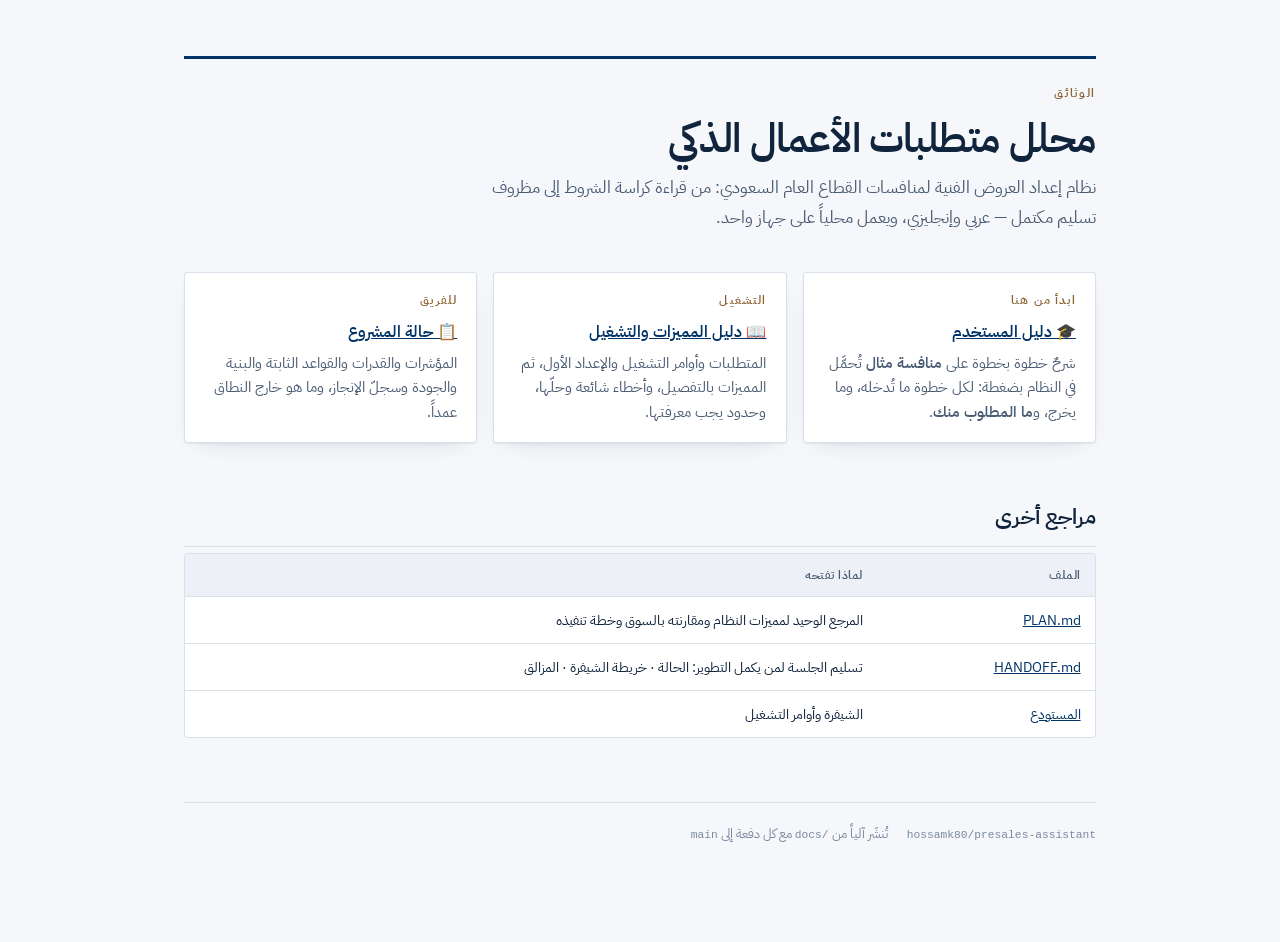
<file: docs/index.html>
<!DOCTYPE html>
<html lang="ar" dir="rtl">
<head>
<meta charset="utf-8">
<meta name="viewport" content="width=device-width, initial-scale=1">
<title>وثائق محلل متطلبات الأعمال الذكي</title>
<meta name="description" content="وثائق نظام إعداد العروض الفنية لمنافسات القطاع العام السعودي.">
<link rel="stylesheet" href="assets/report.css">
</head>
<body>
<div class="wrap">

<header class="masthead">
  <div class="eyebrow">الوثائق</div>
  <h1>محلل متطلبات الأعمال الذكي</h1>
  <p class="dek">
    نظام إعداد العروض الفنية لمنافسات القطاع العام السعودي: من قراءة كراسة
    الشروط إلى مظروف تسليم مكتمل — عربي وإنجليزي، ويعمل محلياً على جهاز واحد.
  </p>
</header>

<section style="margin-top:2.5rem;">
  <div class="cards">
    <div class="card">
      <span class="tag">ابدأ من هنا</span>
      <h3><a href="manual.html">🎓 دليل المستخدم</a></h3>
      <p>
        شرحٌ خطوة بخطوة على <strong>منافسة مثال</strong> تُحمَّل في النظام
        بضغطة: لكل خطوة ما تُدخله، وما يخرج، و<strong>ما المطلوب منك</strong>.
      </p>
    </div>
    <div class="card">
      <span class="tag">التشغيل</span>
      <h3><a href="guide.html">📖 دليل المميزات والتشغيل</a></h3>
      <p>
        المتطلبات وأوامر التشغيل والإعداد الأول، ثم المميزات بالتفصيل،
        وأخطاء شائعة وحلّها، وحدود يجب معرفتها.
      </p>
    </div>
    <div class="card">
      <span class="tag">للفريق</span>
      <h3><a href="status.html">📋 حالة المشروع</a></h3>
      <p>
        المؤشرات والقدرات والقواعد الثابتة والبنية والجودة وسجلّ الإنجاز،
        وما هو خارج النطاق عمداً.
      </p>
    </div>
  </div>
</section>

<section>
  <h2>مراجع أخرى</h2>
  <div class="scroll">
    <table>
      <thead><tr><th>الملف</th><th>لماذا تفتحه</th></tr></thead>
      <tbody>
        <tr>
          <td><a href="https://github.com/hossamk80/presales-assistant/blob/main/docs/PLAN.md">PLAN.md</a></td>
          <td>المرجع الوحيد لمميزات النظام ومقارنته بالسوق وخطة تنفيذه</td>
        </tr>
        <tr>
          <td><a href="https://github.com/hossamk80/presales-assistant/blob/main/docs/HANDOFF.md">HANDOFF.md</a></td>
          <td>تسليم الجلسة لمن يكمل التطوير: الحالة · خريطة الشيفرة · المزالق</td>
        </tr>
        <tr>
          <td><a href="https://github.com/hossamk80/presales-assistant">المستودع</a></td>
          <td>الشيفرة وأوامر التشغيل</td>
        </tr>
      </tbody>
    </table>
  </div>
</section>

<footer>
  <span><span class="mono">hossamk80/presales-assistant</span></span>
  <span>تُنشَر آلياً من <span class="mono">docs/</span> مع كل دفعة إلى <span class="mono">main</span></span>
</footer>

</div>
</body>
</html>
</file>
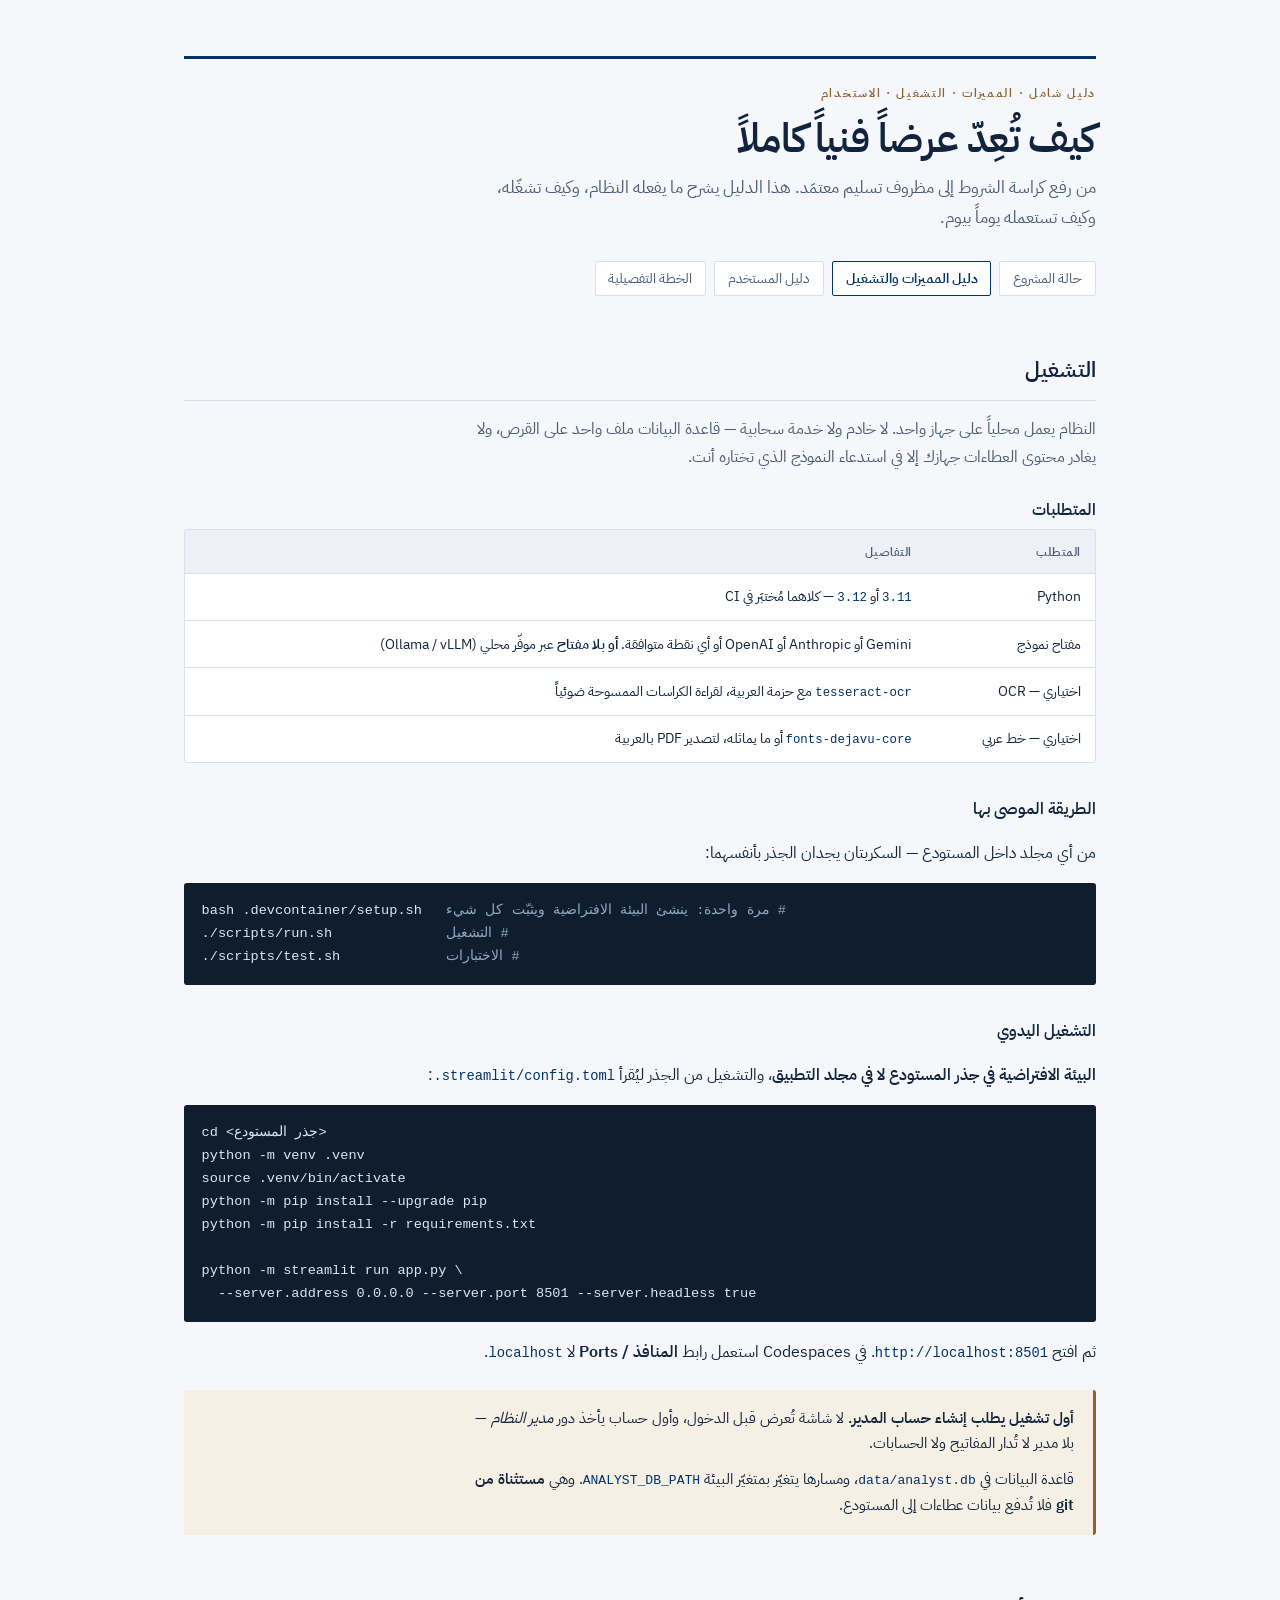
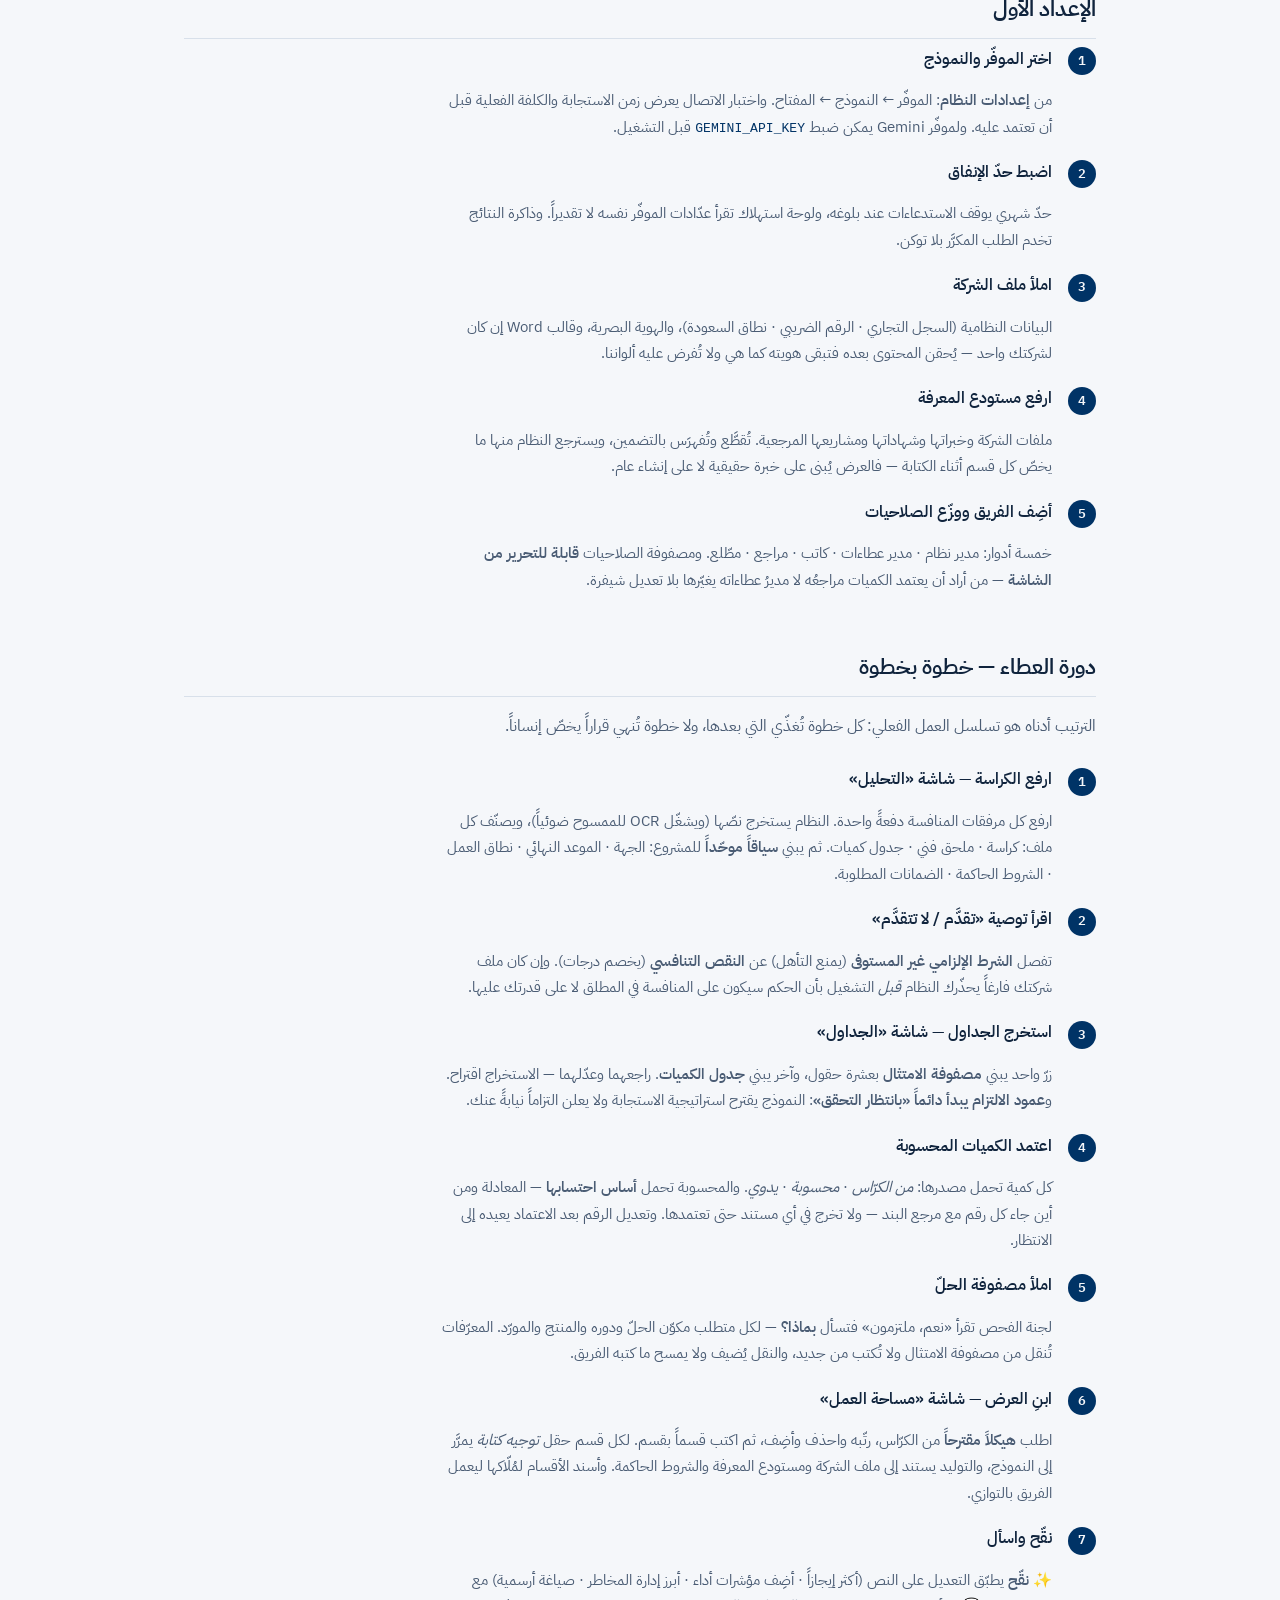
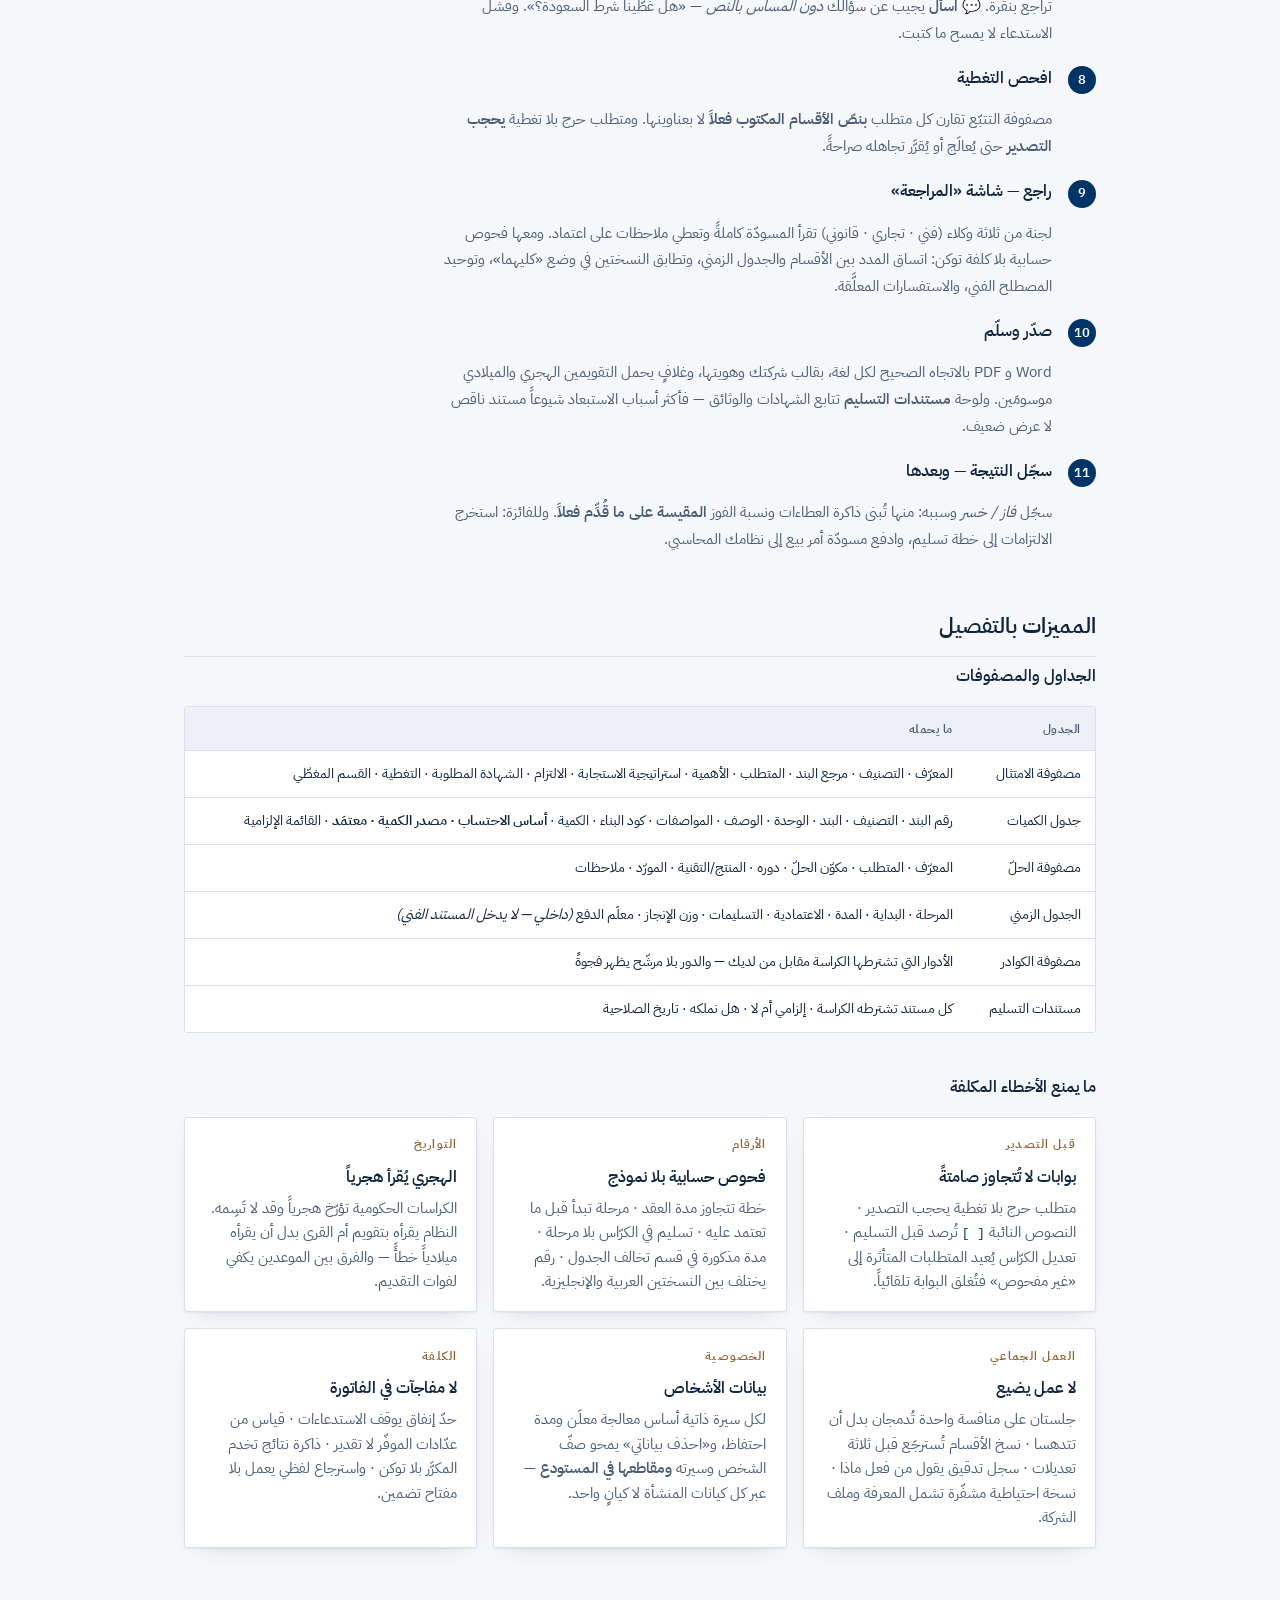
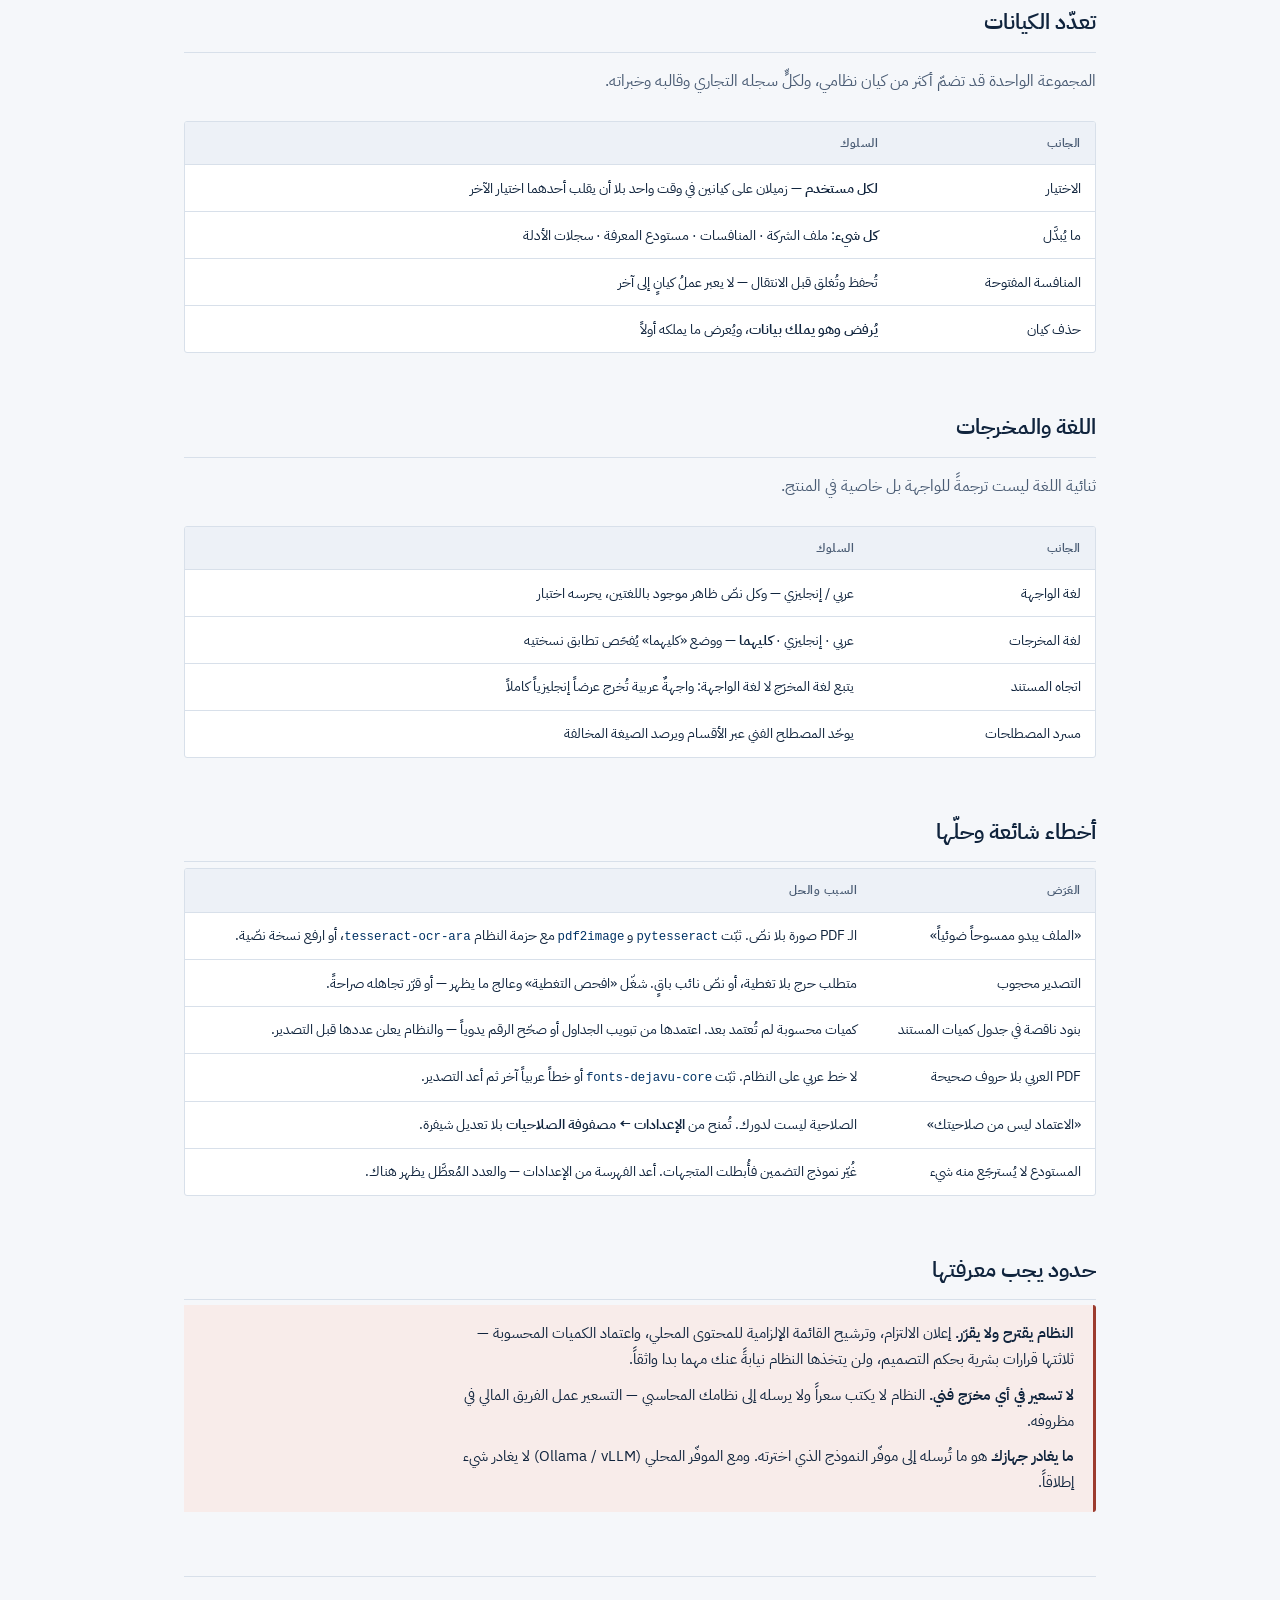
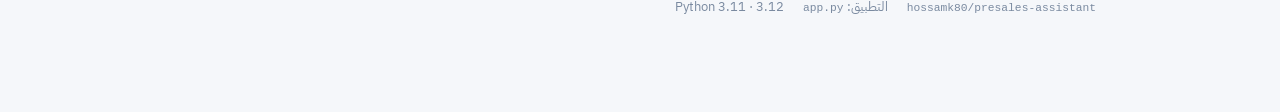
<file: docs/guide.html>
<!DOCTYPE html>
<html lang="ar" dir="rtl">
<head>
<meta charset="utf-8">
<meta name="viewport" content="width=device-width, initial-scale=1">
<title>دليل المميزات والتشغيل · محلل متطلبات الأعمال الذكي</title>
<link rel="stylesheet" href="assets/report.css">
</head>
<body>
<div class="wrap">

<header class="masthead">
  <div class="eyebrow">دليل شامل · المميزات · التشغيل · الاستخدام</div>
  <h1>كيف تُعِدّ عرضاً فنياً كاملاً</h1>
  <p class="dek">
    من رفع كراسة الشروط إلى مظروف تسليم معتمَد. هذا الدليل يشرح ما يفعله
    النظام، وكيف تشغّله، وكيف تستعمله يوماً بيوم.
  </p>
  <nav class="docnav">
    <a href="status.html">حالة المشروع</a>
    <a href="guide.html" aria-current="page">دليل المميزات والتشغيل</a>
    <a href="manual.html">دليل المستخدم</a>
    <a href="PLAN.md">الخطة التفصيلية</a>
  </nav>
</header>

<!-- ═══════════════════ الجزء الأول: التشغيل ═══════════════════ -->

<section>
  <h2>التشغيل</h2>
  <p class="lede">
    النظام يعمل محلياً على جهاز واحد. لا خادم ولا خدمة سحابية — قاعدة البيانات
    ملف واحد على القرص، ولا يغادر محتوى العطاءات جهازك إلا في استدعاء النموذج
    الذي تختاره أنت.
  </p>

  <h3>المتطلبات</h3>
  <div class="scroll">
    <table>
      <thead><tr><th>المتطلب</th><th>التفاصيل</th></tr></thead>
      <tbody>
        <tr><td>Python</td><td><code>3.11</code> أو <code>3.12</code> — كلاهما مُختبَر في CI</td></tr>
        <tr><td>مفتاح نموذج</td><td>Gemini أو Anthropic أو OpenAI أو أي نقطة متوافقة. <strong>أو بلا مفتاح</strong> عبر موفّر محلي (Ollama / vLLM)</td></tr>
        <tr><td>اختياري — OCR</td><td><code>tesseract-ocr</code> مع حزمة العربية، لقراءة الكراسات الممسوحة ضوئياً</td></tr>
        <tr><td>اختياري — خط عربي</td><td><code>fonts-dejavu-core</code> أو ما يماثله، لتصدير PDF بالعربية</td></tr>
      </tbody>
    </table>
  </div>

  <h3 style="margin-top:2rem;">الطريقة الموصى بها</h3>
  <p>من أي مجلد داخل المستودع — السكربتان يجدان الجذر بأنفسهما:</p>
  <pre><code>bash .devcontainer/setup.sh   <span class="c"># مرة واحدة: ينشئ البيئة الافتراضية ويثبّت كل شيء</span>
./scripts/run.sh              <span class="c"># التشغيل</span>
./scripts/test.sh             <span class="c"># الاختبارات</span></code></pre>

  <h3 style="margin-top:2rem;">التشغيل اليدوي</h3>
  <p>
    <strong>البيئة الافتراضية في جذر المستودع لا في مجلد التطبيق</strong>،
    والتشغيل من الجذر ليُقرأ <code>.streamlit/config.toml</code>:
  </p>
  <pre><code>cd &lt;جذر المستودع&gt;
python -m venv .venv
source .venv/bin/activate
python -m pip install --upgrade pip
python -m pip install -r requirements.txt

python -m streamlit run app.py \
  --server.address 0.0.0.0 --server.port 8501 --server.headless true</code></pre>
  <p>ثم افتح <code>http://localhost:8501</code>. في Codespaces استعمل رابط
  <strong>المنافذ / Ports</strong> لا <code>localhost</code>.</p>

  <div class="note" style="margin-top:1.5rem;">
    <p>
      <strong>أول تشغيل يطلب إنشاء حساب المدير.</strong> لا شاشة تُعرض قبل
      الدخول، وأول حساب يأخذ دور <em>مدير النظام</em> — بلا مدير لا تُدار
      المفاتيح ولا الحسابات.
    </p>
    <p>
      قاعدة البيانات في
      <code>data/analyst.db</code>،
      ومسارها يتغيّر بمتغيّر البيئة <code>ANALYST_DB_PATH</code>. وهي
      <strong>مستثناة من git</strong> فلا تُدفع بيانات عطاءات إلى المستودع.
    </p>
  </div>
</section>

<section>
  <h2>الإعداد الأول</h2>
  <ol class="steps">
    <li>
      <div class="body">
        <h3>اختر الموفّر والنموذج</h3>
        <p>
          من <strong>إعدادات النظام</strong>: الموفّر ← النموذج ← المفتاح.
          واختبار الاتصال يعرض زمن الاستجابة والكلفة الفعلية قبل أن تعتمد
          عليه. ولموفّر Gemini يمكن ضبط <code>GEMINI_API_KEY</code> قبل التشغيل.
        </p>
      </div>
    </li>
    <li>
      <div class="body">
        <h3>اضبط حدّ الإنفاق</h3>
        <p>
          حدّ شهري يوقف الاستدعاءات عند بلوغه، ولوحة استهلاك تقرأ عدّادات
          الموفّر نفسه لا تقديراً. وذاكرة النتائج تخدم الطلب المكرَّر بلا توكن.
        </p>
      </div>
    </li>
    <li>
      <div class="body">
        <h3>املأ ملف الشركة</h3>
        <p>
          البيانات النظامية (السجل التجاري · الرقم الضريبي · نطاق السعودة)،
          والهوية البصرية، وقالب Word إن كان لشركتك واحد — يُحقن المحتوى بعده
          فتبقى هويته كما هي ولا تُفرض عليه ألواننا.
        </p>
      </div>
    </li>
    <li>
      <div class="body">
        <h3>ارفع مستودع المعرفة</h3>
        <p>
          ملفات الشركة وخبراتها وشهاداتها ومشاريعها المرجعية. تُقطَّع وتُفهرَس
          بالتضمين، ويسترجع النظام منها ما يخصّ كل قسم أثناء الكتابة — فالعرض
          يُبنى على خبرة حقيقية لا على إنشاء عام.
        </p>
      </div>
    </li>
    <li>
      <div class="body">
        <h3>أضِف الفريق ووزّع الصلاحيات</h3>
        <p>
          خمسة أدوار: مدير نظام · مدير عطاءات · كاتب · مراجع · مطّلع. ومصفوفة
          الصلاحيات <strong>قابلة للتحرير من الشاشة</strong> — من أراد أن
          يعتمد الكميات مراجعُه لا مديرُ عطاءاته يغيّرها بلا تعديل شيفرة.
        </p>
      </div>
    </li>
  </ol>
</section>

<!-- ═══════════════════ الجزء الثاني: الاستخدام ═══════════════════ -->

<section>
  <h2>دورة العطاء — خطوة بخطوة</h2>
  <p class="lede">
    الترتيب أدناه هو تسلسل العمل الفعلي: كل خطوة تُغذّي التي بعدها، ولا خطوة
    تُنهي قراراً يخصّ إنساناً.
  </p>

  <ol class="steps">
    <li>
      <div class="body">
        <h3>ارفع الكراسة — شاشة «التحليل»</h3>
        <p>
          ارفع كل مرفقات المنافسة دفعةً واحدة. النظام يستخرج نصّها (ويشغّل OCR
          للممسوح ضوئياً)، ويصنّف كل ملف: كراسة · ملحق فني · جدول كميات. ثم
          يبني <strong>سياقاً موحّداً</strong> للمشروع: الجهة · الموعد النهائي ·
          نطاق العمل · الشروط الحاكمة · الضمانات المطلوبة.
        </p>
      </div>
    </li>
    <li>
      <div class="body">
        <h3>اقرأ توصية «تقدَّم / لا تتقدَّم»</h3>
        <p>
          تفصل <strong>الشرط الإلزامي غير المستوفى</strong> (يمنع التأهل) عن
          <strong>النقص التنافسي</strong> (يخصم درجات). وإن كان ملف شركتك
          فارغاً يحذّرك النظام <em>قبل</em> التشغيل بأن الحكم سيكون على المنافسة
          في المطلق لا على قدرتك عليها.
        </p>
      </div>
    </li>
    <li>
      <div class="body">
        <h3>استخرج الجداول — شاشة «الجداول»</h3>
        <p>
          زرّ واحد يبني <strong>مصفوفة الامتثال</strong> بعشرة حقول، وآخر يبني
          <strong>جدول الكميات</strong>. راجعهما وعدّلهما — الاستخراج اقتراح.
          و<strong>عمود الالتزام يبدأ دائماً «بانتظار التحقق»</strong>: النموذج
          يقترح استراتيجية الاستجابة ولا يعلن التزاماً نيابةً عنك.
        </p>
      </div>
    </li>
    <li>
      <div class="body">
        <h3>اعتمد الكميات المحسوبة</h3>
        <p>
          كل كمية تحمل مصدرها: <em>من الكرّاس</em> · <em>محسوبة</em> ·
          <em>يدوي</em>. والمحسوبة تحمل <strong>أساس احتسابها</strong> —
          المعادلة ومن أين جاء كل رقم مع مرجع البند — ولا تخرج في أي مستند
          حتى تعتمدها. وتعديل الرقم بعد الاعتماد يعيده إلى الانتظار.
        </p>
      </div>
    </li>
    <li>
      <div class="body">
        <h3>املأ مصفوفة الحلّ</h3>
        <p>
          لجنة الفحص تقرأ «نعم، ملتزمون» فتسأل <strong>بماذا؟</strong> — لكل
          متطلب مكوّن الحلّ ودوره والمنتج والمورّد. المعرّفات تُنقل من مصفوفة
          الامتثال ولا تُكتب من جديد، والنقل يُضيف ولا يمسح ما كتبه الفريق.
        </p>
      </div>
    </li>
    <li>
      <div class="body">
        <h3>ابنِ العرض — شاشة «مساحة العمل»</h3>
        <p>
          اطلب <strong>هيكلاً مقترحاً</strong> من الكرّاس، رتّبه واحذف وأضِف،
          ثم اكتب قسماً بقسم. لكل قسم حقل <em>توجيه كتابة</em> يمرَّر إلى
          النموذج، والتوليد يستند إلى ملف الشركة ومستودع المعرفة والشروط
          الحاكمة. وأسند الأقسام لمُلّاكها ليعمل الفريق بالتوازي.
        </p>
      </div>
    </li>
    <li>
      <div class="body">
        <h3>نقّح واسأل</h3>
        <p>
          <strong>✨ نقّح</strong> يطبّق التعديل على النص (أكثر إيجازاً · أضِف
          مؤشرات أداء · أبرز إدارة المخاطر · صياغة أرسمية) مع تراجع بنقرة.
          <strong>💬 اسأل</strong> يجيب عن سؤالك <em>دون المساس بالنص</em> —
          «هل غطّينا شرط السعودة؟». وفشل الاستدعاء لا يمسح ما كتبت.
        </p>
      </div>
    </li>
    <li>
      <div class="body">
        <h3>افحص التغطية</h3>
        <p>
          مصفوفة التتبّع تقارن كل متطلب <strong>بنصّ الأقسام المكتوب فعلاً</strong>
          لا بعناوينها. ومتطلب حرج بلا تغطية <strong>يحجب التصدير</strong> حتى
          يُعالَج أو يُقرَّر تجاهله صراحةً.
        </p>
      </div>
    </li>
    <li>
      <div class="body">
        <h3>راجع — شاشة «المراجعة»</h3>
        <p>
          لجنة من ثلاثة وكلاء (فني · تجاري · قانوني) تقرأ المسودّة كاملةً
          وتعطي ملاحظات على اعتماد. ومعها فحوص حسابية بلا كلفة توكن: اتساق
          المدد بين الأقسام والجدول الزمني، وتطابق النسختين في وضع «كليهما»،
          وتوحيد المصطلح الفني، والاستفسارات المعلَّقة.
        </p>
      </div>
    </li>
    <li>
      <div class="body">
        <h3>صدّر وسلّم</h3>
        <p>
          Word و PDF بالاتجاه الصحيح لكل لغة، بقالب شركتك وهويتها، وغلافٍ
          يحمل التقويمين الهجري والميلادي موسومَين. ولوحة <strong>مستندات
          التسليم</strong> تتابع الشهادات والوثائق — فأكثر أسباب الاستبعاد
          شيوعاً مستند ناقص لا عرض ضعيف.
        </p>
      </div>
    </li>
    <li>
      <div class="body">
        <h3>سجّل النتيجة — وبعدها</h3>
        <p>
          سجّل <em>فاز / خسر</em> وسببه: منها تُبنى ذاكرة العطاءات ونسبة الفوز
          <strong>المقيسة على ما قُدِّم فعلاً</strong>. وللفائزة: استخرج
          الالتزامات إلى خطة تسليم، وادفع مسودّة أمر بيع إلى نظامك المحاسبي.
        </p>
      </div>
    </li>
  </ol>
</section>

<!-- ═══════════════════ الجزء الثالث: المميزات ═══════════════════ -->

<section>
  <h2>المميزات بالتفصيل</h2>

  <h3 style="margin-bottom:1rem;">الجداول والمصفوفات</h3>
  <div class="scroll">
    <table>
      <thead><tr><th>الجدول</th><th>ما يحمله</th></tr></thead>
      <tbody>
        <tr>
          <td>مصفوفة الامتثال</td>
          <td>المعرّف · التصنيف · مرجع البند · المتطلب · الأهمية · استراتيجية الاستجابة · الالتزام · الشهادة المطلوبة · التغطية · القسم المغطّي</td>
        </tr>
        <tr>
          <td>جدول الكميات</td>
          <td>رقم البند · التصنيف · البند · الوحدة · الوصف · المواصفات · كود البناء · الكمية · <strong>أساس الاحتساب · مصدر الكمية · معتمَد</strong> · القائمة الإلزامية</td>
        </tr>
        <tr>
          <td>مصفوفة الحلّ</td>
          <td>المعرّف · المتطلب · مكوّن الحلّ · دوره · المنتج/التقنية · المورّد · ملاحظات</td>
        </tr>
        <tr>
          <td>الجدول الزمني</td>
          <td>المرحلة · البداية · المدة · الاعتمادية · التسليمات · وزن الإنجاز · معلَم الدفع <em>(داخلي — لا يدخل المستند الفني)</em></td>
        </tr>
        <tr>
          <td>مصفوفة الكوادر</td>
          <td>الأدوار التي تشترطها الكراسة مقابل من لديك — والدور بلا مرشّح يظهر فجوةً</td>
        </tr>
        <tr>
          <td>مستندات التسليم</td>
          <td>كل مستند تشترطه الكراسة · إلزامي أم لا · هل نملكه · تاريخ الصلاحية</td>
        </tr>
      </tbody>
    </table>
  </div>

  <h3 style="margin:2.5rem 0 1rem;">ما يمنع الأخطاء المكلفة</h3>
  <div class="cards">
    <div class="card">
      <span class="tag">قبل التصدير</span>
      <h3>بوابات لا تُتجاوز صامتةً</h3>
      <p>
        متطلب حرج بلا تغطية يحجب التصدير · النصوص النائبة <code>[ ]</code>
        تُرصد قبل التسليم · تعديل الكرّاس يُعيد المتطلبات المتأثرة إلى «غير
        مفحوص» فتُغلق البوابة تلقائياً.
      </p>
    </div>
    <div class="card">
      <span class="tag">الأرقام</span>
      <h3>فحوص حسابية بلا نموذج</h3>
      <p>
        خطة تتجاوز مدة العقد · مرحلة تبدأ قبل ما تعتمد عليه · تسليم في الكرّاس
        بلا مرحلة · مدة مذكورة في قسم تخالف الجدول · رقم يختلف بين النسختين
        العربية والإنجليزية.
      </p>
    </div>
    <div class="card">
      <span class="tag">التواريخ</span>
      <h3>الهجري يُقرأ هجرياً</h3>
      <p>
        الكراسات الحكومية تؤرّخ هجرياً وقد لا تَسِمه. النظام يقرأه بتقويم أم
        القرى بدل أن يقرأه ميلادياً خطأً — والفرق بين الموعدين يكفي لفوات
        التقديم.
      </p>
    </div>
    <div class="card">
      <span class="tag">العمل الجماعي</span>
      <h3>لا عمل يضيع</h3>
      <p>
        جلستان على منافسة واحدة تُدمجان بدل أن تتدهسا · نسخ الأقسام تُسترجَع
        قبل ثلاثة تعديلات · سجل تدقيق يقول من فعل ماذا · نسخة احتياطية مشفّرة
        تشمل المعرفة وملف الشركة.
      </p>
    </div>
    <div class="card">
      <span class="tag">الخصوصية</span>
      <h3>بيانات الأشخاص</h3>
      <p>
        لكل سيرة ذاتية أساس معالجة معلَن ومدة احتفاظ، و«احذف بياناتي» يمحو
        صفّ الشخص وسيرته <strong>ومقاطعها في المستودع</strong> — عبر كل
        كيانات المنشأة لا كيانٍ واحد.
      </p>
    </div>
    <div class="card">
      <span class="tag">الكلفة</span>
      <h3>لا مفاجآت في الفاتورة</h3>
      <p>
        حدّ إنفاق يوقف الاستدعاءات · قياس من عدّادات الموفّر لا تقدير · ذاكرة
        نتائج تخدم المكرَّر بلا توكن · واسترجاع لفظي يعمل بلا مفتاح تضمين.
      </p>
    </div>
  </div>
</section>

<section>
  <h2>تعدّد الكيانات</h2>
  <p class="lede">
    المجموعة الواحدة قد تضمّ أكثر من كيان نظامي، ولكلٍّ سجله التجاري وقالبه
    وخبراته.
  </p>
  <div class="scroll">
    <table>
      <thead><tr><th>الجانب</th><th>السلوك</th></tr></thead>
      <tbody>
        <tr><td>الاختيار</td><td><strong>لكل مستخدم</strong> — زميلان على كيانين في وقت واحد بلا أن يقلب أحدهما اختيار الآخر</td></tr>
        <tr><td>ما يُبدَّل</td><td><strong>كل شيء</strong>: ملف الشركة · المنافسات · مستودع المعرفة · سجلات الأدلة</td></tr>
        <tr><td>المنافسة المفتوحة</td><td>تُحفظ وتُغلق قبل الانتقال — لا يعبر عملُ كيانٍ إلى آخر</td></tr>
        <tr><td>حذف كيان</td><td><strong>يُرفض وهو يملك بيانات</strong>، ويُعرض ما يملكه أولاً</td></tr>
      </tbody>
    </table>
  </div>
</section>

<section>
  <h2>اللغة والمخرجات</h2>
  <p class="lede">
    ثنائية اللغة ليست ترجمةً للواجهة بل خاصية في المنتج.
  </p>
  <div class="scroll">
    <table>
      <thead><tr><th>الجانب</th><th>السلوك</th></tr></thead>
      <tbody>
        <tr><td>لغة الواجهة</td><td>عربي / إنجليزي — وكل نصّ ظاهر موجود باللغتين، يحرسه اختبار</td></tr>
        <tr><td>لغة المخرجات</td><td>عربي · إنجليزي · <strong>كليهما</strong> — ووضع «كليهما» يُفحَص تطابق نسختيه</td></tr>
        <tr><td>اتجاه المستند</td><td>يتبع لغة المخرَج لا لغة الواجهة: واجهةٌ عربية تُخرج عرضاً إنجليزياً كاملاً</td></tr>
        <tr><td>مسرد المصطلحات</td><td>يوحّد المصطلح الفني عبر الأقسام ويرصد الصيغة المخالفة</td></tr>
      </tbody>
    </table>
  </div>
</section>

<section>
  <h2>أخطاء شائعة وحلّها</h2>
  <div class="scroll">
    <table>
      <thead><tr><th>العَرَض</th><th>السبب والحل</th></tr></thead>
      <tbody>
        <tr>
          <td>«الملف يبدو ممسوحاً ضوئياً»</td>
          <td>الـ PDF صورة بلا نصّ. ثبّت <code>pytesseract</code> و <code>pdf2image</code> مع حزمة النظام <code>tesseract-ocr-ara</code>، أو ارفع نسخة نصّية.</td>
        </tr>
        <tr>
          <td>التصدير محجوب</td>
          <td>متطلب حرج بلا تغطية، أو نصّ نائب باقٍ. شغّل «افحص التغطية» وعالج ما يظهر — أو قرّر تجاهله صراحةً.</td>
        </tr>
        <tr>
          <td>بنود ناقصة في جدول كميات المستند</td>
          <td>كميات محسوبة لم تُعتمد بعد. اعتمدها من تبويب الجداول أو صحّح الرقم يدوياً — والنظام يعلن عددها قبل التصدير.</td>
        </tr>
        <tr>
          <td>PDF العربي بلا حروف صحيحة</td>
          <td>لا خط عربي على النظام. ثبّت <code>fonts-dejavu-core</code> أو خطاً عربياً آخر ثم أعد التصدير.</td>
        </tr>
        <tr>
          <td>«الاعتماد ليس من صلاحيتك»</td>
          <td>الصلاحية ليست لدورك. تُمنح من <strong>الإعدادات ← مصفوفة الصلاحيات</strong> بلا تعديل شيفرة.</td>
        </tr>
        <tr>
          <td>المستودع لا يُسترجَع منه شيء</td>
          <td>غُيّر نموذج التضمين فأُبطلت المتجهات. أعد الفهرسة من الإعدادات — والعدد المُعطَّل يظهر هناك.</td>
        </tr>
      </tbody>
    </table>
  </div>
</section>

<section>
  <h2>حدود يجب معرفتها</h2>
  <div class="warn">
    <p>
      <strong>النظام يقترح ولا يقرّر.</strong> إعلان الالتزام، وترشيح القائمة
      الإلزامية للمحتوى المحلي، واعتماد الكميات المحسوبة — ثلاثتها قرارات
      بشرية بحكم التصميم، ولن يتخذها النظام نيابةً عنك مهما بدا واثقاً.
    </p>
    <p>
      <strong>لا تسعير في أي مخرَج فني.</strong> النظام لا يكتب سعراً ولا
      يرسله إلى نظامك المحاسبي — التسعير عمل الفريق المالي في مظروفه.
    </p>
    <p>
      <strong>ما يغادر جهازك</strong> هو ما تُرسله إلى موفّر النموذج الذي
      اخترته. ومع الموفّر المحلي (Ollama / vLLM) لا يغادر شيء إطلاقاً.
    </p>
  </div>
</section>

<footer>
  <span><span class="mono">hossamk80/presales-assistant</span></span>
  <span>التطبيق: <span class="mono">app.py</span></span>
  <span>Python 3.11 · 3.12</span>
</footer>

</div>
</body>
</html>
</file>
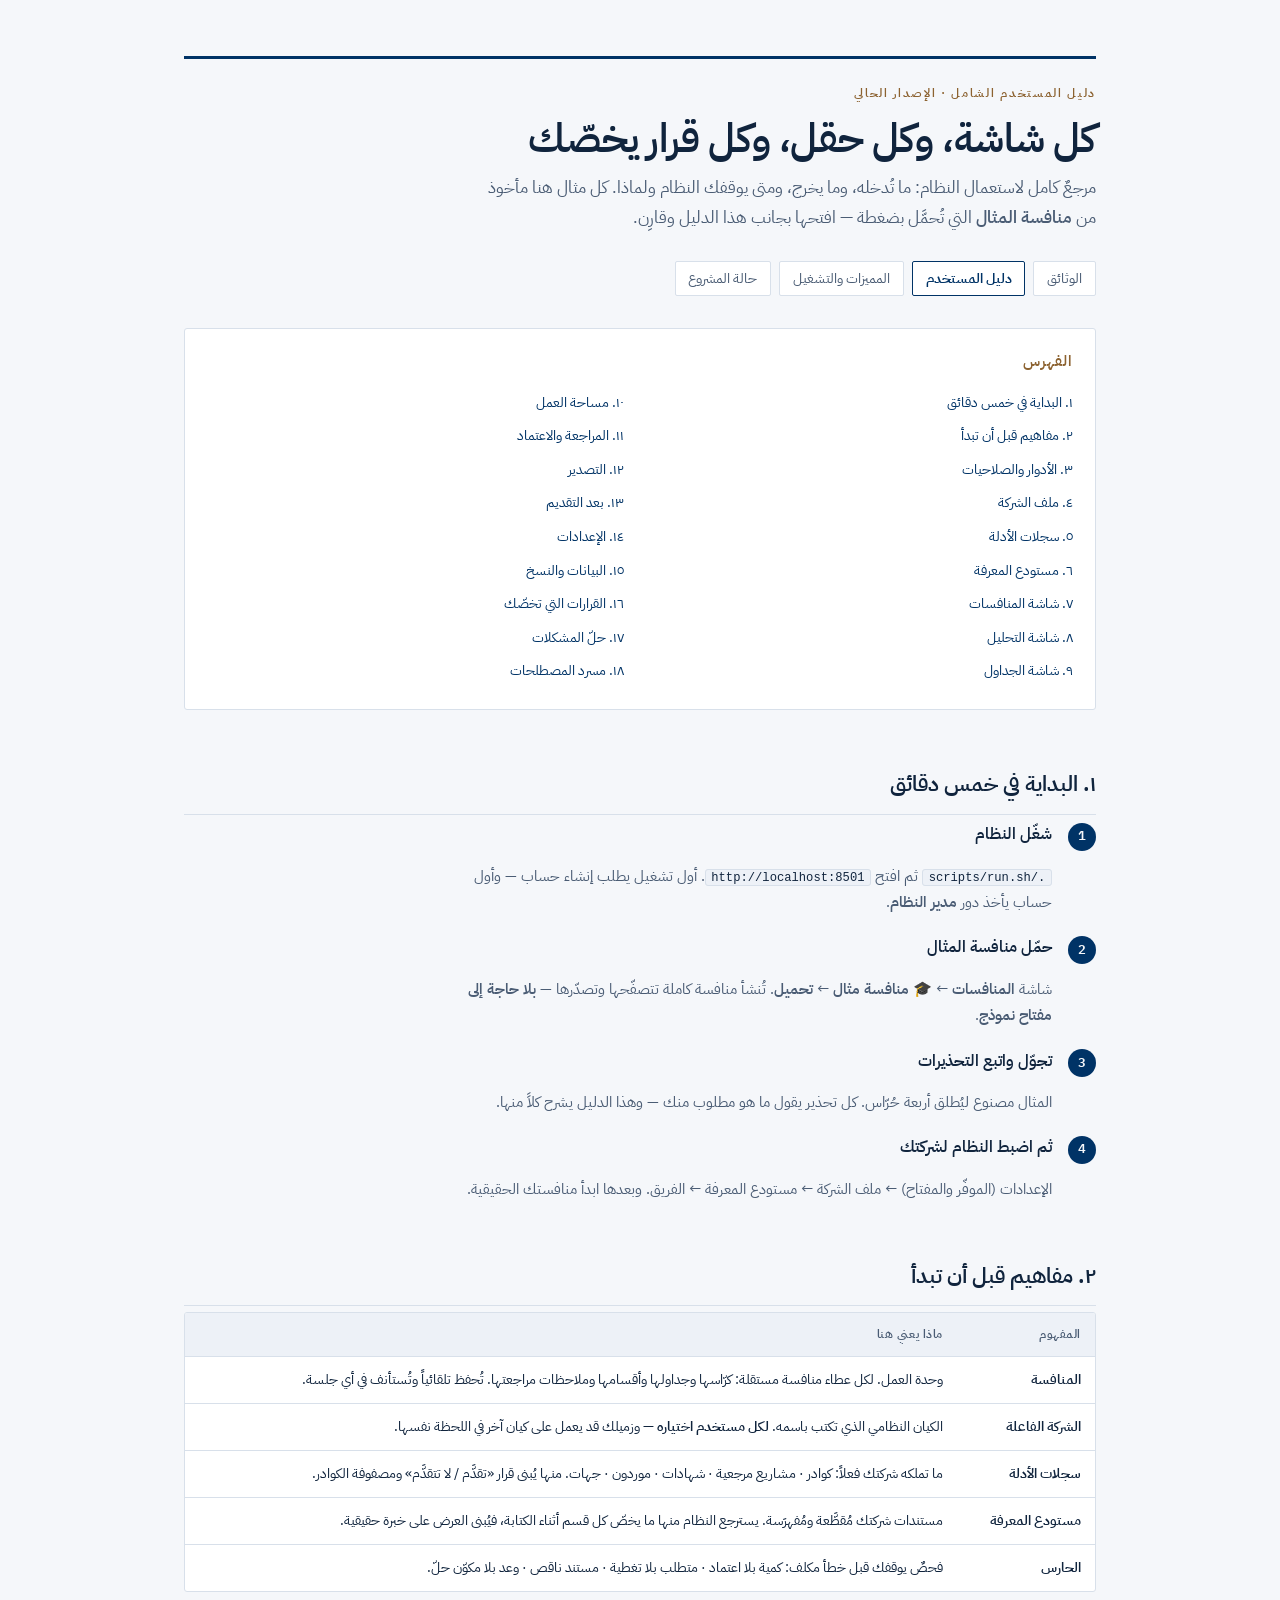
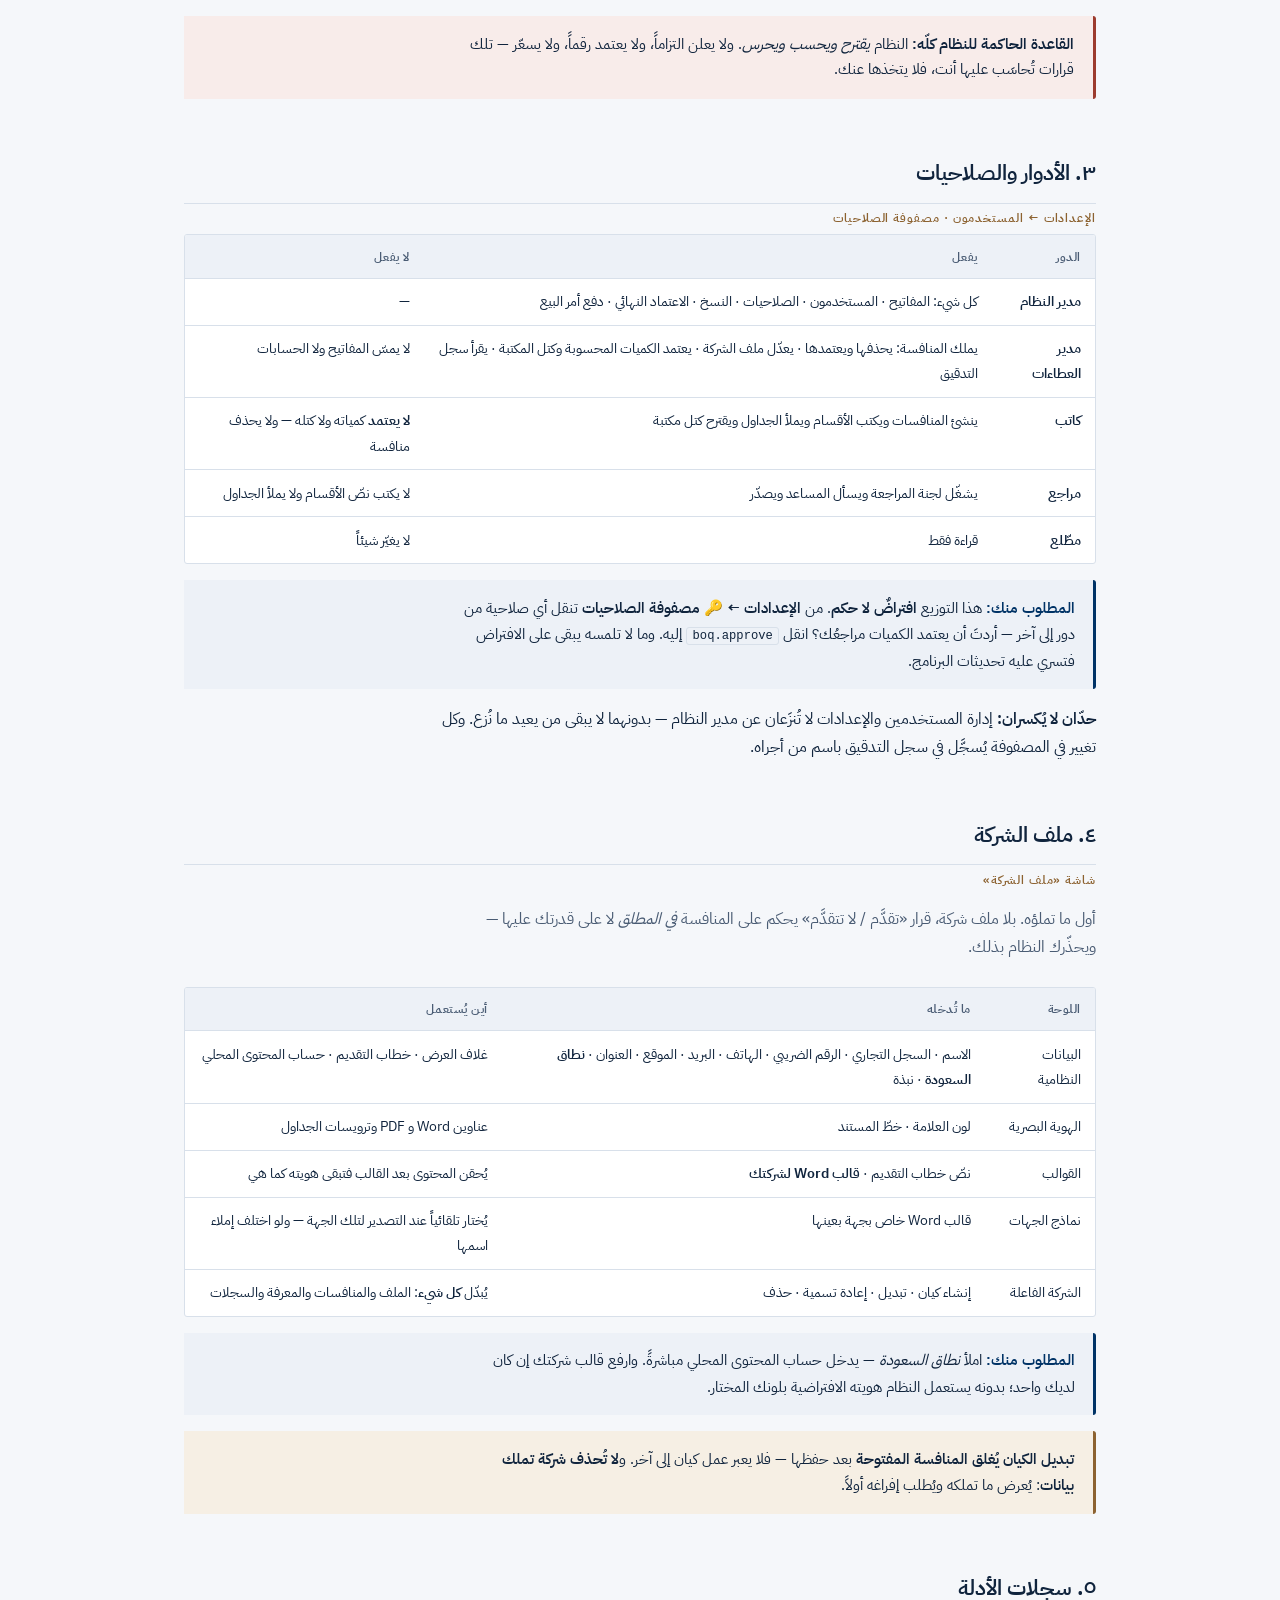
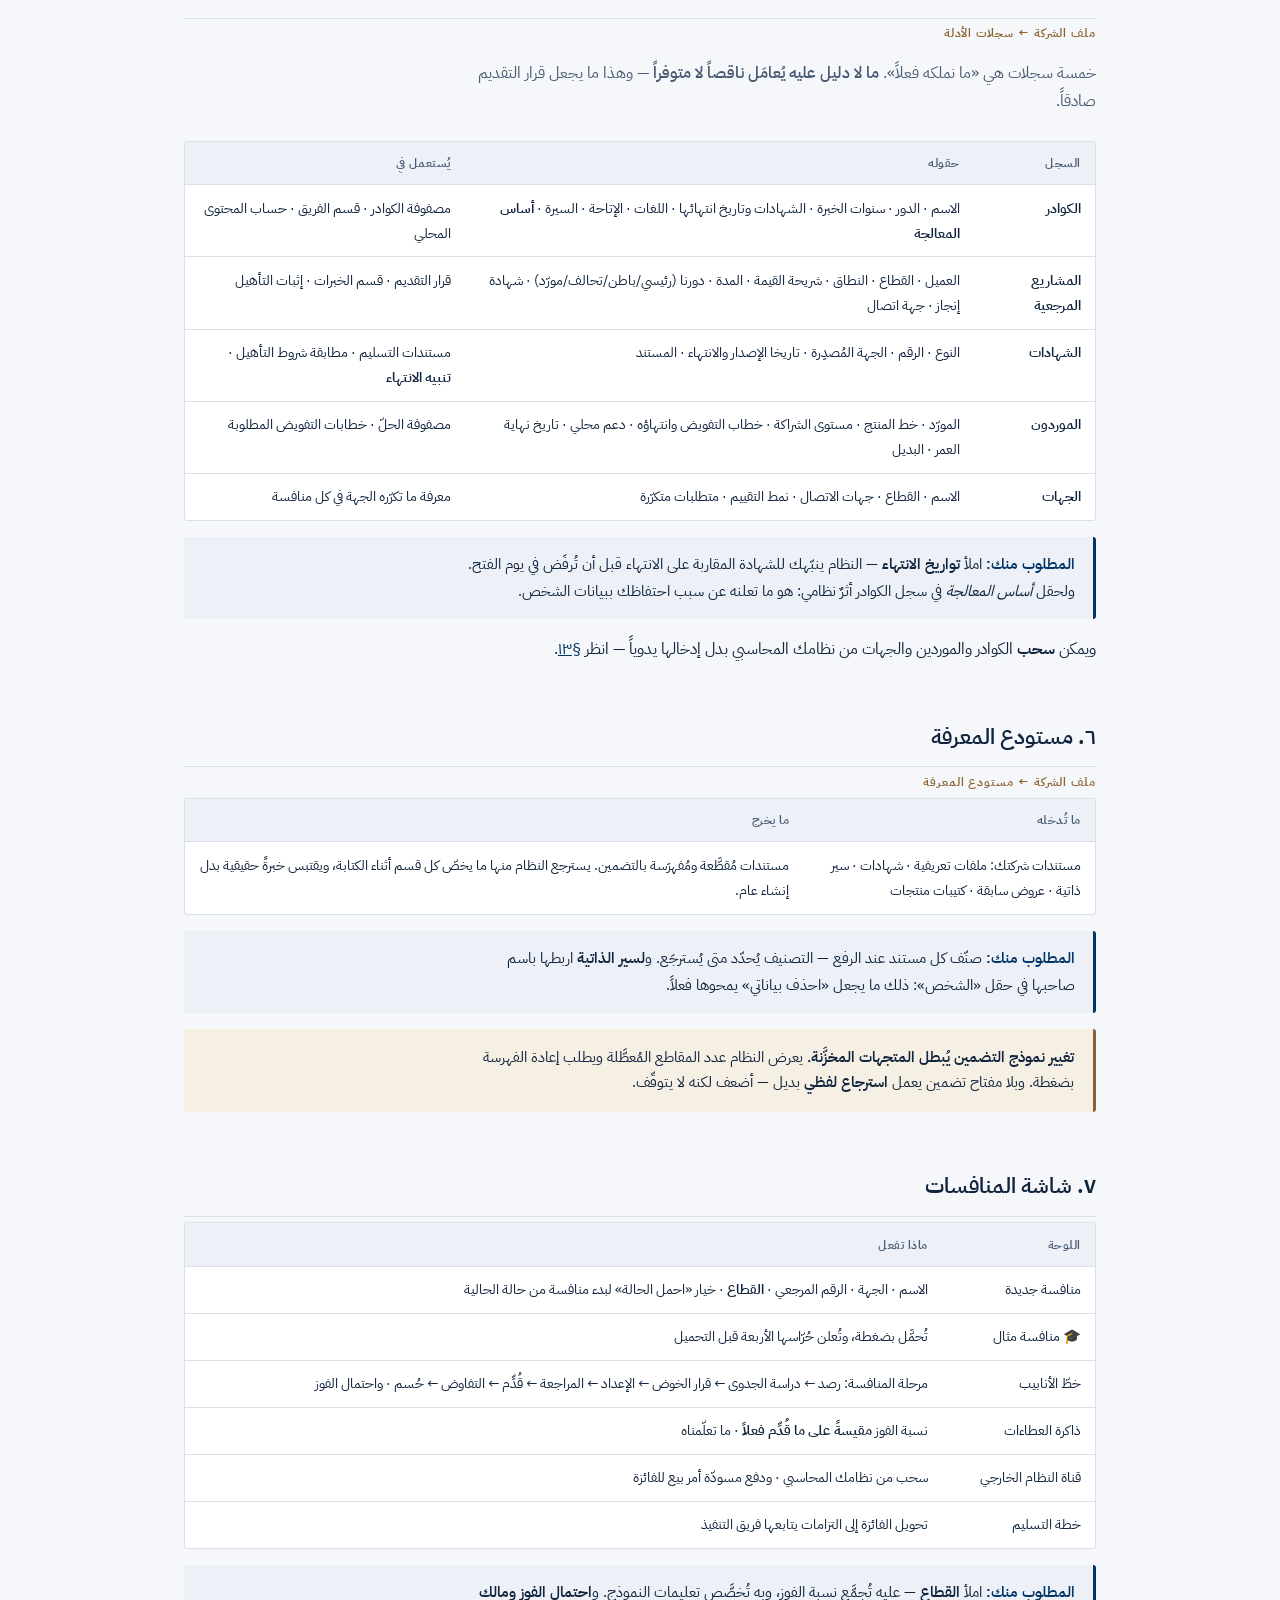
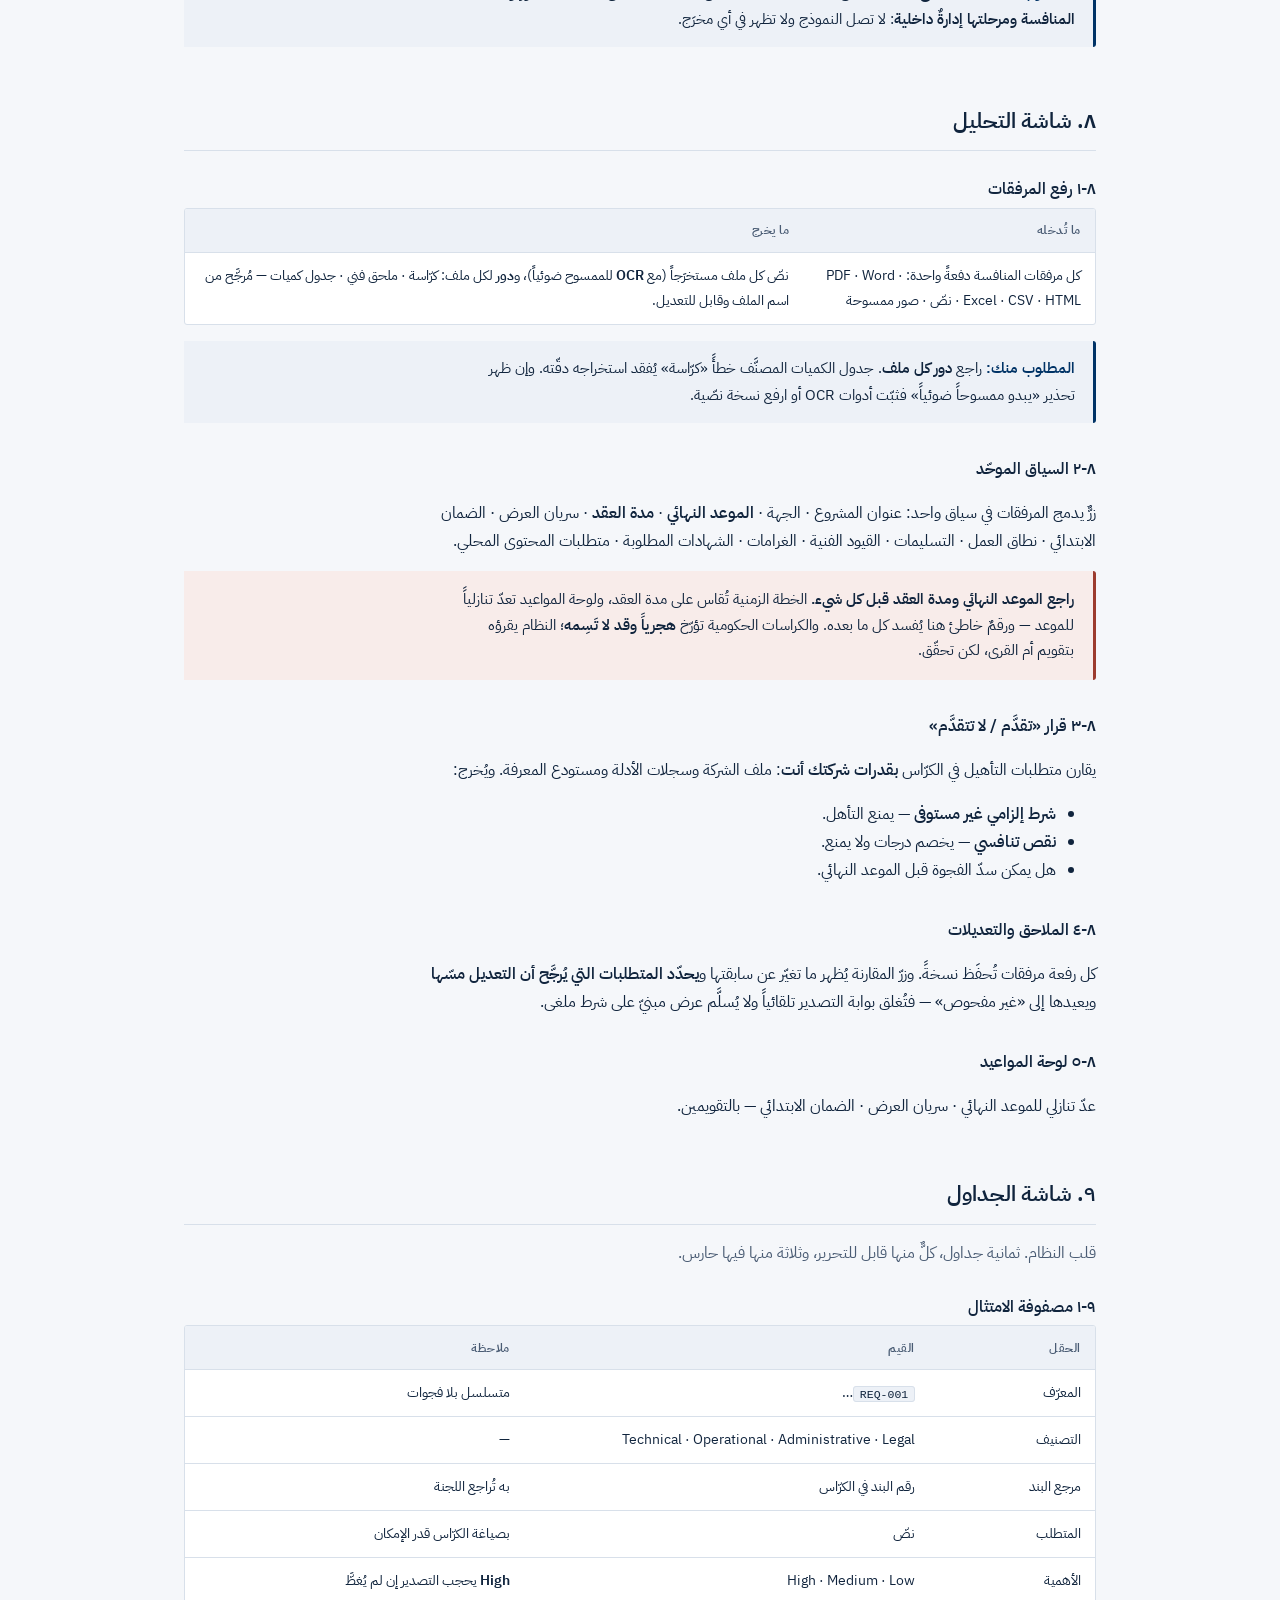
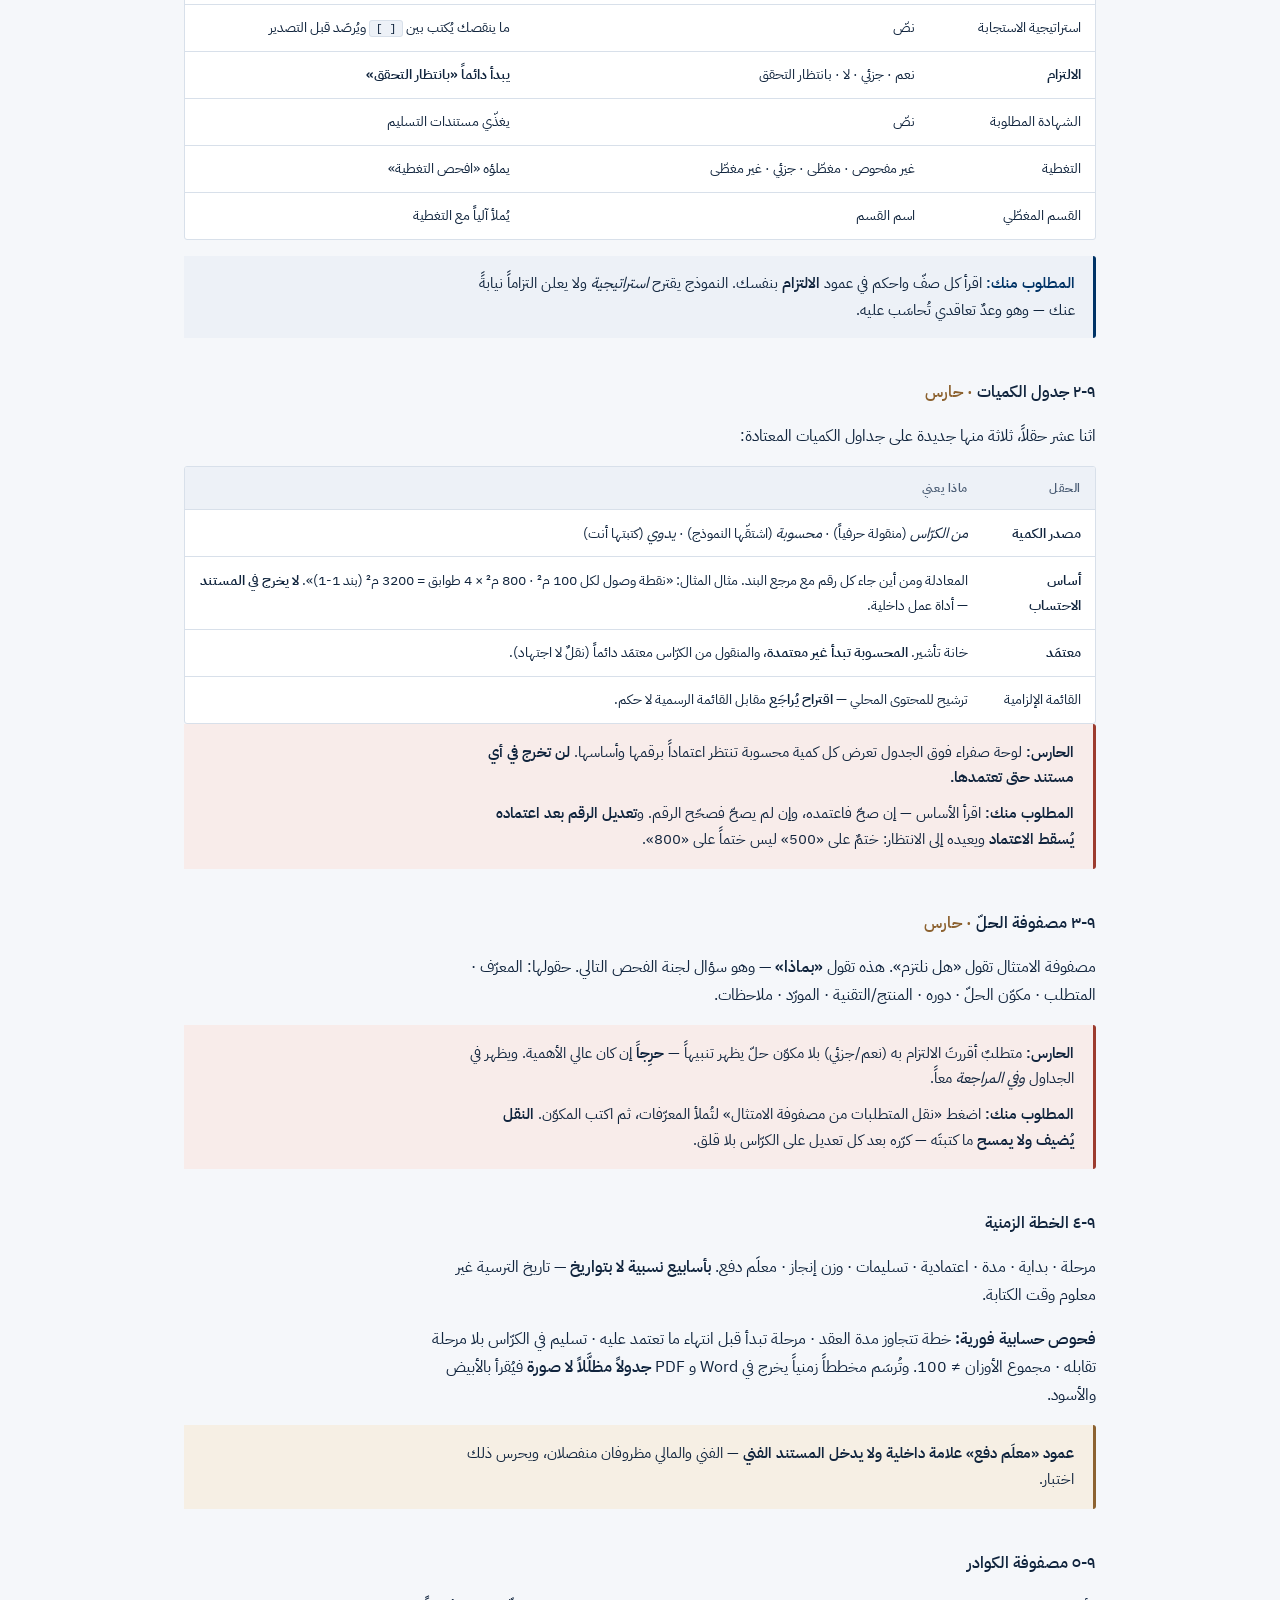
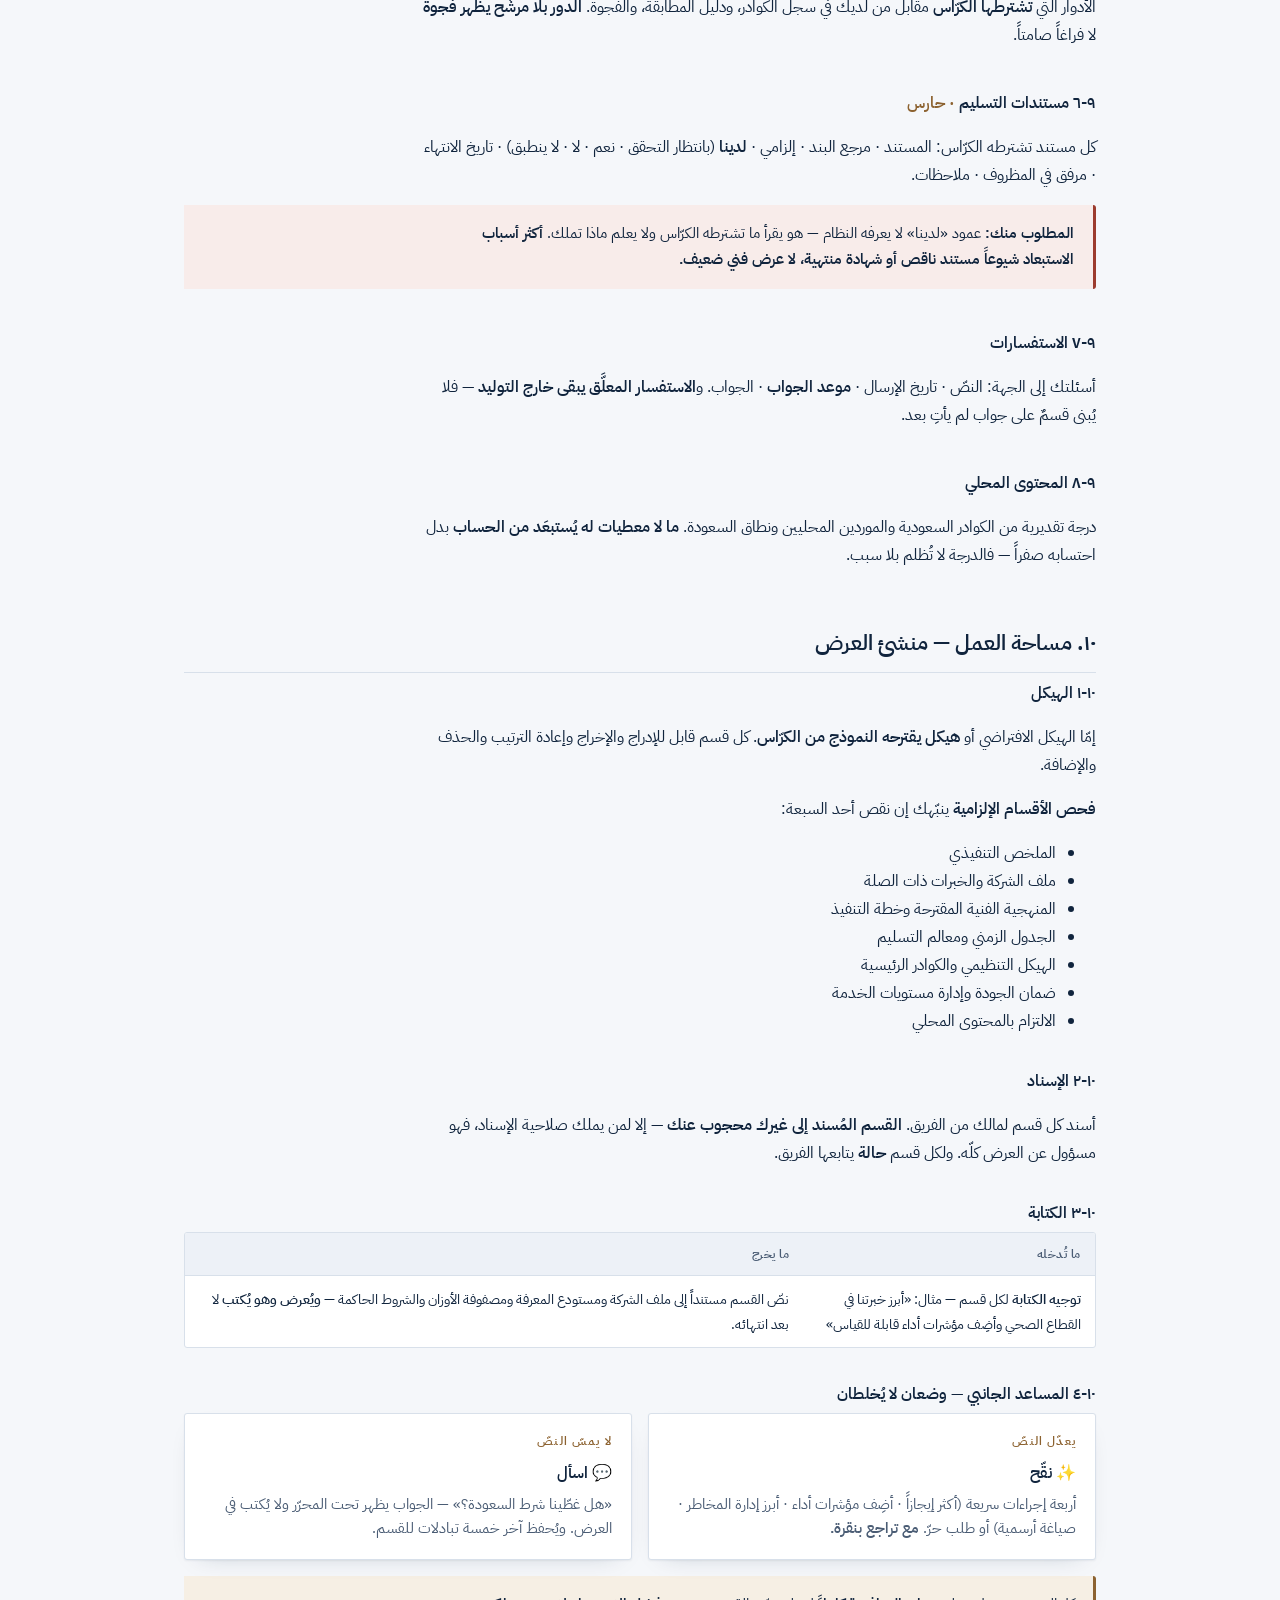
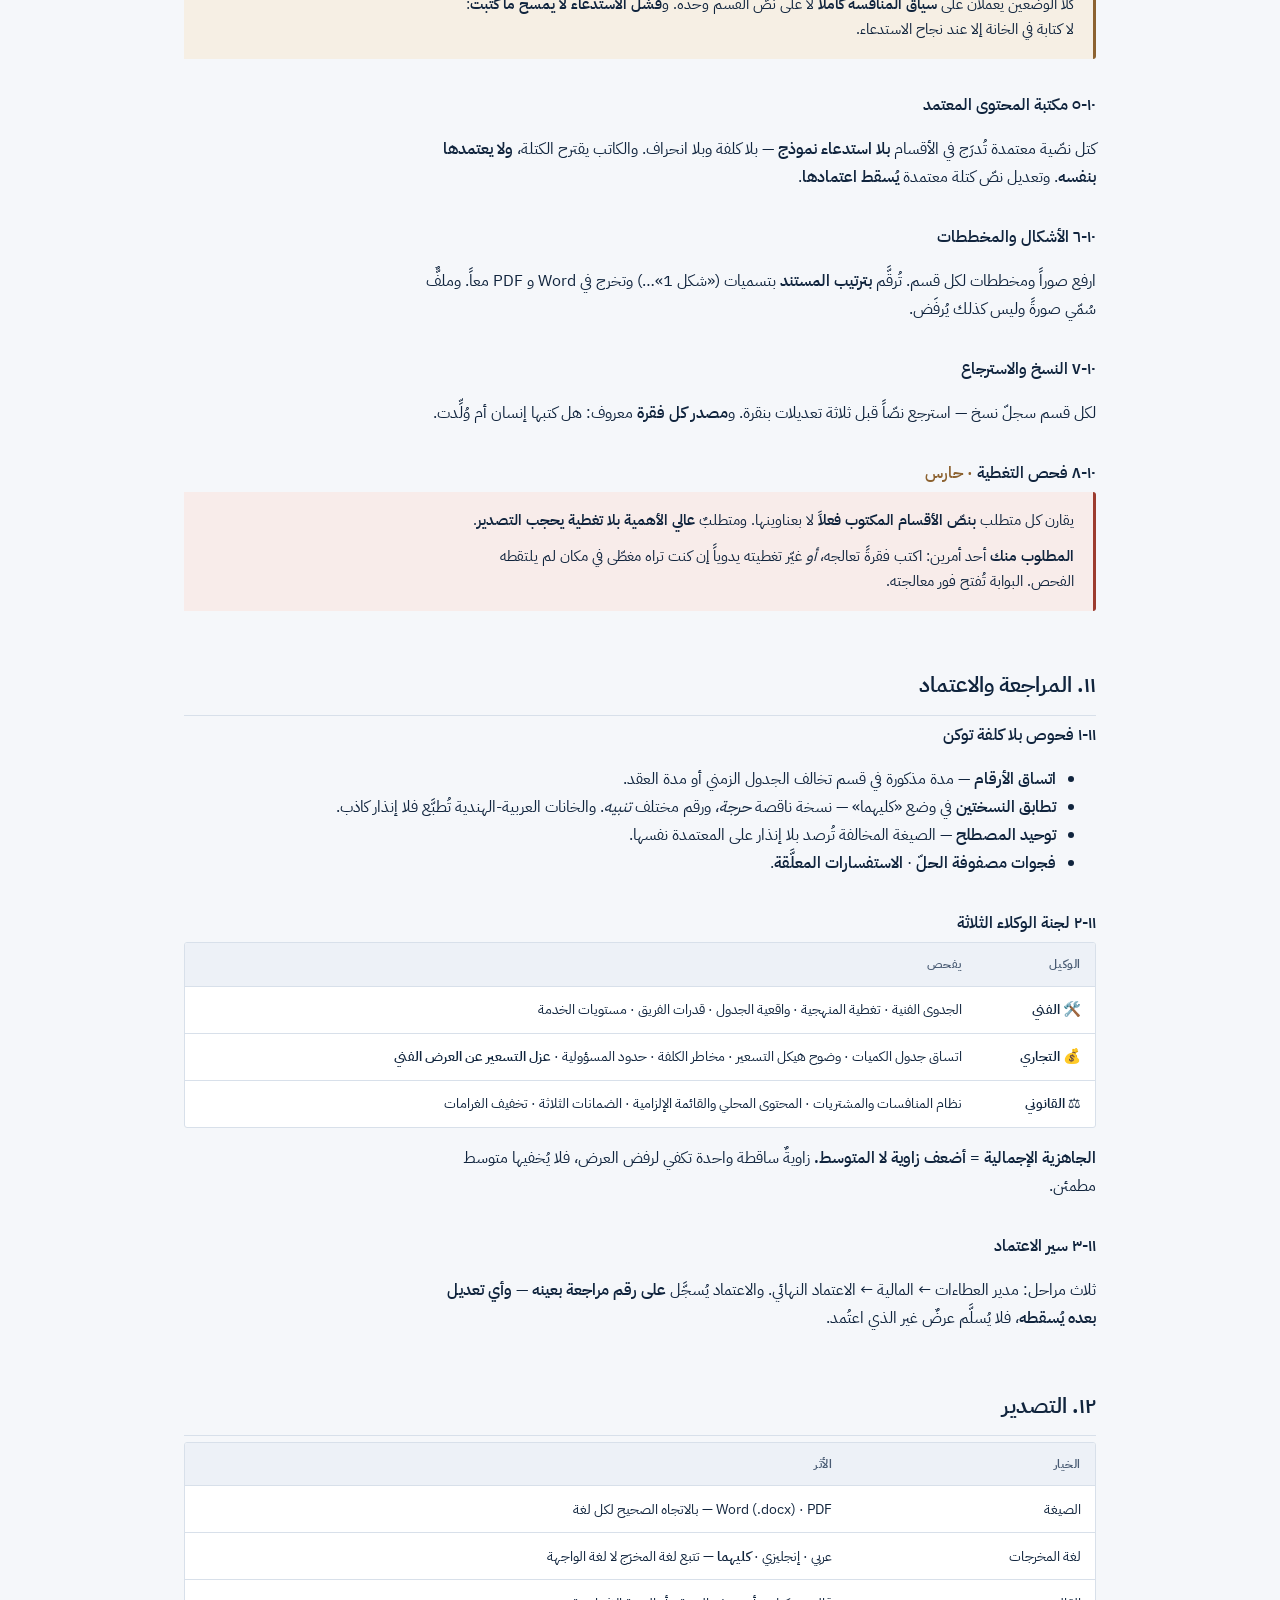
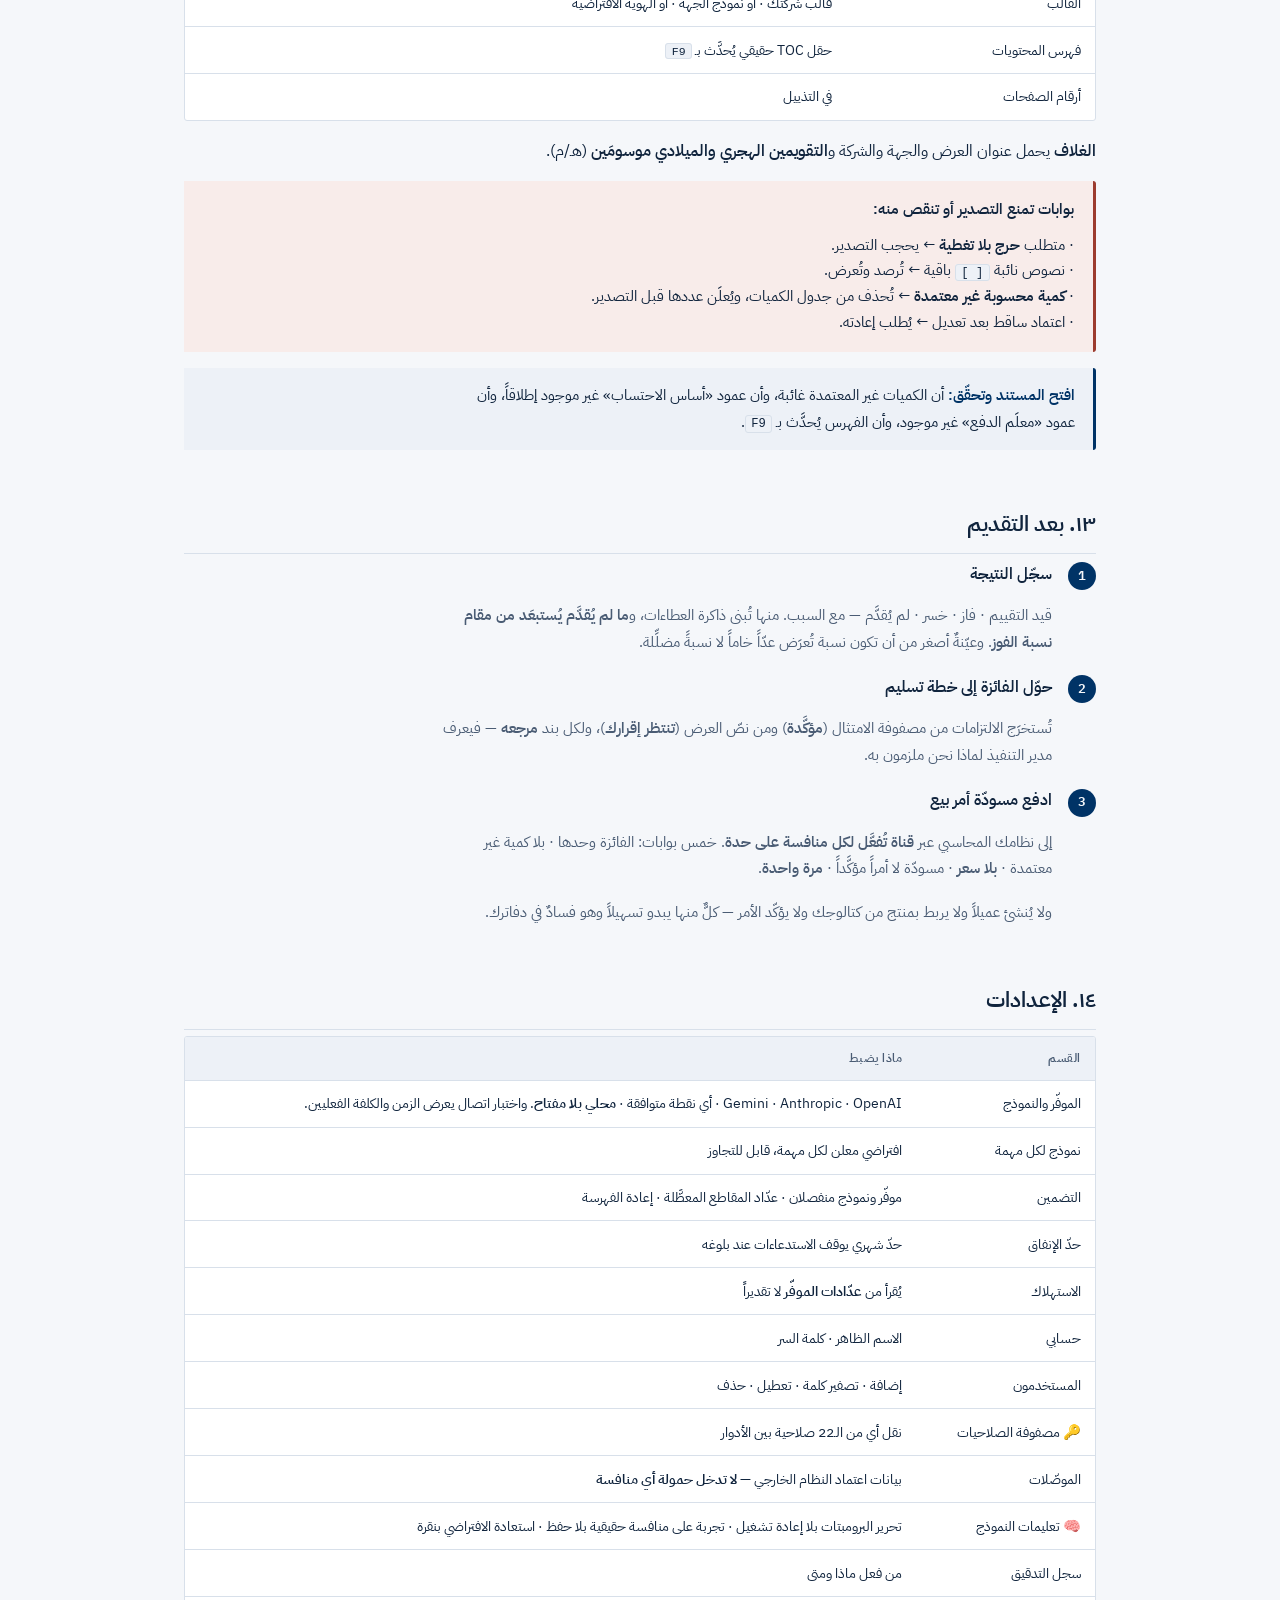
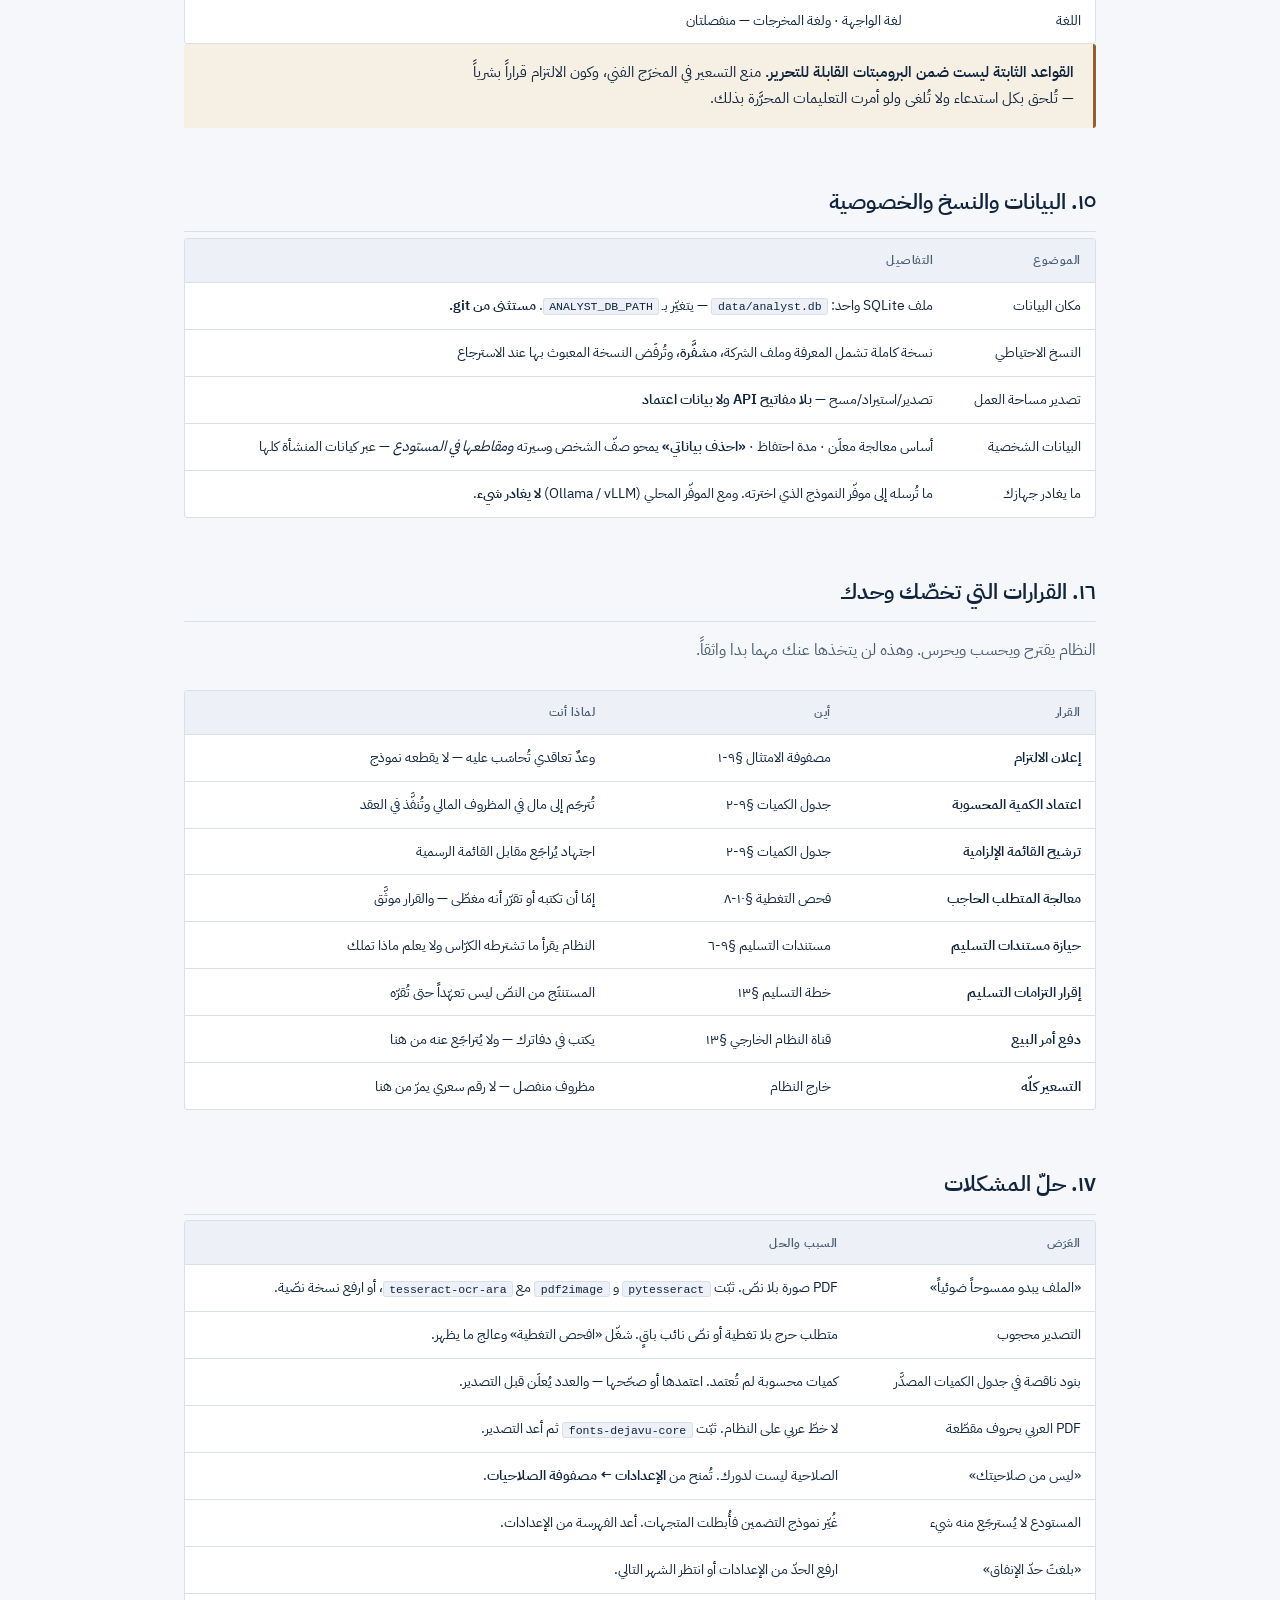
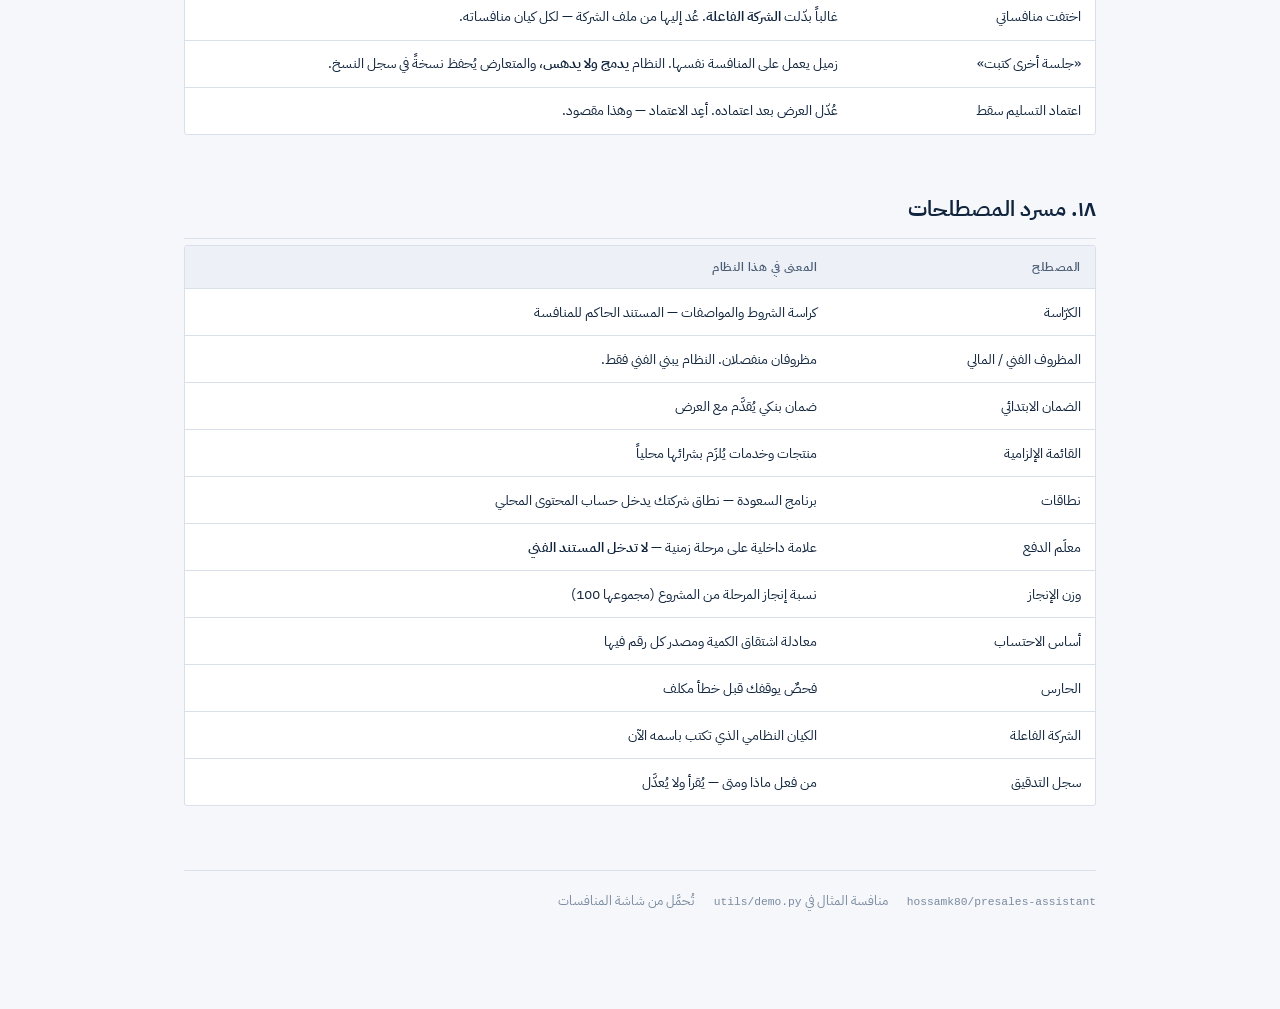
<file: docs/manual.html>
<!DOCTYPE html>
<html lang="ar" dir="rtl">
<head>
<meta charset="utf-8">
<meta name="viewport" content="width=device-width, initial-scale=1">
<title>دليل المستخدم الشامل · محلل متطلبات الأعمال الذكي</title>
<link rel="stylesheet" href="assets/report.css">
<style>
/* فهرس جانبي لدليل طويل — يلتصق أعلى الشاشة على الشاشات الواسعة */
.toc{background:var(--surface);border:1px solid var(--border);border-radius:3px;
  padding:1.2rem 1.4rem;margin-top:2rem;}
.toc h2{font-size:.95rem;border:0;padding:0;margin:0 0 .8rem;color:var(--brass);
  letter-spacing:.06em;}
.toc ol{margin:0;padding:0;list-style:none;columns:2;column-gap:2rem;}
.toc li{margin:0 0 .35rem;break-inside:avoid;}
.toc a{text-decoration:none;font-size:.9rem;}
.toc a:hover{text-decoration:underline;}
@media (max-width:34rem){.toc ol{columns:1;}}
h2{scroll-margin-top:1rem;}
.screen{font-size:.72rem;letter-spacing:.08em;text-transform:uppercase;
  color:var(--brass);font-weight:600;display:block;margin-bottom:.3rem;}
.kbd{font-family:ui-monospace,Menlo,monospace;font-size:.8em;border:1px solid var(--border);
  border-radius:3px;padding:.05rem .35rem;background:var(--surface-sunk);color:var(--ink);}
.yours{border-inline-start:3px solid var(--brand);background:var(--surface-sunk);
  padding:.9rem 1.1rem;border-radius:0 3px 3px 0;margin-top:1rem;}
.yours p{margin:0;font-size:.95rem;}
.yours strong:first-child{color:var(--brand);}
</style>
</head>
<body>
<div class="wrap">

<header class="masthead">
  <div class="eyebrow">دليل المستخدم الشامل · الإصدار الحالي</div>
  <h1>كل شاشة، وكل حقل، وكل قرار يخصّك</h1>
  <p class="dek">
    مرجعٌ كامل لاستعمال النظام: ما تُدخله، وما يخرج، ومتى يوقفك النظام ولماذا.
    كل مثال هنا مأخوذ من <strong>منافسة المثال</strong> التي تُحمَّل بضغطة —
    افتحها بجانب هذا الدليل وقارِن.
  </p>
  <nav class="docnav">
    <a href="index.html">الوثائق</a>
    <a href="manual.html" aria-current="page">دليل المستخدم</a>
    <a href="guide.html">المميزات والتشغيل</a>
    <a href="status.html">حالة المشروع</a>
  </nav>
</header>

<nav class="toc" aria-label="فهرس الدليل">
  <h2>الفهرس</h2>
  <ol>
    <li><a href="#start">١. البداية في خمس دقائق</a></li>
    <li><a href="#concepts">٢. مفاهيم قبل أن تبدأ</a></li>
    <li><a href="#roles">٣. الأدوار والصلاحيات</a></li>
    <li><a href="#company">٤. ملف الشركة</a></li>
    <li><a href="#registries">٥. سجلات الأدلة</a></li>
    <li><a href="#knowledge">٦. مستودع المعرفة</a></li>
    <li><a href="#tenders">٧. شاشة المنافسات</a></li>
    <li><a href="#analysis">٨. شاشة التحليل</a></li>
    <li><a href="#tables">٩. شاشة الجداول</a></li>
    <li><a href="#workspace">١٠. مساحة العمل</a></li>
    <li><a href="#review">١١. المراجعة والاعتماد</a></li>
    <li><a href="#export">١٢. التصدير</a></li>
    <li><a href="#after">١٣. بعد التقديم</a></li>
    <li><a href="#settings">١٤. الإعدادات</a></li>
    <li><a href="#data">١٥. البيانات والنسخ</a></li>
    <li><a href="#decisions">١٦. القرارات التي تخصّك</a></li>
    <li><a href="#troubleshoot">١٧. حلّ المشكلات</a></li>
    <li><a href="#glossary">١٨. مسرد المصطلحات</a></li>
  </ol>
</nav>

<!-- ══════════════ ١ ══════════════ -->
<section id="start">
  <h2>١. البداية في خمس دقائق</h2>
  <ol class="steps">
    <li><div class="body"><h3>شغّل النظام</h3>
      <p><span class="kbd">./scripts/run.sh</span> ثم افتح
      <span class="kbd">http://localhost:8501</span>. أول تشغيل يطلب إنشاء
      حساب — وأول حساب يأخذ دور <strong>مدير النظام</strong>.</p></div></li>
    <li><div class="body"><h3>حمّل منافسة المثال</h3>
      <p>شاشة <strong>المنافسات</strong> ← <strong>🎓 منافسة مثال</strong> ←
      <strong>تحميل</strong>. تُنشأ منافسة كاملة تتصفّحها وتصدّرها —
      <strong>بلا حاجة إلى مفتاح نموذج</strong>.</p></div></li>
    <li><div class="body"><h3>تجوّل واتبع التحذيرات</h3>
      <p>المثال مصنوع ليُطلق أربعة حُرّاس. كل تحذير يقول ما هو مطلوب منك —
      وهذا الدليل يشرح كلاً منها.</p></div></li>
    <li><div class="body"><h3>ثم اضبط النظام لشركتك</h3>
      <p>الإعدادات (الموفّر والمفتاح) ← ملف الشركة ← مستودع المعرفة ← الفريق.
      وبعدها ابدأ منافستك الحقيقية.</p></div></li>
  </ol>
</section>

<!-- ══════════════ ٢ ══════════════ -->
<section id="concepts">
  <h2>٢. مفاهيم قبل أن تبدأ</h2>
  <div class="scroll">
    <table>
      <thead><tr><th>المفهوم</th><th>ماذا يعني هنا</th></tr></thead>
      <tbody>
        <tr><td><strong>المنافسة</strong></td>
          <td>وحدة العمل. لكل عطاء منافسة مستقلة: كرّاسها وجداولها وأقسامها
          وملاحظات مراجعتها. تُحفظ تلقائياً وتُستأنف في أي جلسة.</td></tr>
        <tr><td><strong>الشركة الفاعلة</strong></td>
          <td>الكيان النظامي الذي تكتب باسمه. <strong>لكل مستخدم اختياره</strong> —
          وزميلك قد يعمل على كيان آخر في اللحظة نفسها.</td></tr>
        <tr><td><strong>سجلات الأدلة</strong></td>
          <td>ما تملكه شركتك فعلاً: كوادر · مشاريع مرجعية · شهادات · موردون ·
          جهات. منها يُبنى قرار «تقدَّم / لا تتقدَّم» ومصفوفة الكوادر.</td></tr>
        <tr><td><strong>مستودع المعرفة</strong></td>
          <td>مستندات شركتك مُقطَّعة ومُفهرَسة. يسترجع النظام منها ما يخصّ كل
          قسم أثناء الكتابة، فيُبنى العرض على خبرة حقيقية.</td></tr>
        <tr><td><strong>الحارس</strong></td>
          <td>فحصٌ يوقفك قبل خطأ مكلف: كمية بلا اعتماد · متطلب بلا تغطية ·
          مستند ناقص · وعد بلا مكوّن حلّ.</td></tr>
      </tbody>
    </table>
  </div>
  <div class="warn" style="margin-top:1.5rem;">
    <p><strong>القاعدة الحاكمة للنظام كلّه:</strong> النظام <em>يقترح ويحسب
    ويحرس</em>. ولا يعلن التزاماً، ولا يعتمد رقماً، ولا يسعّر — تلك قرارات
    تُحاسَب عليها أنت، فلا يتخذها عنك.</p>
  </div>
</section>

<!-- ══════════════ ٣ ══════════════ -->
<section id="roles">
  <h2>٣. الأدوار والصلاحيات</h2>
  <span class="screen">الإعدادات ← المستخدمون · مصفوفة الصلاحيات</span>
  <div class="scroll">
    <table>
      <thead><tr><th>الدور</th><th>يفعل</th><th>لا يفعل</th></tr></thead>
      <tbody>
        <tr><td><strong>مدير النظام</strong></td>
          <td>كل شيء: المفاتيح · المستخدمون · الصلاحيات · النسخ · الاعتماد
          النهائي · دفع أمر البيع</td><td>—</td></tr>
        <tr><td><strong>مدير العطاءات</strong></td>
          <td>يملك المنافسة: يحذفها ويعتمدها · يعدّل ملف الشركة · يعتمد
          الكميات المحسوبة وكتل المكتبة · يقرأ سجل التدقيق</td>
          <td>لا يمسّ المفاتيح ولا الحسابات</td></tr>
        <tr><td><strong>كاتب</strong></td>
          <td>ينشئ المنافسات ويكتب الأقسام ويملأ الجداول ويقترح كتل مكتبة</td>
          <td><strong>لا يعتمد</strong> كمياته ولا كتله — ولا يحذف منافسة</td></tr>
        <tr><td><strong>مراجع</strong></td>
          <td>يشغّل لجنة المراجعة ويسأل المساعد ويصدّر</td>
          <td>لا يكتب نصّ الأقسام ولا يملأ الجداول</td></tr>
        <tr><td><strong>مطّلع</strong></td><td>قراءة فقط</td><td>لا يغيّر شيئاً</td></tr>
      </tbody>
    </table>
  </div>
  <div class="yours">
    <p><strong>المطلوب منك:</strong> هذا التوزيع <strong>افتراضٌ لا حكم</strong>.
    من <strong>الإعدادات ← 🔑 مصفوفة الصلاحيات</strong> تنقل أي صلاحية من دور
    إلى آخر — أردتَ أن يعتمد الكميات مراجعُك؟ انقل <span class="kbd">boq.approve</span>
    إليه. وما لا تلمسه يبقى على الافتراض فتسري عليه تحديثات البرنامج.</p>
  </div>
  <p style="margin-top:1rem;"><strong>حدّان لا يُكسران:</strong> إدارة
  المستخدمين والإعدادات لا تُنزَعان عن مدير النظام — بدونهما لا يبقى من يعيد
  ما نُزع. وكل تغيير في المصفوفة يُسجَّل في سجل التدقيق باسم من أجراه.</p>
</section>

<!-- ══════════════ ٤ ══════════════ -->
<section id="company">
  <h2>٤. ملف الشركة</h2>
  <span class="screen">شاشة «ملف الشركة»</span>
  <p class="lede">أول ما تملؤه. بلا ملف شركة، قرار «تقدَّم / لا تتقدَّم» يحكم
  على المنافسة <em>في المطلق</em> لا على قدرتك عليها — ويحذّرك النظام بذلك.</p>
  <div class="scroll">
    <table>
      <thead><tr><th>اللوحة</th><th>ما تُدخله</th><th>أين يُستعمل</th></tr></thead>
      <tbody>
        <tr><td>البيانات النظامية</td>
          <td>الاسم · السجل التجاري · الرقم الضريبي · الهاتف · البريد ·
          الموقع · العنوان · <strong>نطاق السعودة</strong> · نبذة</td>
          <td>غلاف العرض · خطاب التقديم · حساب المحتوى المحلي</td></tr>
        <tr><td>الهوية البصرية</td>
          <td>لون العلامة · خطّ المستند</td>
          <td>عناوين Word و PDF وترويسات الجداول</td></tr>
        <tr><td>القوالب</td>
          <td>نصّ خطاب التقديم · <strong>قالب Word لشركتك</strong></td>
          <td>يُحقن المحتوى بعد القالب فتبقى هويته كما هي</td></tr>
        <tr><td>نماذج الجهات</td>
          <td>قالب Word خاص بجهة بعينها</td>
          <td>يُختار تلقائياً عند التصدير لتلك الجهة — ولو اختلف إملاء اسمها</td></tr>
        <tr><td>الشركة الفاعلة</td>
          <td>إنشاء كيان · تبديل · إعادة تسمية · حذف</td>
          <td>يُبدّل <strong>كل شيء</strong>: الملف والمنافسات والمعرفة والسجلات</td></tr>
      </tbody>
    </table>
  </div>
  <div class="yours">
    <p><strong>المطلوب منك:</strong> املأ <em>نطاق السعودة</em> — يدخل حساب
    المحتوى المحلي مباشرةً. وارفع قالب شركتك إن كان لديك واحد؛ بدونه يستعمل
    النظام هويته الافتراضية بلونك المختار.</p>
  </div>
  <div class="note" style="margin-top:1rem;">
    <p><strong>تبديل الكيان يُغلق المنافسة المفتوحة</strong> بعد حفظها — فلا
    يعبر عمل كيان إلى آخر. و<strong>لا تُحذف شركة تملك بيانات</strong>: يُعرض
    ما تملكه ويُطلب إفراغه أولاً.</p>
  </div>
</section>

<!-- ══════════════ ٥ ══════════════ -->
<section id="registries">
  <h2>٥. سجلات الأدلة</h2>
  <span class="screen">ملف الشركة ← سجلات الأدلة</span>
  <p class="lede">خمسة سجلات هي «ما نملكه فعلاً». <strong>ما لا دليل عليه
  يُعامَل ناقصاً لا متوفراً</strong> — وهذا ما يجعل قرار التقديم صادقاً.</p>
  <div class="scroll">
    <table>
      <thead><tr><th>السجل</th><th>حقوله</th><th>يُستعمل في</th></tr></thead>
      <tbody>
        <tr><td><strong>الكوادر</strong></td>
          <td>الاسم · الدور · سنوات الخبرة · الشهادات وتاريخ انتهائها ·
          اللغات · الإتاحة · السيرة · <strong>أساس المعالجة</strong></td>
          <td>مصفوفة الكوادر · قسم الفريق · حساب المحتوى المحلي</td></tr>
        <tr><td><strong>المشاريع المرجعية</strong></td>
          <td>العميل · القطاع · النطاق · شريحة القيمة · المدة · دورنا
          (رئيسي/باطن/تحالف/مورّد) · شهادة إنجاز · جهة اتصال</td>
          <td>قرار التقديم · قسم الخبرات · إثبات التأهيل</td></tr>
        <tr><td><strong>الشهادات</strong></td>
          <td>النوع · الرقم · الجهة المُصدِرة · تاريخا الإصدار والانتهاء · المستند</td>
          <td>مستندات التسليم · مطابقة شروط التأهيل · <strong>تنبيه الانتهاء</strong></td></tr>
        <tr><td><strong>الموردون</strong></td>
          <td>المورّد · خط المنتج · مستوى الشراكة · خطاب التفويض وانتهاؤه ·
          دعم محلي · تاريخ نهاية العمر · البديل</td>
          <td>مصفوفة الحلّ · خطابات التفويض المطلوبة</td></tr>
        <tr><td><strong>الجهات</strong></td>
          <td>الاسم · القطاع · جهات الاتصال · نمط التقييم · متطلبات متكرّرة</td>
          <td>معرفة ما تكرّره الجهة في كل منافسة</td></tr>
      </tbody>
    </table>
  </div>
  <div class="yours">
    <p><strong>المطلوب منك:</strong> املأ <strong>تواريخ الانتهاء</strong> —
    النظام ينبّهك للشهادة المقاربة على الانتهاء قبل أن تُرفَض في يوم الفتح.
    ولحقل <em>أساس المعالجة</em> في سجل الكوادر أثرٌ نظامي: هو ما تعلنه عن سبب
    احتفاظك ببيانات الشخص.</p>
  </div>
  <p style="margin-top:1rem;">ويمكن <strong>سحب</strong> الكوادر والموردين
  والجهات من نظامك المحاسبي بدل إدخالها يدوياً — انظر <a href="#after">§١٣</a>.</p>
</section>

<!-- ══════════════ ٦ ══════════════ -->
<section id="knowledge">
  <h2>٦. مستودع المعرفة</h2>
  <span class="screen">ملف الشركة ← مستودع المعرفة</span>
  <div class="scroll">
    <table>
      <thead><tr><th style="width:32%">ما تُدخله</th><th>ما يخرج</th></tr></thead>
      <tbody><tr>
        <td>مستندات شركتك: ملفات تعريفية · شهادات · سير ذاتية · عروض سابقة ·
        كتيبات منتجات</td>
        <td>مستندات مُقطَّعة ومُفهرَسة بالتضمين. يسترجع النظام منها ما يخصّ كل
        قسم أثناء الكتابة، ويقتبس خبرةً حقيقية بدل إنشاء عام.</td>
      </tr></tbody>
    </table>
  </div>
  <div class="yours">
    <p><strong>المطلوب منك:</strong> صنّف كل مستند عند الرفع — التصنيف يُحدّد
    متى يُسترجَع. و<strong>لسير الذاتية</strong> اربطها باسم صاحبها في حقل
    «الشخص»: ذلك ما يجعل «احذف بياناتي» يمحوها فعلاً.</p>
  </div>
  <div class="note" style="margin-top:1rem;">
    <p><strong>تغيير نموذج التضمين يُبطل المتجهات المخزَّنة.</strong> يعرض
    النظام عدد المقاطع المُعطَّلة ويطلب إعادة الفهرسة بضغطة. وبلا مفتاح تضمين
    يعمل <strong>استرجاع لفظي</strong> بديل — أضعف لكنه لا يتوقّف.</p>
  </div>
</section>

<!-- ══════════════ ٧ ══════════════ -->
<section id="tenders">
  <h2>٧. شاشة المنافسات</h2>
  <div class="scroll">
    <table>
      <thead><tr><th>اللوحة</th><th>ماذا تفعل</th></tr></thead>
      <tbody>
        <tr><td>منافسة جديدة</td>
          <td>الاسم · الجهة · الرقم المرجعي · <strong>القطاع</strong> ·
          خيار «احمل الحالة» لبدء منافسة من حالة الحالية</td></tr>
        <tr><td>🎓 منافسة مثال</td>
          <td>تُحمَّل بضغطة، وتُعلن حُرّاسها الأربعة قبل التحميل</td></tr>
        <tr><td>خطّ الأنابيب</td>
          <td>مرحلة المنافسة: رصد ← دراسة الجدوى ← قرار الخوض ← الإعداد ←
          المراجعة ← قُدِّم ← التفاوض ← حُسم · واحتمال الفوز</td></tr>
        <tr><td>ذاكرة العطاءات</td>
          <td>نسبة الفوز <strong>مقيسةً على ما قُدِّم فعلاً</strong> · ما تعلّمناه</td></tr>
        <tr><td>قناة النظام الخارجي</td>
          <td>سحب من نظامك المحاسبي · ودفع مسودّة أمر بيع للفائزة</td></tr>
        <tr><td>خطة التسليم</td>
          <td>تحويل الفائزة إلى التزامات يتابعها فريق التنفيذ</td></tr>
      </tbody>
    </table>
  </div>
  <div class="yours">
    <p><strong>المطلوب منك:</strong> املأ <strong>القطاع</strong> — عليه
    تُجمَّع نسبة الفوز، وبه تُخصَّص تعليمات النموذج. و<strong>احتمال الفوز
    ومالك المنافسة ومرحلتها إدارةٌ داخلية</strong>: لا تصل النموذج ولا تظهر في
    أي مخرَج.</p>
  </div>
</section>

<!-- ══════════════ ٨ ══════════════ -->
<section id="analysis">
  <h2>٨. شاشة التحليل</h2>

  <h3 style="margin-top:1.5rem;">٨-١ رفع المرفقات</h3>
  <div class="scroll">
    <table>
      <thead><tr><th style="width:32%">ما تُدخله</th><th>ما يخرج</th></tr></thead>
      <tbody><tr>
        <td>كل مرفقات المنافسة دفعةً واحدة: PDF · Word · Excel · CSV · HTML ·
        نصّ · صور ممسوحة</td>
        <td>نصّ كل ملف مستخرَجاً (مع <strong>OCR</strong> للممسوح ضوئياً)،
        و<strong>دور</strong> لكل ملف: كرّاسة · ملحق فني · جدول كميات —
        مُرجَّح من اسم الملف وقابل للتعديل.</td>
      </tr></tbody>
    </table>
  </div>
  <div class="yours">
    <p><strong>المطلوب منك:</strong> راجع <strong>دور كل ملف</strong>. جدول
    الكميات المصنَّف خطأً «كرّاسة» يُفقد استخراجه دقّته. وإن ظهر تحذير
    «يبدو ممسوحاً ضوئياً» فثبّت أدوات OCR أو ارفع نسخة نصّية.</p>
  </div>

  <h3 style="margin-top:2rem;">٨-٢ السياق الموحّد</h3>
  <p>زرٌّ يدمج المرفقات في سياق واحد: عنوان المشروع · الجهة · <strong>الموعد
  النهائي</strong> · <strong>مدة العقد</strong> · سريان العرض · الضمان
  الابتدائي · نطاق العمل · التسليمات · القيود الفنية · الغرامات · الشهادات
  المطلوبة · متطلبات المحتوى المحلي.</p>
  <div class="warn">
    <p><strong>راجع الموعد النهائي ومدة العقد قبل كل شيء.</strong> الخطة
    الزمنية تُقاس على مدة العقد، ولوحة المواعيد تعدّ تنازلياً للموعد — ورقمٌ
    خاطئ هنا يُفسد كل ما بعده. والكراسات الحكومية تؤرّخ <strong>هجرياً وقد لا
    تَسِمه</strong>؛ النظام يقرؤه بتقويم أم القرى، لكن تحقّق.</p>
  </div>

  <h3 style="margin-top:2rem;">٨-٣ قرار «تقدَّم / لا تتقدَّم»</h3>
  <p>يقارن متطلبات التأهيل في الكرّاس <strong>بقدرات شركتك أنت</strong>: ملف
  الشركة وسجلات الأدلة ومستودع المعرفة. ويُخرج:</p>
  <ul>
    <li><strong>شرط إلزامي غير مستوفى</strong> — يمنع التأهل.</li>
    <li><strong>نقص تنافسي</strong> — يخصم درجات ولا يمنع.</li>
    <li>هل يمكن سدّ الفجوة قبل الموعد النهائي.</li>
  </ul>

  <h3 style="margin-top:2rem;">٨-٤ الملاحق والتعديلات</h3>
  <p>كل رفعة مرفقات تُحفَظ نسخةً. وزرّ المقارنة يُظهر ما تغيّر عن سابقتها
  و<strong>يحدّد المتطلبات التي يُرجَّح أن التعديل مسّها</strong> ويعيدها إلى
  «غير مفحوص» — فتُغلق بوابة التصدير تلقائياً ولا يُسلَّم عرض مبنيّ على شرط
  ملغى.</p>

  <h3 style="margin-top:2rem;">٨-٥ لوحة المواعيد</h3>
  <p>عدّ تنازلي للموعد النهائي · سريان العرض · الضمان الابتدائي — بالتقويمين.</p>
</section>

<!-- ══════════════ ٩ ══════════════ -->
<section id="tables">
  <h2>٩. شاشة الجداول</h2>
  <p class="lede">قلب النظام. ثمانية جداول، كلٌّ منها قابل للتحرير، وثلاثة منها
  فيها حارس.</p>

  <h3>٩-١ مصفوفة الامتثال</h3>
  <div class="scroll">
    <table>
      <thead><tr><th>الحقل</th><th>القيم</th><th>ملاحظة</th></tr></thead>
      <tbody>
        <tr><td>المعرّف</td><td><span class="kbd">REQ-001</span>…</td><td>متسلسل بلا فجوات</td></tr>
        <tr><td>التصنيف</td><td>Technical · Operational · Administrative · Legal</td><td>—</td></tr>
        <tr><td>مرجع البند</td><td>رقم البند في الكرّاس</td><td>به تُراجع اللجنة</td></tr>
        <tr><td>المتطلب</td><td>نصّ</td><td>بصياغة الكرّاس قدر الإمكان</td></tr>
        <tr><td>الأهمية</td><td>High · Medium · Low</td><td><strong>High</strong> يحجب التصدير إن لم يُغطَّ</td></tr>
        <tr><td>استراتيجية الاستجابة</td><td>نصّ</td><td>ما ينقصك يُكتب بين <span class="kbd">[ ]</span> ويُرصَد قبل التصدير</td></tr>
        <tr><td><strong>الالتزام</strong></td><td>نعم · جزئي · لا · بانتظار التحقق</td><td><strong>يبدأ دائماً «بانتظار التحقق»</strong></td></tr>
        <tr><td>الشهادة المطلوبة</td><td>نصّ</td><td>يغذّي مستندات التسليم</td></tr>
        <tr><td>التغطية</td><td>غير مفحوص · مغطّى · جزئي · غير مغطّى</td><td>يملؤه «افحص التغطية»</td></tr>
        <tr><td>القسم المغطّي</td><td>اسم القسم</td><td>يُملأ آلياً مع التغطية</td></tr>
      </tbody>
    </table>
  </div>
  <div class="yours">
    <p><strong>المطلوب منك:</strong> اقرأ كل صفّ واحكم في عمود
    <strong>الالتزام</strong> بنفسك. النموذج يقترح <em>استراتيجية</em> ولا
    يعلن التزاماً نيابةً عنك — وهو وعدٌ تعاقدي تُحاسَب عليه.</p>
  </div>

  <h3 style="margin-top:2.5rem;">٩-٢ جدول الكميات <span style="color:var(--brass)">· حارس</span></h3>
  <p>اثنا عشر حقلاً، ثلاثة منها جديدة على جداول الكميات المعتادة:</p>
  <div class="scroll">
    <table>
      <thead><tr><th>الحقل</th><th>ماذا يعني</th></tr></thead>
      <tbody>
        <tr><td><strong>مصدر الكمية</strong></td>
          <td><em>من الكرّاس</em> (منقولة حرفياً) · <em>محسوبة</em> (اشتقّها
          النموذج) · <em>يدوي</em> (كتبتها أنت)</td></tr>
        <tr><td><strong>أساس الاحتساب</strong></td>
          <td>المعادلة ومن أين جاء كل رقم مع مرجع البند. مثال المثال:
          «نقطة وصول لكل 100 م² · 800 م² × 4 طوابق = 3200 م² (بند 1-1)».
          <strong>لا يخرج في المستند</strong> — أداة عمل داخلية.</td></tr>
        <tr><td><strong>معتمَد</strong></td>
          <td>خانة تأشير. <strong>المحسوبة تبدأ غير معتمدة</strong>، والمنقول
          من الكرّاس معتمَد دائماً (نقلٌ لا اجتهاد).</td></tr>
        <tr><td>القائمة الإلزامية</td>
          <td>ترشيح للمحتوى المحلي — <strong>اقتراح يُراجَع</strong> مقابل
          القائمة الرسمية لا حكم.</td></tr>
      </tbody>
    </table>
  </div>
  <div class="warn">
    <p><strong>الحارس:</strong> لوحة صفراء فوق الجدول تعرض كل كمية محسوبة
    تنتظر اعتماداً برقمها وأساسها. <strong>لن تخرج في أي مستند حتى تعتمدها.</strong></p>
    <p><strong>المطلوب منك:</strong> اقرأ الأساس — إن صحّ فاعتمده، وإن لم يصحّ
    فصحّح الرقم. و<strong>تعديل الرقم بعد اعتماده يُسقط الاعتماد</strong>
    ويعيده إلى الانتظار: ختمٌ على «500» ليس ختماً على «800».</p>
  </div>

  <h3 style="margin-top:2.5rem;">٩-٣ مصفوفة الحلّ <span style="color:var(--brass)">· حارس</span></h3>
  <p>مصفوفة الامتثال تقول «هل نلتزم». هذه تقول <strong>«بماذا»</strong> — وهو
  سؤال لجنة الفحص التالي. حقولها: المعرّف · المتطلب · مكوّن الحلّ · دوره ·
  المنتج/التقنية · المورّد · ملاحظات.</p>
  <div class="warn">
    <p><strong>الحارس:</strong> متطلبٌ أقررتَ الالتزام به (نعم/جزئي) بلا مكوّن
    حلّ يظهر تنبيهاً — <strong>حرِجاً</strong> إن كان عالي الأهمية. ويظهر في
    الجداول <em>وفي المراجعة</em> معاً.</p>
    <p><strong>المطلوب منك:</strong> اضغط «نقل المتطلبات من مصفوفة الامتثال»
    لتُملأ المعرّفات، ثم اكتب المكوّن. <strong>النقل يُضيف ولا يمسح</strong>
    ما كتبتَه — كرّره بعد كل تعديل على الكرّاس بلا قلق.</p>
  </div>

  <h3 style="margin-top:2.5rem;">٩-٤ الخطة الزمنية</h3>
  <p>مرحلة · بداية · مدة · اعتمادية · تسليمات · وزن إنجاز · معلَم دفع.
  <strong>بأسابيع نسبية لا بتواريخ</strong> — تاريخ الترسية غير معلوم وقت
  الكتابة.</p>
  <p><strong>فحوص حسابية فورية:</strong> خطة تتجاوز مدة العقد · مرحلة تبدأ قبل
  انتهاء ما تعتمد عليه · تسليم في الكرّاس بلا مرحلة تقابله · مجموع الأوزان
  ≠ 100. وتُرسَم مخططاً زمنياً يخرج في Word و PDF <strong>جدولاً مظلَّلاً لا
  صورة</strong> فيُقرأ بالأبيض والأسود.</p>
  <div class="note">
    <p><strong>عمود «معلَم دفع» علامة داخلية ولا يدخل المستند الفني</strong> —
    الفني والمالي مظروفان منفصلان، ويحرس ذلك اختبار.</p>
  </div>

  <h3 style="margin-top:2.5rem;">٩-٥ مصفوفة الكوادر</h3>
  <p>الأدوار التي <strong>تشترطها الكرّاس</strong> مقابل من لديك في سجل
  الكوادر، ودليل المطابقة، والفجوة. <strong>الدور بلا مرشّح يظهر فجوةً</strong>
  لا فراغاً صامتاً.</p>

  <h3 style="margin-top:2.5rem;">٩-٦ مستندات التسليم <span style="color:var(--brass)">· حارس</span></h3>
  <p>كل مستند تشترطه الكرّاس: المستند · مرجع البند · إلزامي · <strong>لدينا</strong>
  (بانتظار التحقق · نعم · لا · لا ينطبق) · تاريخ الانتهاء · مرفق في المظروف ·
  ملاحظات.</p>
  <div class="warn">
    <p><strong>المطلوب منك:</strong> عمود «لدينا» لا يعرفه النظام — هو يقرأ ما
    تشترطه الكرّاس ولا يعلم ماذا تملك. <strong>أكثر أسباب الاستبعاد شيوعاً
    مستند ناقص أو شهادة منتهية، لا عرض فني ضعيف.</strong></p>
  </div>

  <h3 style="margin-top:2.5rem;">٩-٧ الاستفسارات</h3>
  <p>أسئلتك إلى الجهة: النصّ · تاريخ الإرسال · <strong>موعد الجواب</strong> ·
  الجواب. و<strong>الاستفسار المعلَّق يبقى خارج التوليد</strong> — فلا يُبنى
  قسمٌ على جواب لم يأتِ بعد.</p>

  <h3 style="margin-top:2.5rem;">٩-٨ المحتوى المحلي</h3>
  <p>درجة تقديرية من الكوادر السعودية والموردين المحليين ونطاق السعودة.
  <strong>ما لا معطيات له يُستبعَد من الحساب</strong> بدل احتسابه صفراً —
  فالدرجة لا تُظلم بلا سبب.</p>
</section>

<!-- ══════════════ ١٠ ══════════════ -->
<section id="workspace">
  <h2>١٠. مساحة العمل — منشئ العرض</h2>

  <h3>١٠-١ الهيكل</h3>
  <p>إمّا الهيكل الافتراضي أو <strong>هيكل يقترحه النموذج من الكرّاس</strong>.
  كل قسم قابل للإدراج والإخراج وإعادة الترتيب والحذف والإضافة.</p>
  <p><strong>فحص الأقسام الإلزامية</strong> ينبّهك إن نقص أحد السبعة:</p>
  <ul>
    <li>الملخص التنفيذي</li>
    <li>ملف الشركة والخبرات ذات الصلة</li>
    <li>المنهجية الفنية المقترحة وخطة التنفيذ</li>
    <li>الجدول الزمني ومعالم التسليم</li>
    <li>الهيكل التنظيمي والكوادر الرئيسية</li>
    <li>ضمان الجودة وإدارة مستويات الخدمة</li>
    <li>الالتزام بالمحتوى المحلي</li>
  </ul>

  <h3 style="margin-top:2rem;">١٠-٢ الإسناد</h3>
  <p>أسند كل قسم لمالك من الفريق. <strong>القسم المُسند إلى غيرك محجوب
  عنك</strong> — إلا لمن يملك صلاحية الإسناد، فهو مسؤول عن العرض كلّه. ولكل
  قسم <strong>حالة</strong> يتابعها الفريق.</p>

  <h3 style="margin-top:2rem;">١٠-٣ الكتابة</h3>
  <div class="scroll">
    <table>
      <thead><tr><th style="width:32%">ما تُدخله</th><th>ما يخرج</th></tr></thead>
      <tbody><tr>
        <td><strong>توجيه الكتابة</strong> لكل قسم — مثال: «أبرز خبرتنا في
        القطاع الصحي وأضِف مؤشرات أداء قابلة للقياس»</td>
        <td>نصّ القسم مستنداً إلى ملف الشركة ومستودع المعرفة ومصفوفة الأوزان
        والشروط الحاكمة — <strong>ويُعرض وهو يُكتب</strong> لا بعد انتهائه.</td>
      </tr></tbody>
    </table>
  </div>

  <h3 style="margin-top:2rem;">١٠-٤ المساعد الجانبي — وضعان لا يُخلطان</h3>
  <div class="cards">
    <div class="card"><span class="tag">يعدّل النصّ</span><h3>✨ نقّح</h3>
      <p>أربعة إجراءات سريعة (أكثر إيجازاً · أضِف مؤشرات أداء · أبرز إدارة
      المخاطر · صياغة أرسمية) أو طلب حرّ. <strong>مع تراجع بنقرة.</strong></p></div>
    <div class="card"><span class="tag">لا يمسّ النصّ</span><h3>💬 اسأل</h3>
      <p>«هل غطّينا شرط السعودة؟» — الجواب يظهر تحت المحرّر ولا يُكتب في
      العرض. ويُحفظ آخر خمسة تبادلات للقسم.</p></div>
  </div>
  <div class="note" style="margin-top:1rem;">
    <p>كلا الوضعين يعملان على <strong>سياق المنافسة كاملاً</strong> لا على نصّ
    القسم وحده. و<strong>فشل الاستدعاء لا يمسح ما كتبت</strong>: لا كتابة في
    الخانة إلا عند نجاح الاستدعاء.</p>
  </div>

  <h3 style="margin-top:2rem;">١٠-٥ مكتبة المحتوى المعتمد</h3>
  <p>كتل نصّية معتمدة تُدرَج في الأقسام <strong>بلا استدعاء نموذج</strong> —
  بلا كلفة وبلا انحراف. والكاتب يقترح الكتلة، <strong>ولا يعتمدها بنفسه</strong>.
  وتعديل نصّ كتلة معتمدة <strong>يُسقط اعتمادها</strong>.</p>

  <h3 style="margin-top:2rem;">١٠-٦ الأشكال والمخططات</h3>
  <p>ارفع صوراً ومخططات لكل قسم. تُرقَّم <strong>بترتيب المستند</strong> بتسميات
  («شكل 1»…) وتخرج في Word و PDF معاً. وملفٌّ سُمّي صورةً وليس كذلك يُرفَض.</p>

  <h3 style="margin-top:2rem;">١٠-٧ النسخ والاسترجاع</h3>
  <p>لكل قسم سجلّ نسخ — استرجع نصّاً قبل ثلاثة تعديلات بنقرة. و<strong>مصدر كل
  فقرة</strong> معروف: هل كتبها إنسان أم وُلِّدت.</p>

  <h3 style="margin-top:2rem;">١٠-٨ فحص التغطية <span style="color:var(--brass)">· حارس</span></h3>
  <div class="warn">
    <p>يقارن كل متطلب <strong>بنصّ الأقسام المكتوب فعلاً</strong> لا بعناوينها.
    ومتطلبٌ <strong>عالي الأهمية بلا تغطية يحجب التصدير</strong>.</p>
    <p><strong>المطلوب منك</strong> أحد أمرين: اكتب فقرةً تعالجه، <em>أو</em>
    غيّر تغطيته يدوياً إن كنت تراه مغطّى في مكان لم يلتقطه الفحص. البوابة
    تُفتح فور معالجته.</p>
  </div>
</section>

<!-- ══════════════ ١١ ══════════════ -->
<section id="review">
  <h2>١١. المراجعة والاعتماد</h2>

  <h3>١١-١ فحوص بلا كلفة توكن</h3>
  <ul>
    <li><strong>اتساق الأرقام</strong> — مدة مذكورة في قسم تخالف الجدول الزمني أو مدة العقد.</li>
    <li><strong>تطابق النسختين</strong> في وضع «كليهما» — نسخة ناقصة <em>حرجة</em>،
    ورقم مختلف <em>تنبيه</em>. والخانات العربية-الهندية تُطبَّع فلا إنذار كاذب.</li>
    <li><strong>توحيد المصطلح</strong> — الصيغة المخالفة تُرصد بلا إنذار على المعتمدة نفسها.</li>
    <li><strong>فجوات مصفوفة الحلّ</strong> · <strong>الاستفسارات المعلَّقة</strong>.</li>
  </ul>

  <h3 style="margin-top:2rem;">١١-٢ لجنة الوكلاء الثلاثة</h3>
  <div class="scroll">
    <table>
      <thead><tr><th>الوكيل</th><th>يفحص</th></tr></thead>
      <tbody>
        <tr><td>🛠️ <strong>الفني</strong></td>
          <td>الجدوى الفنية · تغطية المنهجية · واقعية الجدول · قدرات الفريق · مستويات الخدمة</td></tr>
        <tr><td>💰 <strong>التجاري</strong></td>
          <td>اتساق جدول الكميات · وضوح هيكل التسعير · مخاطر الكلفة · حدود المسؤولية ·
          <strong>عزل التسعير عن العرض الفني</strong></td></tr>
        <tr><td>⚖️ <strong>القانوني</strong></td>
          <td>نظام المنافسات والمشتريات · المحتوى المحلي والقائمة الإلزامية ·
          الضمانات الثلاثة · تخفيف الغرامات</td></tr>
      </tbody>
    </table>
  </div>
  <p style="margin-top:1rem;"><strong>الجاهزية الإجمالية = أضعف زاوية لا
  المتوسط.</strong> زاويةٌ ساقطة واحدة تكفي لرفض العرض، فلا يُخفيها متوسط مطمئن.</p>

  <h3 style="margin-top:2rem;">١١-٣ سير الاعتماد</h3>
  <p>ثلاث مراحل: مدير العطاءات ← المالية ← الاعتماد النهائي. والاعتماد يُسجَّل
  <strong>على رقم مراجعة بعينه</strong> — <strong>وأي تعديل بعده يُسقطه</strong>،
  فلا يُسلَّم عرضٌ غير الذي اعتُمد.</p>
</section>

<!-- ══════════════ ١٢ ══════════════ -->
<section id="export">
  <h2>١٢. التصدير</h2>
  <div class="scroll">
    <table>
      <thead><tr><th>الخيار</th><th>الأثر</th></tr></thead>
      <tbody>
        <tr><td>الصيغة</td><td>Word (.docx) · PDF — بالاتجاه الصحيح لكل لغة</td></tr>
        <tr><td>لغة المخرجات</td><td>عربي · إنجليزي · <strong>كليهما</strong> — تتبع لغة المخرَج لا لغة الواجهة</td></tr>
        <tr><td>القالب</td><td>قالب شركتك · أو نموذج الجهة · أو الهوية الافتراضية</td></tr>
        <tr><td>فهرس المحتويات</td><td>حقل TOC حقيقي يُحدَّث بـ <span class="kbd">F9</span></td></tr>
        <tr><td>أرقام الصفحات</td><td>في التذييل</td></tr>
      </tbody>
    </table>
  </div>
  <p style="margin-top:1rem;"><strong>الغلاف</strong> يحمل عنوان العرض والجهة
  والشركة و<strong>التقويمين الهجري والميلادي موسومَين</strong> (هـ/م).</p>
  <div class="warn">
    <p><strong>بوابات تمنع التصدير أو تنقص منه:</strong></p>
    <p>· متطلب <strong>حرج بلا تغطية</strong> ← يحجب التصدير.<br>
       · نصوص نائبة <span class="kbd">[ ]</span> باقية ← تُرصد وتُعرض.<br>
       · <strong>كمية محسوبة غير معتمدة</strong> ← تُحذف من جدول الكميات، ويُعلَن عددها قبل التصدير.<br>
       · اعتماد ساقط بعد تعديل ← يُطلب إعادته.</p>
  </div>
  <div class="yours">
    <p><strong>افتح المستند وتحقّق:</strong> أن الكميات غير المعتمدة غائبة، وأن
    عمود «أساس الاحتساب» غير موجود إطلاقاً، وأن عمود «معلَم الدفع» غير موجود،
    وأن الفهرس يُحدَّث بـ <span class="kbd">F9</span>.</p>
  </div>
</section>

<!-- ══════════════ ١٣ ══════════════ -->
<section id="after">
  <h2>١٣. بعد التقديم</h2>
  <ol class="steps">
    <li><div class="body"><h3>سجّل النتيجة</h3>
      <p>قيد التقييم · فاز · خسر · لم يُقدَّم — مع السبب. منها تُبنى ذاكرة
      العطاءات، و<strong>ما لم يُقدَّم يُستبعَد من مقام نسبة الفوز</strong>.
      وعيّنةٌ أصغر من أن تكون نسبة تُعرَض عدّاً خاماً لا نسبةً مضلِّلة.</p></div></li>
    <li><div class="body"><h3>حوّل الفائزة إلى خطة تسليم</h3>
      <p>تُستخرَج الالتزامات من مصفوفة الامتثال (<strong>مؤكَّدة</strong>) ومن
      نصّ العرض (<strong>تنتظر إقرارك</strong>)، ولكل بند <strong>مرجعه</strong>
      — فيعرف مدير التنفيذ لماذا نحن ملزمون به.</p></div></li>
    <li><div class="body"><h3>ادفع مسودّة أمر بيع</h3>
      <p>إلى نظامك المحاسبي عبر <strong>قناة تُفعَّل لكل منافسة على حدة</strong>.
      خمس بوابات: الفائزة وحدها · بلا كمية غير معتمدة · <strong>بلا سعر</strong> ·
      مسودّة لا أمراً مؤكَّداً · <strong>مرة واحدة</strong>.</p>
      <p style="margin-top:.5rem;">ولا يُنشئ عميلاً ولا يربط بمنتج من كتالوجك
      ولا يؤكّد الأمر — كلٌّ منها يبدو تسهيلاً وهو فسادٌ في دفاترك.</p></div></li>
  </ol>
</section>

<!-- ══════════════ ١٤ ══════════════ -->
<section id="settings">
  <h2>١٤. الإعدادات</h2>
  <div class="scroll">
    <table>
      <thead><tr><th>القسم</th><th>ماذا يضبط</th></tr></thead>
      <tbody>
        <tr><td>الموفّر والنموذج</td>
          <td>Gemini · Anthropic · OpenAI · أي نقطة متوافقة · <strong>محلي بلا
          مفتاح</strong>. واختبار اتصال يعرض الزمن والكلفة الفعليين.</td></tr>
        <tr><td>نموذج لكل مهمة</td><td>افتراضي معلن لكل مهمة، قابل للتجاوز</td></tr>
        <tr><td>التضمين</td><td>موفّر ونموذج منفصلان · عدّاد المقاطع المعطَّلة · إعادة الفهرسة</td></tr>
        <tr><td>حدّ الإنفاق</td><td>حدّ شهري يوقف الاستدعاءات عند بلوغه</td></tr>
        <tr><td>الاستهلاك</td><td>يُقرأ من <strong>عدّادات الموفّر</strong> لا تقديراً</td></tr>
        <tr><td>حسابي</td><td>الاسم الظاهر · كلمة السر</td></tr>
        <tr><td>المستخدمون</td><td>إضافة · تصفير كلمة · تعطيل · حذف</td></tr>
        <tr><td>🔑 مصفوفة الصلاحيات</td><td>نقل أي من الـ22 صلاحية بين الأدوار</td></tr>
        <tr><td>الموصّلات</td><td>بيانات اعتماد النظام الخارجي — <strong>لا تدخل حمولة أي منافسة</strong></td></tr>
        <tr><td>🧠 تعليمات النموذج</td><td>تحرير البرومبتات بلا إعادة تشغيل · تجربة على منافسة حقيقية بلا حفظ · استعادة الافتراضي بنقرة</td></tr>
        <tr><td>سجل التدقيق</td><td>من فعل ماذا ومتى</td></tr>
        <tr><td>اللغة</td><td>لغة الواجهة · ولغة المخرجات — منفصلتان</td></tr>
      </tbody>
    </table>
  </div>
  <div class="note">
    <p><strong>القواعد الثابتة ليست ضمن البرومبتات القابلة للتحرير.</strong>
    منع التسعير في المخرَج الفني، وكون الالتزام قراراً بشرياً — تُلحق بكل
    استدعاء ولا تُلغى ولو أمرت التعليمات المحرَّرة بذلك.</p>
  </div>
</section>

<!-- ══════════════ ١٥ ══════════════ -->
<section id="data">
  <h2>١٥. البيانات والنسخ والخصوصية</h2>
  <div class="scroll">
    <table>
      <thead><tr><th>الموضوع</th><th>التفاصيل</th></tr></thead>
      <tbody>
        <tr><td>مكان البيانات</td>
          <td>ملف SQLite واحد: <span class="kbd">data/analyst.db</span> —
          يتغيّر بـ <span class="kbd">ANALYST_DB_PATH</span>. <strong>مستثنى من git.</strong></td></tr>
        <tr><td>النسخ الاحتياطي</td>
          <td>نسخة كاملة تشمل المعرفة وملف الشركة، <strong>مشفَّرة</strong>،
          وتُرفَض النسخة المعبوث بها عند الاسترجاع</td></tr>
        <tr><td>تصدير مساحة العمل</td>
          <td>تصدير/استيراد/مسح — <strong>بلا مفاتيح API ولا بيانات اعتماد</strong></td></tr>
        <tr><td>البيانات الشخصية</td>
          <td>أساس معالجة معلَن · مدة احتفاظ · <strong>«احذف بياناتي»</strong>
          يمحو صفّ الشخص وسيرته <em>ومقاطعها في المستودع</em> — عبر كيانات
          المنشأة كلها</td></tr>
        <tr><td>ما يغادر جهازك</td>
          <td>ما تُرسله إلى موفّر النموذج الذي اخترته. ومع الموفّر المحلي
          (Ollama / vLLM) <strong>لا يغادر شيء</strong>.</td></tr>
      </tbody>
    </table>
  </div>
</section>

<!-- ══════════════ ١٦ ══════════════ -->
<section id="decisions">
  <h2>١٦. القرارات التي تخصّك وحدك</h2>
  <p class="lede">النظام يقترح ويحسب ويحرس. وهذه لن يتخذها عنك مهما بدا واثقاً.</p>
  <div class="scroll">
    <table>
      <thead><tr><th>القرار</th><th>أين</th><th>لماذا أنت</th></tr></thead>
      <tbody>
        <tr><td><strong>إعلان الالتزام</strong></td><td>مصفوفة الامتثال §٩-١</td>
          <td>وعدٌ تعاقدي تُحاسَب عليه — لا يقطعه نموذج</td></tr>
        <tr><td><strong>اعتماد الكمية المحسوبة</strong></td><td>جدول الكميات §٩-٢</td>
          <td>تُترجَم إلى مال في المظروف المالي وتُنفَّذ في العقد</td></tr>
        <tr><td><strong>ترشيح القائمة الإلزامية</strong></td><td>جدول الكميات §٩-٢</td>
          <td>اجتهاد يُراجَع مقابل القائمة الرسمية</td></tr>
        <tr><td><strong>معالجة المتطلب الحاجب</strong></td><td>فحص التغطية §١٠-٨</td>
          <td>إمّا أن تكتبه أو تقرّر أنه مغطّى — والقرار موثَّق</td></tr>
        <tr><td><strong>حيازة مستندات التسليم</strong></td><td>مستندات التسليم §٩-٦</td>
          <td>النظام يقرأ ما تشترطه الكرّاس ولا يعلم ماذا تملك</td></tr>
        <tr><td><strong>إقرار التزامات التسليم</strong></td><td>خطة التسليم §١٣</td>
          <td>المستنتَج من النصّ ليس تعهّداً حتى تُقرّه</td></tr>
        <tr><td><strong>دفع أمر البيع</strong></td><td>قناة النظام الخارجي §١٣</td>
          <td>يكتب في دفاترك — ولا يُتراجَع عنه من هنا</td></tr>
        <tr><td><strong>التسعير كلّه</strong></td><td>خارج النظام</td>
          <td>مظروف منفصل — لا رقم سعري يمرّ من هنا</td></tr>
      </tbody>
    </table>
  </div>
</section>

<!-- ══════════════ ١٧ ══════════════ -->
<section id="troubleshoot">
  <h2>١٧. حلّ المشكلات</h2>
  <div class="scroll">
    <table>
      <thead><tr><th>العَرَض</th><th>السبب والحل</th></tr></thead>
      <tbody>
        <tr><td>«الملف يبدو ممسوحاً ضوئياً»</td>
          <td>PDF صورة بلا نصّ. ثبّت <span class="kbd">pytesseract</span> و
          <span class="kbd">pdf2image</span> مع <span class="kbd">tesseract-ocr-ara</span>، أو ارفع نسخة نصّية.</td></tr>
        <tr><td>التصدير محجوب</td>
          <td>متطلب حرج بلا تغطية أو نصّ نائب باقٍ. شغّل «افحص التغطية» وعالج ما يظهر.</td></tr>
        <tr><td>بنود ناقصة في جدول الكميات المصدَّر</td>
          <td>كميات محسوبة لم تُعتمد. اعتمدها أو صحّحها — والعدد يُعلَن قبل التصدير.</td></tr>
        <tr><td>PDF العربي بحروف مقطّعة</td>
          <td>لا خطّ عربي على النظام. ثبّت <span class="kbd">fonts-dejavu-core</span> ثم أعد التصدير.</td></tr>
        <tr><td>«ليس من صلاحيتك»</td>
          <td>الصلاحية ليست لدورك. تُمنح من <strong>الإعدادات ← مصفوفة الصلاحيات</strong>.</td></tr>
        <tr><td>المستودع لا يُسترجَع منه شيء</td>
          <td>غُيّر نموذج التضمين فأُبطلت المتجهات. أعد الفهرسة من الإعدادات.</td></tr>
        <tr><td>«بلغتَ حدّ الإنفاق»</td>
          <td>ارفع الحدّ من الإعدادات أو انتظر الشهر التالي.</td></tr>
        <tr><td>اختفت منافساتي</td>
          <td>غالباً بدّلت <strong>الشركة الفاعلة</strong>. عُد إليها من ملف
          الشركة — لكل كيان منافساته.</td></tr>
        <tr><td>«جلسة أخرى كتبت»</td>
          <td>زميل يعمل على المنافسة نفسها. النظام <strong>يدمج ولا يدهس</strong>،
          والمتعارض يُحفظ نسخةً في سجل النسخ.</td></tr>
        <tr><td>اعتماد التسليم سقط</td>
          <td>عُدّل العرض بعد اعتماده. أعِد الاعتماد — وهذا مقصود.</td></tr>
      </tbody>
    </table>
  </div>
</section>

<!-- ══════════════ ١٨ ══════════════ -->
<section id="glossary">
  <h2>١٨. مسرد المصطلحات</h2>
  <div class="scroll">
    <table>
      <thead><tr><th>المصطلح</th><th>المعنى في هذا النظام</th></tr></thead>
      <tbody>
        <tr><td>الكرّاسة</td><td>كراسة الشروط والمواصفات — المستند الحاكم للمنافسة</td></tr>
        <tr><td>المظروف الفني / المالي</td><td>مظروفان منفصلان. النظام يبني الفني فقط.</td></tr>
        <tr><td>الضمان الابتدائي</td><td>ضمان بنكي يُقدَّم مع العرض</td></tr>
        <tr><td>القائمة الإلزامية</td><td>منتجات وخدمات يُلزَم بشرائها محلياً</td></tr>
        <tr><td>نطاقات</td><td>برنامج السعودة — نطاق شركتك يدخل حساب المحتوى المحلي</td></tr>
        <tr><td>معلَم الدفع</td><td>علامة داخلية على مرحلة زمنية — <strong>لا تدخل المستند الفني</strong></td></tr>
        <tr><td>وزن الإنجاز</td><td>نسبة إنجاز المرحلة من المشروع (مجموعها 100)</td></tr>
        <tr><td>أساس الاحتساب</td><td>معادلة اشتقاق الكمية ومصدر كل رقم فيها</td></tr>
        <tr><td>الحارس</td><td>فحصٌ يوقفك قبل خطأ مكلف</td></tr>
        <tr><td>الشركة الفاعلة</td><td>الكيان النظامي الذي تكتب باسمه الآن</td></tr>
        <tr><td>سجل التدقيق</td><td>من فعل ماذا ومتى — يُقرأ ولا يُعدَّل</td></tr>
      </tbody>
    </table>
  </div>
</section>

<footer>
  <span><span class="mono">hossamk80/presales-assistant</span></span>
  <span>منافسة المثال في <span class="mono">utils/demo.py</span></span>
  <span>تُحمَّل من شاشة المنافسات</span>
</footer>

</div>
</body>
</html>
</file>
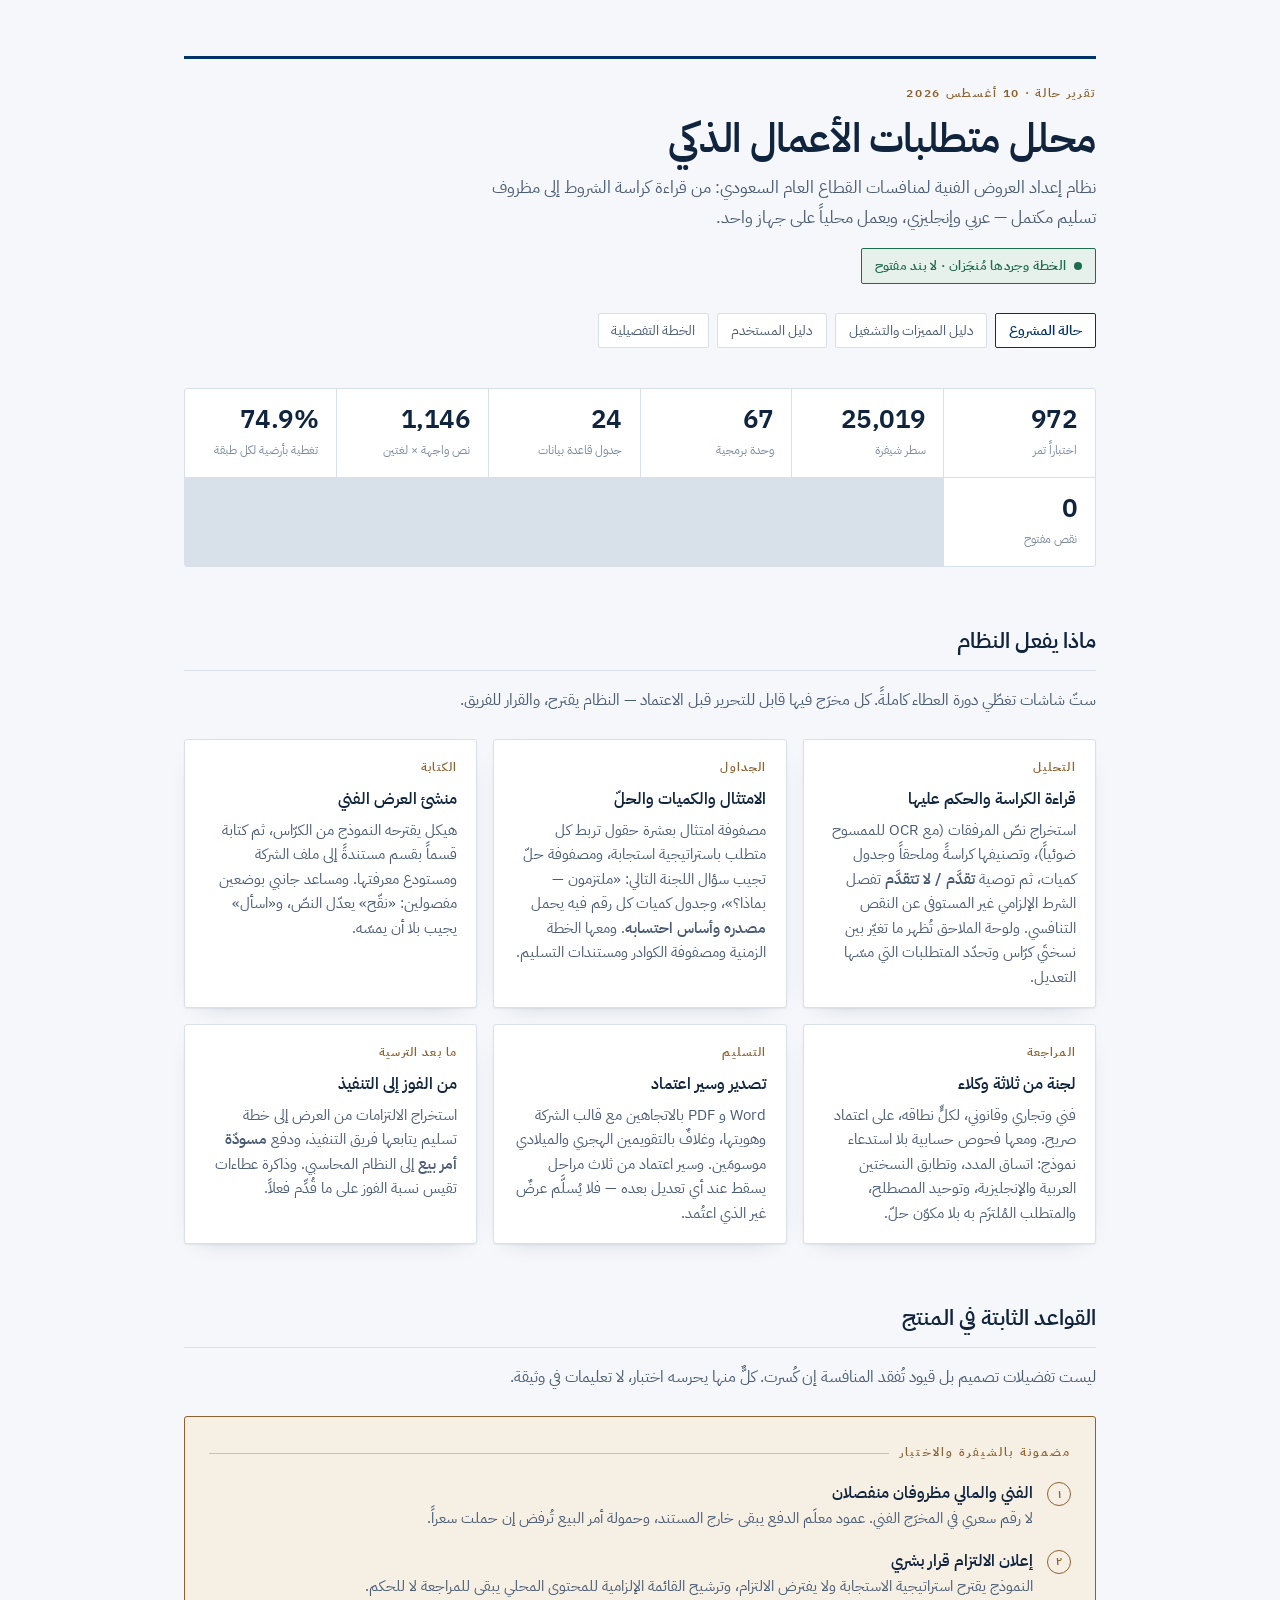
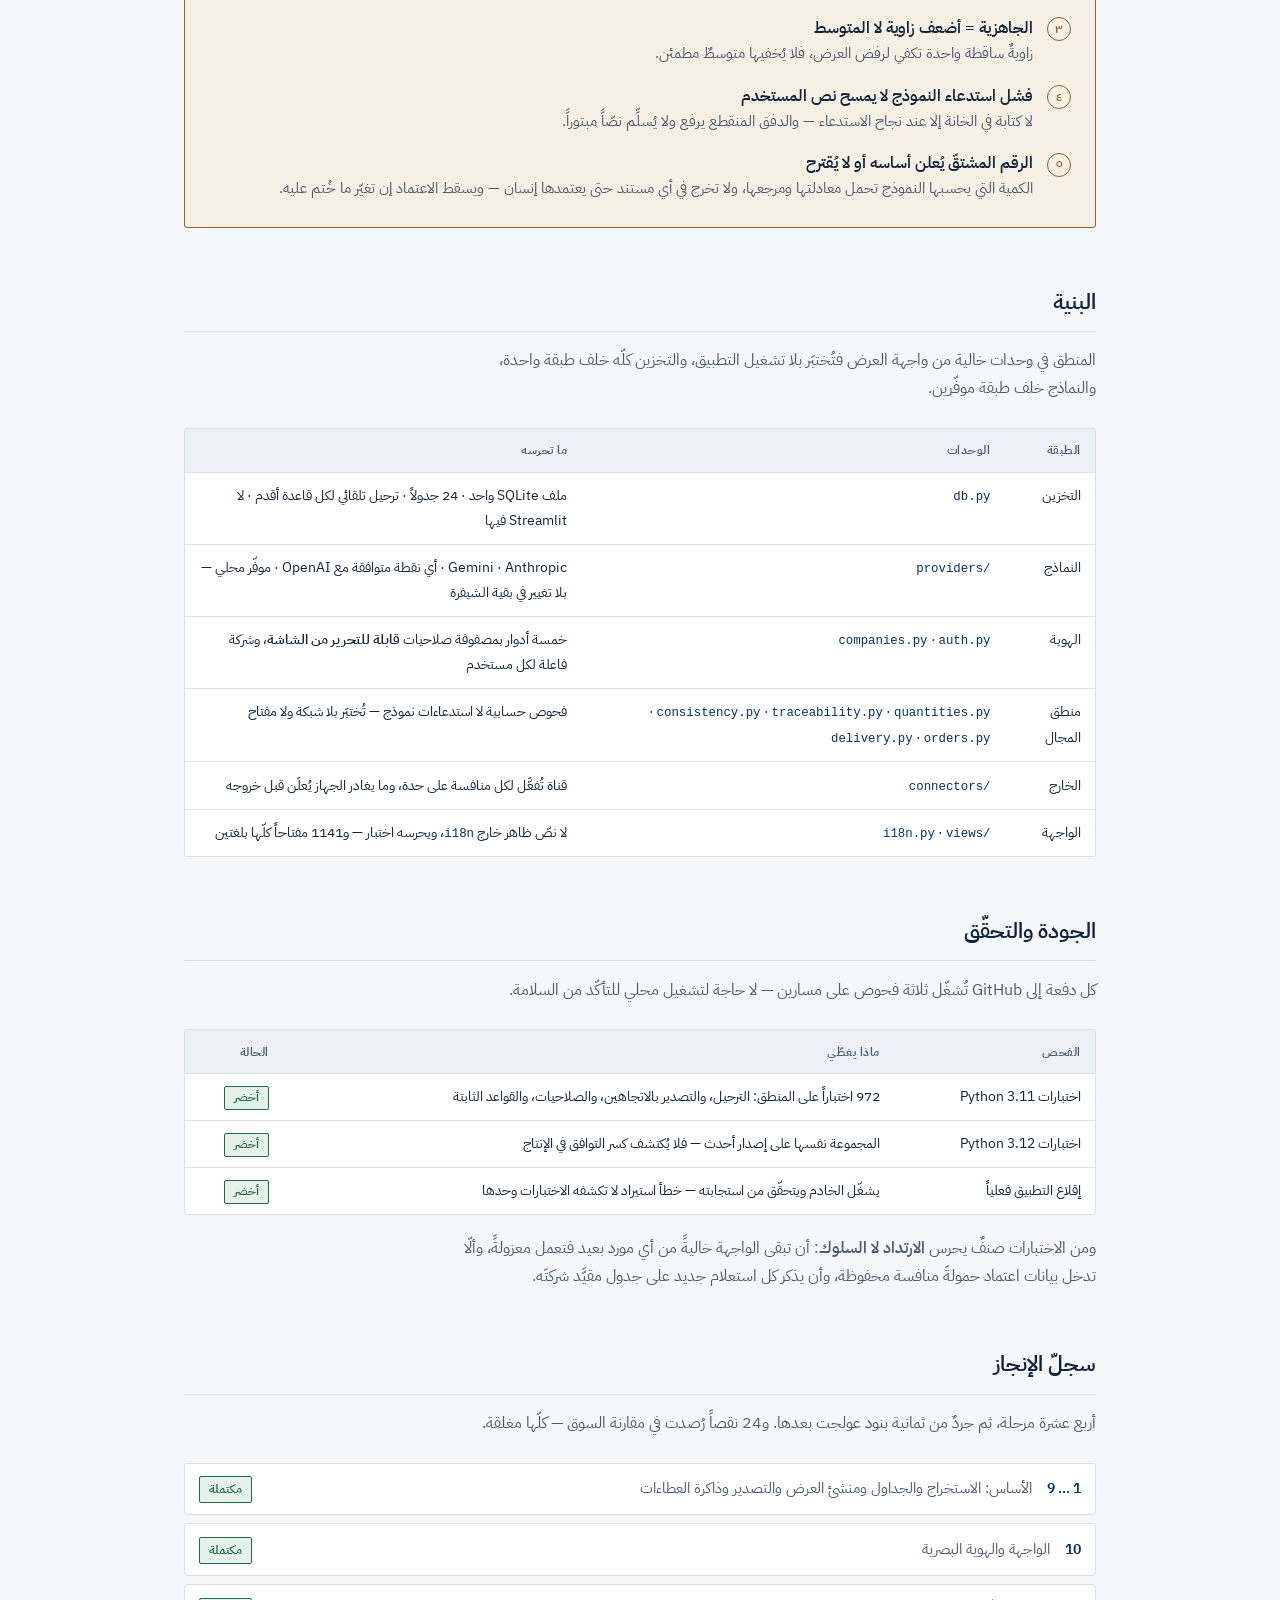
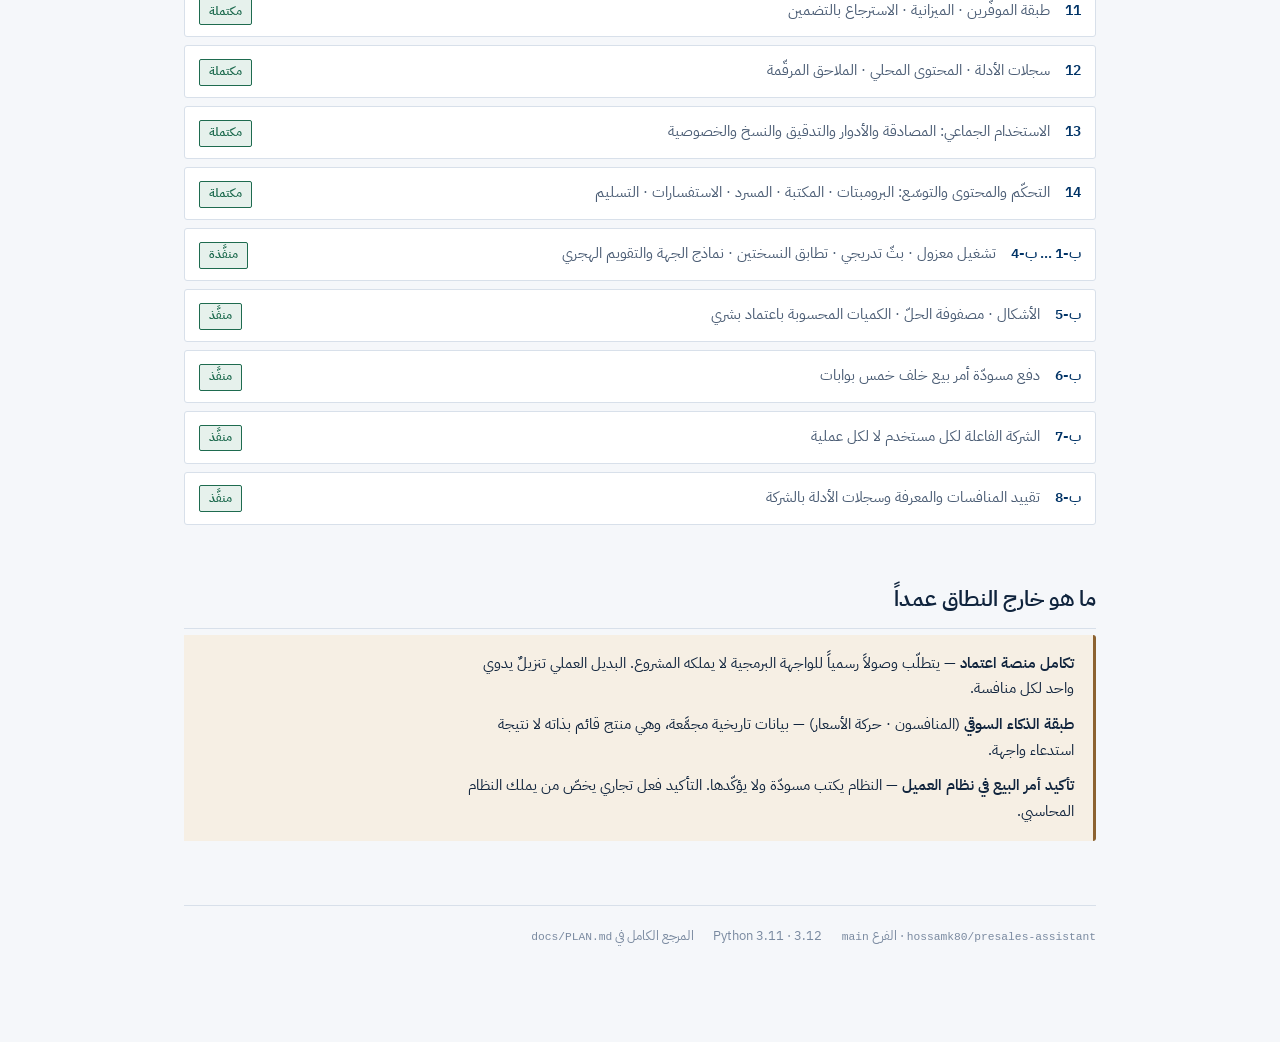
<file: docs/status.html>
<!DOCTYPE html>
<html lang="ar" dir="rtl">
<head>
<meta charset="utf-8">
<meta name="viewport" content="width=device-width, initial-scale=1">
<title>حالة المشروع · محلل متطلبات الأعمال الذكي</title>
<link rel="stylesheet" href="assets/report.css">
</head>
<body>
<div class="wrap">

<header class="masthead">
  <div class="eyebrow">تقرير حالة · 10 أغسطس 2026</div>
  <h1>محلل متطلبات الأعمال الذكي</h1>
  <p class="dek">
    نظام إعداد العروض الفنية لمنافسات القطاع العام السعودي: من قراءة كراسة
    الشروط إلى مظروف تسليم مكتمل — عربي وإنجليزي، ويعمل محلياً على جهاز واحد.
  </p>
  <div class="stamp">الخطة وجردها مُنجَزان · لا بند مفتوح</div>
  <nav class="docnav">
    <a href="status.html" aria-current="page">حالة المشروع</a>
    <a href="guide.html">دليل المميزات والتشغيل</a>
    <a href="manual.html">دليل المستخدم</a>
    <a href="PLAN.md">الخطة التفصيلية</a>
  </nav>
</header>

<div class="metrics">
  <div class="metric"><b>972</b><span>اختباراً تمر</span></div>
  <div class="metric"><b>25,019</b><span>سطر شيفرة</span></div>
  <div class="metric"><b>67</b><span>وحدة برمجية</span></div>
  <div class="metric"><b>24</b><span>جدول قاعدة بيانات</span></div>
  <div class="metric"><b>1,146</b><span>نص واجهة × لغتين</span></div>
  <div class="metric"><b>74.9%</b><span>تغطية بأرضية لكل طبقة</span></div>
  <div class="metric"><b>0</b><span>نقص مفتوح</span></div>
</div>

<section>
  <h2>ماذا يفعل النظام</h2>
  <p class="lede">
    ستّ شاشات تغطّي دورة العطاء كاملةً. كل مخرَج فيها قابل للتحرير قبل
    الاعتماد — النظام يقترح، والقرار للفريق.
  </p>
  <div class="cards">
    <div class="card">
      <span class="tag">التحليل</span>
      <h3>قراءة الكراسة والحكم عليها</h3>
      <p>
        استخراج نصّ المرفقات (مع OCR للممسوح ضوئياً)، وتصنيفها كراسةً وملحقاً
        وجدول كميات، ثم توصية <strong>تقدَّم / لا تتقدَّم</strong> تفصل الشرط
        الإلزامي غير المستوفى عن النقص التنافسي. ولوحة الملاحق تُظهر ما تغيّر
        بين نسختَي كرّاس وتحدّد المتطلبات التي مسّها التعديل.
      </p>
    </div>
    <div class="card">
      <span class="tag">الجداول</span>
      <h3>الامتثال والكميات والحلّ</h3>
      <p>
        مصفوفة امتثال بعشرة حقول تربط كل متطلب باستراتيجية استجابة، ومصفوفة
        حلّ تجيب سؤال اللجنة التالي: «ملتزمون — بماذا؟»، وجدول كميات كل رقم
        فيه يحمل <strong>مصدره وأساس احتسابه</strong>. ومعها الخطة الزمنية
        ومصفوفة الكوادر ومستندات التسليم.
      </p>
    </div>
    <div class="card">
      <span class="tag">الكتابة</span>
      <h3>منشئ العرض الفني</h3>
      <p>
        هيكل يقترحه النموذج من الكرّاس، ثم كتابة قسماً بقسم مستندةً إلى ملف
        الشركة ومستودع معرفتها. ومساعد جانبي بوضعين مفصولين: «نقّح» يعدّل
        النصّ، و«اسأل» يجيب بلا أن يمسّه.
      </p>
    </div>
    <div class="card">
      <span class="tag">المراجعة</span>
      <h3>لجنة من ثلاثة وكلاء</h3>
      <p>
        فني وتجاري وقانوني، لكلٍّ نطاقه، على اعتماد صريح. ومعها فحوص حسابية بلا
        استدعاء نموذج: اتساق المدد، وتطابق النسختين العربية والإنجليزية، وتوحيد
        المصطلح، والمتطلب المُلتزَم به بلا مكوّن حلّ.
      </p>
    </div>
    <div class="card">
      <span class="tag">التسليم</span>
      <h3>تصدير وسير اعتماد</h3>
      <p>
        Word و PDF بالاتجاهين مع قالب الشركة وهويتها، وغلافٌ بالتقويمين
        الهجري والميلادي موسومَين. وسير اعتماد من ثلاث مراحل يسقط عند أي تعديل
        بعده — فلا يُسلَّم عرضٌ غير الذي اعتُمد.
      </p>
    </div>
    <div class="card">
      <span class="tag">ما بعد الترسية</span>
      <h3>من الفوز إلى التنفيذ</h3>
      <p>
        استخراج الالتزامات من العرض إلى خطة تسليم يتابعها فريق التنفيذ، ودفع
        <strong>مسودّة أمر بيع</strong> إلى النظام المحاسبي. وذاكرة عطاءات
        تقيس نسبة الفوز على ما قُدِّم فعلاً.
      </p>
    </div>
  </div>
</section>

<section>
  <h2>القواعد الثابتة في المنتج</h2>
  <p class="lede">
    ليست تفضيلات تصميم بل قيود تُفقد المنافسة إن كُسرت. كلٌّ منها يحرسه اختبار،
    لا تعليمات في وثيقة.
  </p>
  <div class="rules">
    <p class="plate">مضمونة بالشيفرة والاختبار</p>
    <ol>
      <li>
        <span class="mark">١</span>
        <span>
          <strong>الفني والمالي مظروفان منفصلان</strong>
          <em>لا رقم سعري في المخرَج الفني. عمود معلَم الدفع يبقى خارج المستند،
          وحمولة أمر البيع تُرفض إن حملت سعراً.</em>
        </span>
      </li>
      <li>
        <span class="mark">٢</span>
        <span>
          <strong>إعلان الالتزام قرار بشري</strong>
          <em>النموذج يقترح استراتيجية الاستجابة ولا يفترض الالتزام، وترشيح
          القائمة الإلزامية للمحتوى المحلي يبقى للمراجعة لا للحكم.</em>
        </span>
      </li>
      <li>
        <span class="mark">٣</span>
        <span>
          <strong>الجاهزية = أضعف زاوية لا المتوسط</strong>
          <em>زاويةٌ ساقطة واحدة تكفي لرفض العرض، فلا يُخفيها متوسطٌ مطمئن.</em>
        </span>
      </li>
      <li>
        <span class="mark">٤</span>
        <span>
          <strong>فشل استدعاء النموذج لا يمسح نص المستخدم</strong>
          <em>لا كتابة في الخانة إلا عند نجاح الاستدعاء — والدفق المنقطع يرفع
          ولا يُسلِّم نصّاً مبتوراً.</em>
        </span>
      </li>
      <li>
        <span class="mark">٥</span>
        <span>
          <strong>الرقم المشتقّ يُعلن أساسه أو لا يُقترح</strong>
          <em>الكمية التي يحسبها النموذج تحمل معادلتها ومرجعها، ولا تخرج في أي
          مستند حتى يعتمدها إنسان — ويسقط الاعتماد إن تغيّر ما خُتم عليه.</em>
        </span>
      </li>
    </ol>
  </div>
</section>

<section>
  <h2>البنية</h2>
  <p class="lede">
    المنطق في وحدات خالية من واجهة العرض فتُختبَر بلا تشغيل التطبيق، والتخزين
    كلّه خلف طبقة واحدة، والنماذج خلف طبقة موفّرين.
  </p>
  <div class="scroll">
    <table>
      <thead>
        <tr><th>الطبقة</th><th>الوحدات</th><th>ما تحرسه</th></tr>
      </thead>
      <tbody>
        <tr>
          <td>التخزين</td>
          <td><code>db.py</code></td>
          <td>ملف SQLite واحد · 24 جدولاً · ترحيل تلقائي لكل قاعدة أقدم · لا Streamlit فيها</td>
        </tr>
        <tr>
          <td>النماذج</td>
          <td><code>providers/</code></td>
          <td>Gemini · Anthropic · أي نقطة متوافقة مع OpenAI · موفّر محلي — بلا تغيير في بقية الشيفرة</td>
        </tr>
        <tr>
          <td>الهوية</td>
          <td><code>auth.py</code> · <code>companies.py</code></td>
          <td>خمسة أدوار بمصفوفة صلاحيات <strong>قابلة للتحرير من الشاشة</strong>، وشركة فاعلة لكل مستخدم</td>
        </tr>
        <tr>
          <td>منطق المجال</td>
          <td><code>quantities.py</code> · <code>traceability.py</code> · <code>consistency.py</code> · <code>orders.py</code> · <code>delivery.py</code></td>
          <td>فحوص حسابية لا استدعاءات نموذج — تُختبَر بلا شبكة ولا مفتاح</td>
        </tr>
        <tr>
          <td>الخارج</td>
          <td><code>connectors/</code></td>
          <td>قناة تُفعَّل لكل منافسة على حدة، وما يغادر الجهاز يُعلَن قبل خروجه</td>
        </tr>
        <tr>
          <td>الواجهة</td>
          <td><code>views/</code> · <code>i18n.py</code></td>
          <td>لا نصّ ظاهر خارج <code>i18n</code>، ويحرسه اختبار — و1141 مفتاحاً كلّها بلغتين</td>
        </tr>
      </tbody>
    </table>
  </div>
</section>

<section>
  <h2>الجودة والتحقّق</h2>
  <p class="lede">
    كل دفعة إلى GitHub تُشغّل ثلاثة فحوص على مسارين — لا حاجة لتشغيل محلي
    للتأكّد من السلامة.
  </p>
  <div class="scroll">
    <table>
      <thead>
        <tr><th>الفحص</th><th>ماذا يغطّي</th><th class="n">الحالة</th></tr>
      </thead>
      <tbody>
        <tr>
          <td>اختبارات Python 3.11</td>
          <td>972 اختباراً على المنطق: الترحيل، والتصدير بالاتجاهين، والصلاحيات، والقواعد الثابتة</td>
          <td class="n"><span class="pill">أخضر</span></td>
        </tr>
        <tr>
          <td>اختبارات Python 3.12</td>
          <td>المجموعة نفسها على إصدار أحدث — فلا يُكتشف كسر التوافق في الإنتاج</td>
          <td class="n"><span class="pill">أخضر</span></td>
        </tr>
        <tr>
          <td>إقلاع التطبيق فعلياً</td>
          <td>يشغّل الخادم ويتحقّق من استجابته — خطأ استيراد لا تكشفه الاختبارات وحدها</td>
          <td class="n"><span class="pill">أخضر</span></td>
        </tr>
      </tbody>
    </table>
  </div>
  <p class="lede" style="margin-top:1.2rem;margin-bottom:0;">
    ومن الاختبارات صنفٌ يحرس <strong>الارتداد لا السلوك</strong>: أن تبقى
    الواجهة خاليةً من أي مورد بعيد فتعمل معزولةً، وألّا تدخل بيانات اعتماد
    حمولةَ منافسة محفوظة، وأن يذكر كل استعلام جديد على جدول مقيَّد شركتَه.
  </p>
</section>

<section>
  <h2>سجلّ الإنجاز</h2>
  <p class="lede">
    أربع عشرة مرحلة، ثم جردٌ من ثمانية بنود عولجت بعدها. و24 نقصاً رُصدت في
    مقارنة السوق — كلّها مغلقة.
  </p>
  <div class="ledger">
    <div class="row"><span class="id">1 … 9</span><span class="what">الأساس: الاستخراج والجداول ومنشئ العرض والتصدير وذاكرة العطاءات</span><span class="pill">مكتملة</span></div>
    <div class="row"><span class="id">10</span><span class="what">الواجهة والهوية البصرية</span><span class="pill">مكتملة</span></div>
    <div class="row"><span class="id">11</span><span class="what">طبقة الموفّرين · الميزانية · الاسترجاع بالتضمين</span><span class="pill">مكتملة</span></div>
    <div class="row"><span class="id">12</span><span class="what">سجلات الأدلة · المحتوى المحلي · الملاحق المرقّمة</span><span class="pill">مكتملة</span></div>
    <div class="row"><span class="id">13</span><span class="what">الاستخدام الجماعي: المصادقة والأدوار والتدقيق والنسخ والخصوصية</span><span class="pill">مكتملة</span></div>
    <div class="row"><span class="id">14</span><span class="what">التحكّم والمحتوى والتوسّع: البرومبتات · المكتبة · المسرد · الاستفسارات · التسليم</span><span class="pill">مكتملة</span></div>
    <div class="row"><span class="id">ب-1 … ب-4</span><span class="what">تشغيل معزول · بثّ تدريجي · تطابق النسختين · نماذج الجهة والتقويم الهجري</span><span class="pill">منفَّذة</span></div>
    <div class="row"><span class="id">ب-5</span><span class="what">الأشكال · مصفوفة الحلّ · الكميات المحسوبة باعتماد بشري</span><span class="pill">منفَّذ</span></div>
    <div class="row"><span class="id">ب-6</span><span class="what">دفع مسودّة أمر بيع خلف خمس بوابات</span><span class="pill">منفَّذ</span></div>
    <div class="row"><span class="id">ب-7</span><span class="what">الشركة الفاعلة لكل مستخدم لا لكل عملية</span><span class="pill">منفَّذ</span></div>
    <div class="row"><span class="id">ب-8</span><span class="what">تقييد المنافسات والمعرفة وسجلات الأدلة بالشركة</span><span class="pill">منفَّذ</span></div>
  </div>
</section>

<section>
  <h2>ما هو خارج النطاق عمداً</h2>
  <div class="note">
    <p>
      <strong>تكامل منصة اعتماد</strong> — يتطلّب وصولاً رسمياً للواجهة
      البرمجية لا يملكه المشروع. البديل العملي تنزيلٌ يدوي واحد لكل منافسة.
    </p>
    <p>
      <strong>طبقة الذكاء السوقي</strong> (المنافسون · حركة الأسعار) — بيانات
      تاريخية مجمَّعة، وهي منتج قائم بذاته لا نتيجة استدعاء واجهة.
    </p>
    <p>
      <strong>تأكيد أمر البيع في نظام العميل</strong> — النظام يكتب مسودّة
      ولا يؤكّدها. التأكيد فعل تجاري يخصّ من يملك النظام المحاسبي.
    </p>
  </div>
</section>

<footer>
  <span><span class="mono">hossamk80/presales-assistant</span> · الفرع <span class="mono">main</span></span>
  <span>Python 3.11 · 3.12</span>
  <span>المرجع الكامل في <span class="mono">docs/PLAN.md</span></span>
</footer>

</div>
</body>
</html>
</file>
<file: docs/assets/report.css>
/*
 * docs/assets/report.css — هوية تقارير المشروع (HTML)
 *
 * ملف واحد يخدم `status.html` و `guide.html` — لا نسخة ثانية من الأنماط.
 *
 * الخطّ **مُضمَّن في `docs/assets/fonts/`** ويُقرأ بمسار نسبي، فالتقرير يعمل
 * معزولاً عن الإنترنت كما تعمل واجهة التطبيق (ب-1). وإن فُتح الملف وحده خارج
 * المستودع يسقط إلى خطوط النظام بلا كسر — تدهورٌ لطيف لا عطل.
 *
 * **ولماذا نسخة ثانية من الخطّ هنا وفي `static/fonts/`؟** لأن لكلٍّ خادمه
 * وجذره: التطبيق يقدّمه عبر خدمة الملفات الساكنة في Streamlit، وهذه الصفحات
 * تُقدَّم من `docs/` جذراً في GitHub Pages. مسارٌ يخرج من `docs` إلى
 * `../static/fonts/` يعمل من المستودع المستنسَخ **ولا يعمل من الموقع
 * المنشور** — فيسقط الخطّ العربي بلا سبب ظاهر.
 *
 * الألوان مشتقّة من هوية التطبيق نفسها: `BRAND_COLOR = #003366`.
 */

@font-face{
  font-family:'Plex Arabic';font-style:normal;font-weight:400;font-display:swap;
  src:url("fonts/IBMPlexSansArabic-Regular.woff2") format('woff2');
}
@font-face{
  font-family:'Plex Arabic';font-style:normal;font-weight:600;font-display:swap;
  src:url("fonts/IBMPlexSansArabic-SemiBold.woff2") format('woff2');
}

/* ── الرموز ───────────────────────────────────────────────────────────────
 * الفاتح على `:root` المجرّد، والداكن يُعاد تعريفه مرتين: مرةً لتفضيل النظام
 * (محروسةً بـ `:not([data-theme="light"])` فيغلب الاختيار الصريح)، ومرةً
 * للاختيار الصريح. ولا لون يُعرَّف داخل كتلة وسائط وحدها.
 */
:root{
  --brand:#003366;
  --ink:#10243D;
  --ink-soft:#4A5C74;
  --ink-faint:#7A8AA0;
  --paper:#F5F7FA;
  --surface:#FFFFFF;
  --surface-sunk:#EDF1F7;
  --border:#D8E0EA;
  --brass:#8C6230;
  --brass-wash:#F6EFE4;
  --done:#1E6B4F;
  --done-wash:#E6F1EC;
  --guard:#9C3B2E;
  --guard-wash:#F8ECEA;
  --code-bg:#0F1D2E;
  --code-ink:#DCE6F2;
  --shadow:0 1px 2px rgba(16,36,61,.06), 0 8px 24px -16px rgba(16,36,61,.28);
}
@media (prefers-color-scheme: dark){
  :root:not([data-theme="light"]){
    --brand:#6FA8DC;
    --ink:#DFE7F0;
    --ink-soft:#A2B2C6;
    --ink-faint:#75879E;
    --paper:#0B1420;
    --surface:#121D2C;
    --surface-sunk:#0E1826;
    --border:#22334A;
    --brass:#C89B62;
    --brass-wash:#221A10;
    --done:#4FA47F;
    --done-wash:#0F2119;
    --guard:#D0705F;
    --guard-wash:#241412;
    --code-bg:#070E18;
    --code-ink:#C7D6E8;
    --shadow:0 1px 2px rgba(0,0,0,.4), 0 8px 24px -16px rgba(0,0,0,.8);
  }
}
:root[data-theme="dark"]{
  --brand:#6FA8DC;
  --ink:#DFE7F0;
  --ink-soft:#A2B2C6;
  --ink-faint:#75879E;
  --paper:#0B1420;
  --surface:#121D2C;
  --surface-sunk:#0E1826;
  --border:#22334A;
  --brass:#C89B62;
  --brass-wash:#221A10;
  --done:#4FA47F;
  --done-wash:#0F2119;
  --guard:#D0705F;
  --guard-wash:#241412;
  --code-bg:#070E18;
  --code-ink:#C7D6E8;
  --shadow:0 1px 2px rgba(0,0,0,.4), 0 8px 24px -16px rgba(0,0,0,.8);
}

*{box-sizing:border-box;}
html{color-scheme:light dark;}
body{
  margin:0;
  background:var(--paper);
  color:var(--ink);
  font-family:'Plex Arabic', system-ui, "Segoe UI", Tahoma, sans-serif;
  font-size:16px;
  line-height:1.75;
  direction:rtl;
  text-align:right;
  -webkit-font-smoothing:antialiased;
}
.wrap{max-width:60rem;margin:0 auto;padding:3.5rem 1.5rem 6rem;}
section{margin-top:3.5rem;}

/* ── الترويسة ─────────────────────────────────────────── */
.masthead{border-top:3px solid var(--brand);padding-top:1.5rem;
  display:flex;flex-direction:column;gap:.6rem;}
.eyebrow{font-size:.75rem;letter-spacing:.14em;text-transform:uppercase;
  color:var(--brass);font-weight:600;}
h1{font-size:clamp(1.7rem,4.2vw,2.5rem);line-height:1.25;margin:0;
  font-weight:600;text-wrap:balance;letter-spacing:-.01em;}
.dek{color:var(--ink-soft);max-width:62ch;margin:0;font-size:1.05rem;}
.stamp{display:inline-flex;align-items:center;gap:.5rem;align-self:flex-start;
  margin-top:.4rem;padding:.35rem .8rem;border:1px solid var(--done);
  border-radius:2px;color:var(--done);background:var(--done-wash);
  font-size:.82rem;font-weight:600;letter-spacing:.02em;}
.stamp::before{content:"";width:.5rem;height:.5rem;border-radius:50%;background:var(--done);}

/* ── التنقّل بين التقريرين ────────────────────────────── */
.docnav{display:flex;flex-wrap:wrap;gap:.5rem;margin-top:1.2rem;}
.docnav a{
  font-size:.85rem;text-decoration:none;padding:.3rem .8rem;border-radius:2px;
  border:1px solid var(--border);background:var(--surface);color:var(--ink-soft);
}
.docnav a[aria-current="page"]{border-color:var(--brand);color:var(--brand);font-weight:600;}
.docnav a:hover{border-color:var(--brand);color:var(--brand);}

/* ── شريط المؤشرات ────────────────────────────────────── */
.metrics{margin-top:2.5rem;display:grid;
  grid-template-columns:repeat(auto-fit,minmax(8.5rem,1fr));
  gap:1px;background:var(--border);border:1px solid var(--border);
  border-radius:3px;overflow:hidden;}
.metric{background:var(--surface);padding:1rem 1.1rem;}
.metric b{display:block;font-size:1.6rem;font-weight:600;line-height:1.2;
  font-variant-numeric:tabular-nums;letter-spacing:-.02em;}
.metric span{display:block;font-size:.78rem;color:var(--ink-faint);margin-top:.2rem;}

/* ── العناوين ─────────────────────────────────────────── */
h2{font-size:1.35rem;font-weight:600;margin:0 0 .35rem;padding-bottom:.6rem;
  border-bottom:1px solid var(--border);text-wrap:balance;}
h3{font-size:1rem;font-weight:600;margin:0 0 .3rem;}
.lede{color:var(--ink-soft);margin:.9rem 0 1.6rem;max-width:64ch;}
p{max-width:68ch;}

/* ── البطاقات ─────────────────────────────────────────── */
.cards{display:grid;grid-template-columns:repeat(auto-fit,minmax(16rem,1fr));gap:1rem;}
.card{background:var(--surface);border:1px solid var(--border);border-radius:3px;
  padding:1.1rem 1.2rem;box-shadow:var(--shadow);}
.card p{margin:.25rem 0 0;color:var(--ink-soft);font-size:.93rem;line-height:1.65;max-width:none;}
.card .tag{font-size:.72rem;color:var(--brass);font-weight:600;
  letter-spacing:.1em;text-transform:uppercase;display:block;margin-bottom:.45rem;}

/* ── لوحة القواعد الثابتة ─────────────────────────────── */
.rules{background:var(--brass-wash);border:1px solid var(--brass);
  border-radius:3px;padding:1.6rem 1.5rem;}
.rules .plate{font-size:.72rem;letter-spacing:.18em;text-transform:uppercase;
  color:var(--brass);font-weight:600;margin:0 0 1rem;max-width:none;
  display:flex;align-items:center;gap:.7rem;}
.rules .plate::after{content:"";flex:1;height:1px;background:var(--brass);opacity:.35;}
.rules ol{margin:0;padding:0;list-style:none;display:grid;gap:1rem;}
.rules li{display:grid;grid-template-columns:auto 1fr;gap:.9rem;align-items:start;}
.rules .mark{width:1.5rem;height:1.5rem;flex:none;margin-top:.2rem;
  border:1px solid var(--brass);border-radius:50%;display:grid;place-items:center;
  font-size:.75rem;font-weight:600;color:var(--brass);font-variant-numeric:tabular-nums;}
.rules strong{display:block;font-weight:600;}
.rules em{display:block;font-style:normal;color:var(--ink-soft);
  font-size:.92rem;line-height:1.6;}

/* ── الجداول ──────────────────────────────────────────── */
.scroll{overflow-x:auto;border:1px solid var(--border);border-radius:3px;
  background:var(--surface);}
table{border-collapse:collapse;width:100%;font-size:.9rem;min-width:34rem;}
th,td{padding:.65rem .9rem;text-align:right;border-bottom:1px solid var(--border);
  vertical-align:top;}
th{background:var(--surface-sunk);font-weight:600;font-size:.78rem;
  letter-spacing:.04em;color:var(--ink-soft);white-space:nowrap;}
tbody tr:last-child td{border-bottom:none;}
td.n{font-variant-numeric:tabular-nums;white-space:nowrap;}
code,.mono{font-family:ui-monospace,"SF Mono",Menlo,Consolas,monospace;
  font-size:.86em;direction:ltr;display:inline-block;color:var(--brand);}

/* ── كتل الأوامر ──────────────────────────────────────── */
pre{background:var(--code-bg);color:var(--code-ink);border-radius:3px;
  padding:1rem 1.1rem;overflow-x:auto;direction:ltr;text-align:left;
  font-size:.85rem;line-height:1.7;margin:0;
  font-family:ui-monospace,"SF Mono",Menlo,Consolas,monospace;}
pre code{color:inherit;font-size:1em;display:block;}
/* التعليق العربي داخل أمرٍ لاتيني: `isolate` تجعله كتلةً واحدة في تدفّق
 * السطر اللاتيني، فيبقى **بعد** الأمر. بدونها يُعاد ترتيبه فيظهر قبله،
 * ويقرأ المستخدم الأمر مبتوراً أو ينسخه ناقصاً. */
pre .c{color:#8FA8C4;unicode-bidi:isolate;direction:rtl;}

/* ── الخطوات المرقّمة ─────────────────────────────────── */
.steps{display:grid;gap:1.1rem;counter-reset:step;list-style:none;margin:0;padding:0;}
.steps > li{display:grid;grid-template-columns:auto 1fr;gap:1rem;align-items:start;}
.steps > li::before{
  counter-increment:step;content:counter(step);
  width:1.75rem;height:1.75rem;border-radius:50%;
  background:var(--brand);color:var(--surface);
  display:grid;place-items:center;font-size:.8rem;font-weight:600;
  font-variant-numeric:tabular-nums;margin-top:.15rem;
}
:root[data-theme="dark"] .steps > li::before,
:root:not([data-theme="light"]) .steps > li::before{color:var(--paper);}
.steps .body{display:grid;gap:.6rem;min-width:0;}
.steps p{margin:0;color:var(--ink-soft);font-size:.95rem;}

/* ── سجلّ الحالة ──────────────────────────────────────── */
.ledger{display:grid;gap:.5rem;}
.row{display:grid;grid-template-columns:auto 1fr auto;gap:.9rem;align-items:baseline;
  padding:.7rem .9rem;background:var(--surface);border:1px solid var(--border);
  border-radius:3px;}
.row .id{font-variant-numeric:tabular-nums;font-weight:600;color:var(--brand);
  font-size:.85rem;white-space:nowrap;}
.row .what{color:var(--ink-soft);font-size:.93rem;}
.pill{font-size:.72rem;font-weight:600;padding:.15rem .55rem;border-radius:2px;
  white-space:nowrap;background:var(--done-wash);color:var(--done);
  border:1px solid var(--done);}

/* ── الملاحظات ────────────────────────────────────────── */
.note,.warn{border-inline-start:3px solid var(--brass);background:var(--brass-wash);
  padding:1rem 1.2rem;border-radius:0 3px 3px 0;}
.warn{border-inline-start-color:var(--guard);background:var(--guard-wash);}
.note p,.warn p{margin:0;font-size:.95rem;line-height:1.7;}
.note p + p,.warn p + p{margin-top:.6rem;}

footer{margin-top:4rem;padding-top:1.2rem;border-top:1px solid var(--border);
  color:var(--ink-faint);font-size:.82rem;display:flex;flex-wrap:wrap;gap:.4rem 1.2rem;}
footer .mono{color:var(--ink-faint);}
a{color:var(--brand);}
:focus-visible{outline:2px solid var(--brass);outline-offset:2px;}
@media (prefers-reduced-motion:reduce){*{animation:none !important;transition:none !important;}}
</file>
